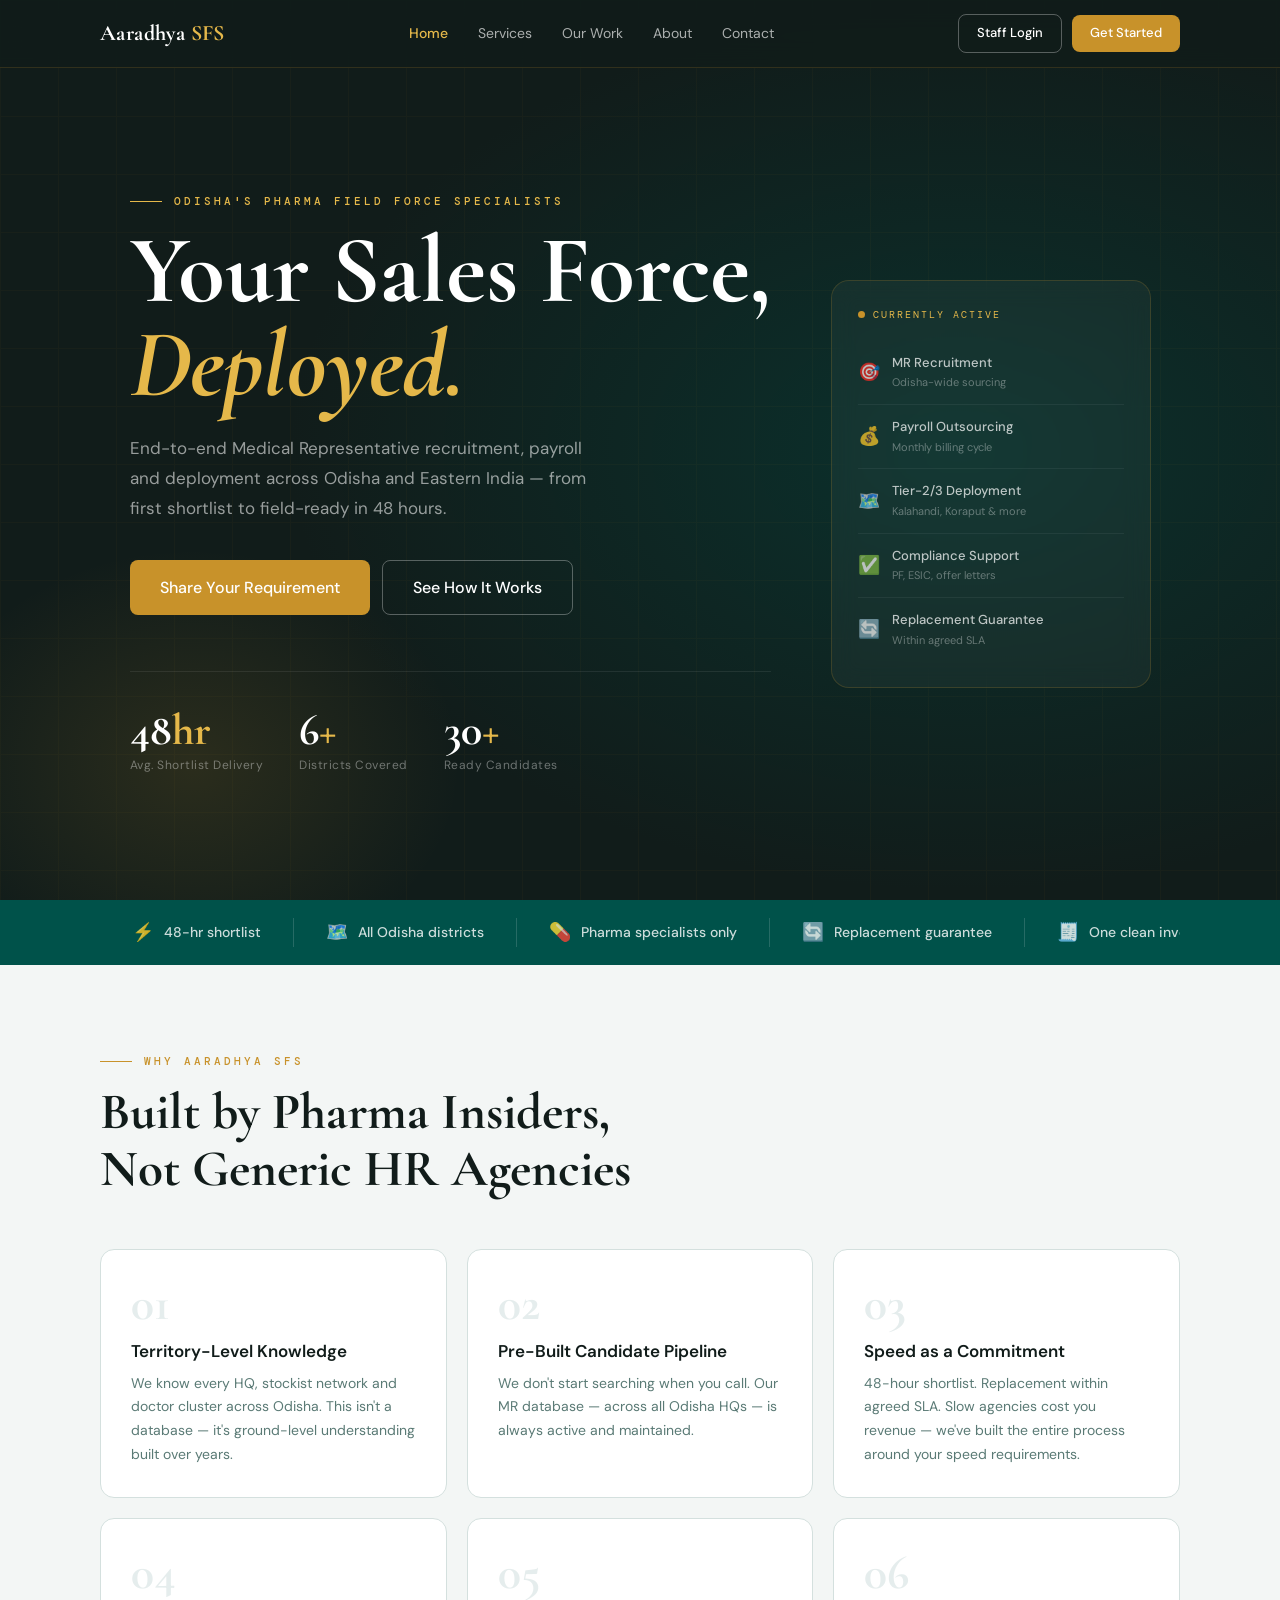
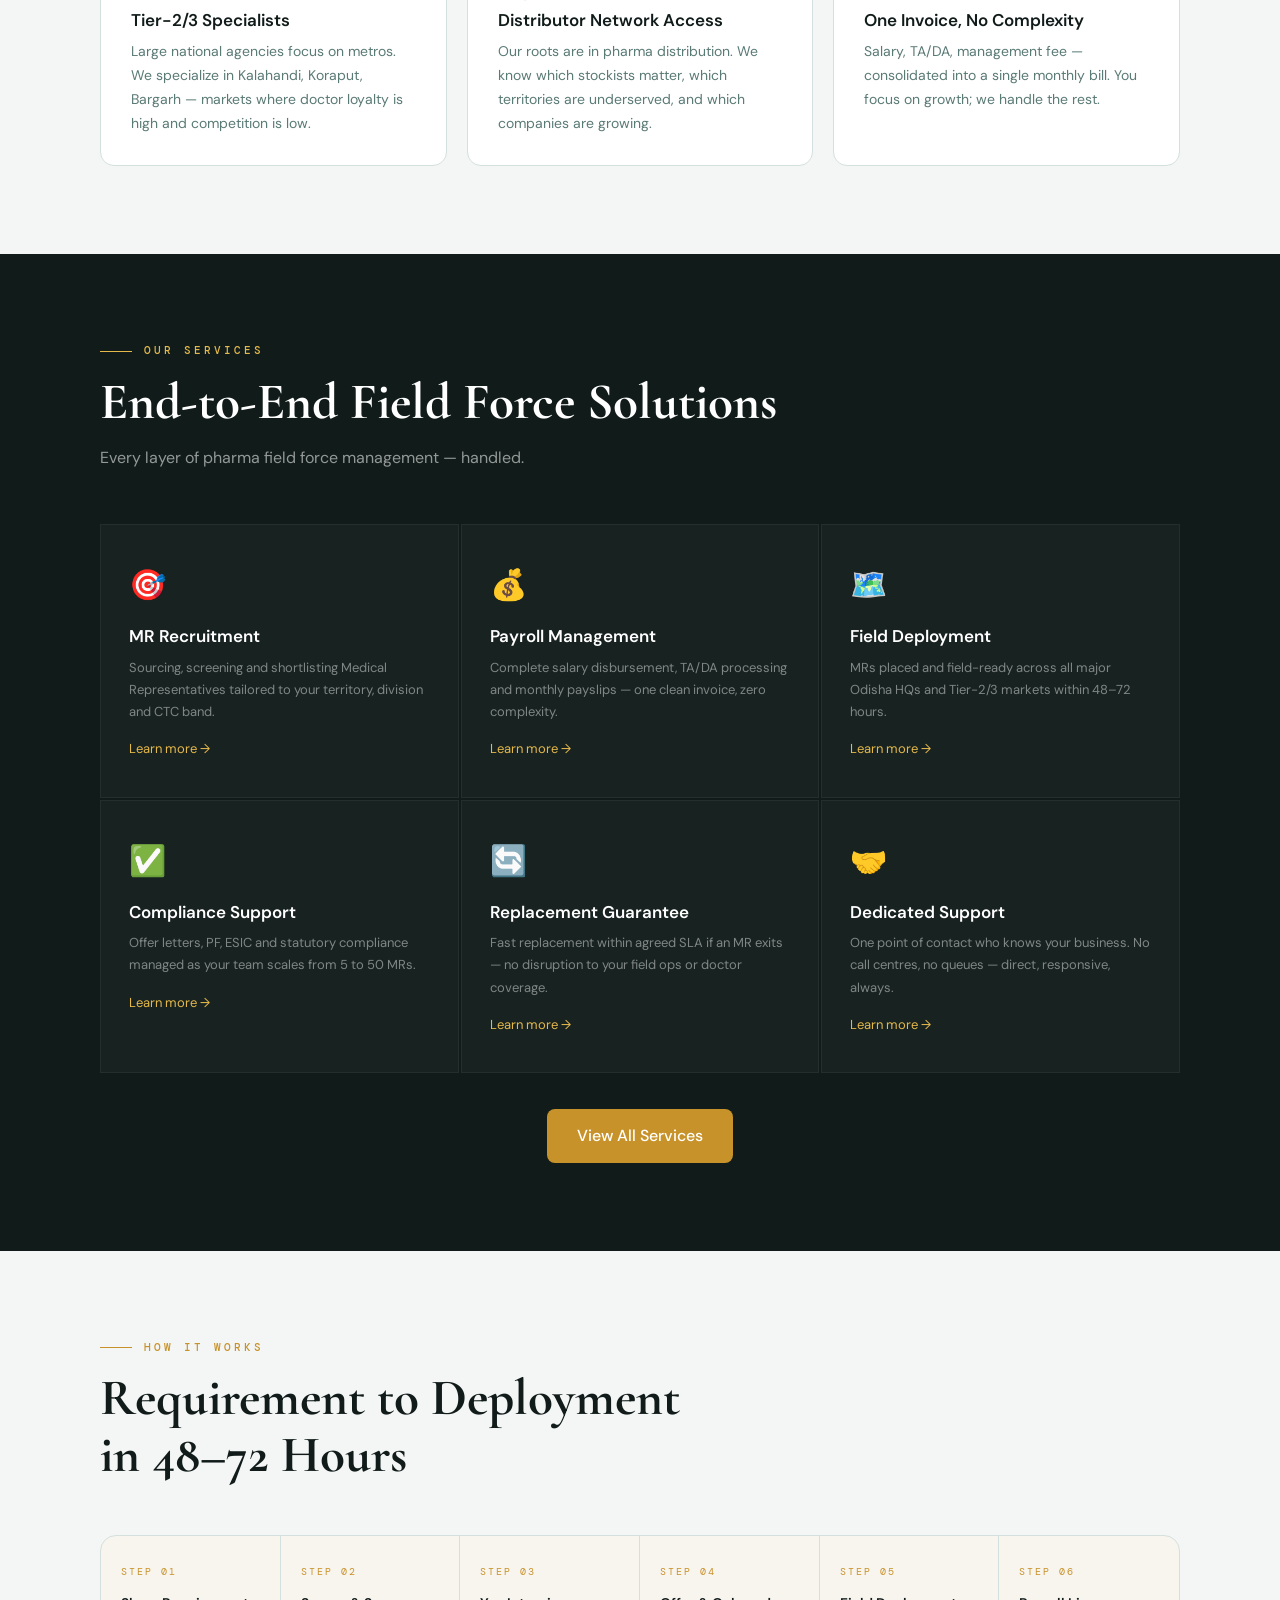
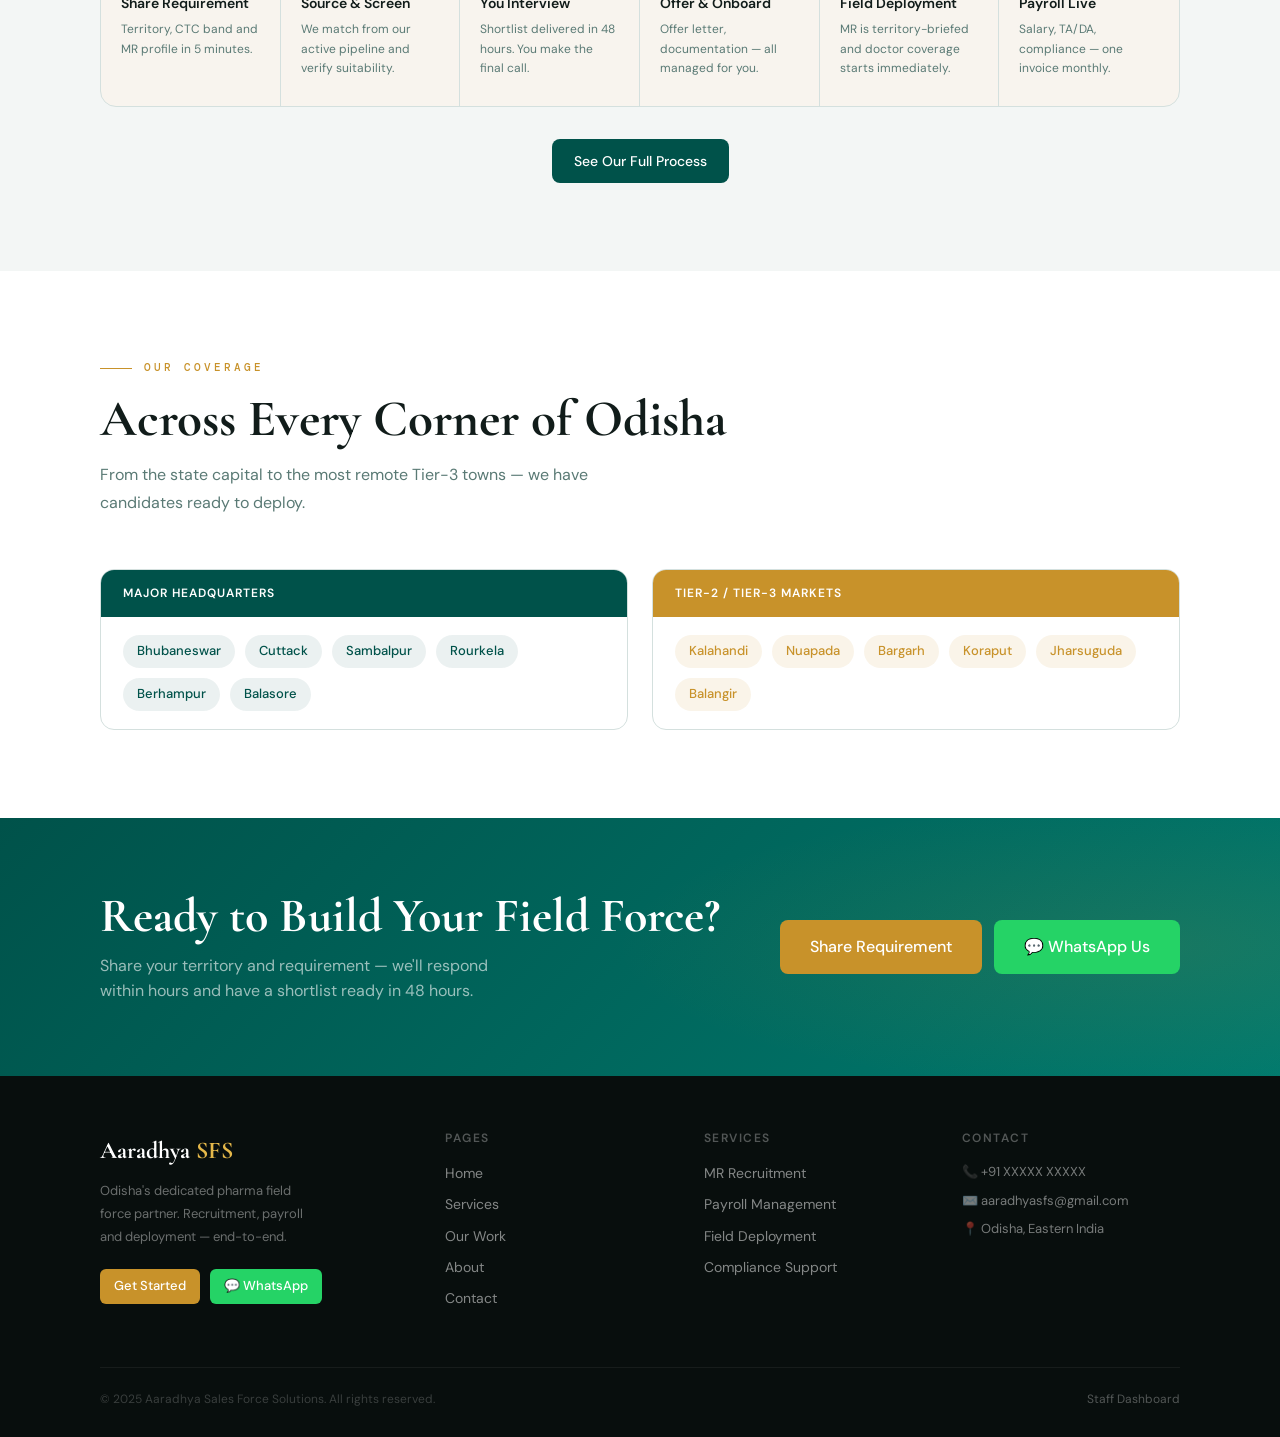
<file: index.html>
<!DOCTYPE html>
<html lang="en">
<head>
<meta charset="UTF-8">
<meta name="viewport" content="width=device-width, initial-scale=1.0">
<title>Aaradhya Sales Force Solutions — Pharma Field Force Partner, Odisha</title>
<meta name="description" content="End-to-end MR recruitment, payroll and deployment across Odisha and Eastern India. From shortlist to field-ready in 48 hours.">
<link rel="stylesheet" href="_shared.css">
<style>
/* ── HOME HERO ── */
.hero {
  min-height: 100vh; background: var(--dark);
  display: flex; align-items: center;
  position: relative; overflow: hidden;
  padding-top: var(--nav-h);
}
.hero-bg {
  position: absolute; inset: 0;
  background:
    radial-gradient(ellipse 75% 70% at 75% 50%, rgba(0,82,74,.38) 0%, transparent 70%),
    radial-gradient(ellipse 35% 40% at 15% 85%, rgba(200,146,42,.14) 0%, transparent 60%);
}
.hero-grid {
  position: absolute; inset: 0; opacity: .035;
  background-image: linear-gradient(var(--gold) 1px, transparent 1px),
                    linear-gradient(90deg, var(--gold) 1px, transparent 1px);
  background-size: 58px 58px;
}
.hero-inner {
  position: relative; z-index: 2;
  display: grid; grid-template-columns: 1fr 320px;
  gap: 60px; align-items: center; padding: 80px 0;
}
.hero-h1 {
  font-family: 'Cormorant Garamond', serif;
  font-size: clamp(52px, 7.5vw, 96px);
  font-weight: 700; color: #fff; line-height: .98;
}
.hero-h1 em { color: var(--gold-lt); font-style: italic; display: block; }
.hero-sub {
  font-size: 17px; color: rgba(255,255,255,.57); line-height: 1.75;
  max-width: 480px; margin: 22px 0 36px;
}
.hero-cta { display: flex; gap: 12px; flex-wrap: wrap; margin-bottom: 56px; }
.hero-stats { display: flex; gap: 36px; flex-wrap: wrap; padding-top: 36px; border-top: 1px solid rgba(255,255,255,.08); }
.stat-val { font-family: 'Cormorant Garamond', serif; font-size: 44px; font-weight: 700; color: #fff; line-height: 1; }
.stat-val span { color: var(--gold-lt); }
.stat-label { font-size: 12px; color: rgba(255,255,255,.38); margin-top: 4px; letter-spacing: .5px; }

/* live panel */
.hero-panel {
  background: rgba(255,255,255,.04); border: 1px solid rgba(200,146,42,.2);
  border-radius: 18px; padding: 26px; backdrop-filter: blur(12px);
}
.panel-head {
  font-family: 'DM Mono', monospace; font-size: 10px;
  color: var(--gold-lt); letter-spacing: 2px; margin-bottom: 18px;
  display: flex; align-items: center; gap: 8px;
}
.panel-dot { width: 7px; height: 7px; border-radius: 50%; background: var(--gold); animation: pulse 2s infinite; }
@keyframes pulse { 0%,100%{opacity:1;} 50%{opacity:.3;} }
.panel-item {
  display: flex; align-items: center; gap: 12px;
  padding: 12px 0; border-bottom: 1px solid rgba(255,255,255,.06);
  font-size: 13px; color: rgba(255,255,255,.72);
}
.panel-item:last-child { border-bottom: none; }
.panel-item-icon { font-size: 18px; flex-shrink: 0; }
.panel-item-label { font-weight: 500; }
.panel-item-sub { font-size: 11px; color: rgba(255,255,255,.35); margin-top: 1px; }

/* ── VALUE STRIP ── */
.value-strip { background: var(--teal); padding: 18px 0; }
.value-strip-inner { display: flex; gap: 0; overflow: hidden; }
.value-item {
  display: flex; align-items: center; gap: 10px;
  padding: 0 32px; border-right: 1px solid rgba(255,255,255,.15);
  flex-shrink: 0; font-size: 14px; color: rgba(255,255,255,.8); font-weight: 500;
}
.value-item:last-child { border-right: none; }
.value-item .vi-icon { font-size: 18px; }

/* ── WHY US ── */
.why-grid { display: grid; grid-template-columns: repeat(3, 1fr); gap: 20px; margin-top: 52px; }
.why-card {
  padding: 30px; border-radius: 14px; border: 1px solid var(--border); background: #fff;
  transition: transform .2s, box-shadow .2s;
}
.why-card:hover { transform: translateY(-4px); box-shadow: 0 16px 40px rgba(0,82,74,.1); }
.why-num {
  font-family: 'Cormorant Garamond', serif; font-size: 48px;
  font-weight: 700; color: rgba(0,82,74,.1); line-height: 1; margin-bottom: 14px;
}
.why-card h3 { font-size: 17px; font-weight: 600; margin-bottom: 10px; }
.why-card p { font-size: 14px; color: var(--muted); line-height: 1.7; }

/* ── SERVICES PREVIEW ── */
.services-section { background: var(--dark); }
.services-grid { display: grid; grid-template-columns: repeat(3, 1fr); gap: 2px; margin-top: 52px; }
.svc-tile {
  background: rgba(255,255,255,.03); padding: 36px 28px;
  border: 1px solid rgba(255,255,255,.05);
  transition: background .2s;
}
.svc-tile:hover { background: rgba(0,122,110,.15); }
.svc-icon { font-size: 30px; margin-bottom: 18px; }
.svc-tile h3 { font-size: 17px; font-weight: 600; color: #fff; margin-bottom: 10px; }
.svc-tile p { font-size: 13px; color: rgba(255,255,255,.45); line-height: 1.7; }
.svc-link { font-size: 13px; color: var(--gold-lt); margin-top: 16px; display: inline-flex; align-items: center; gap: 5px; transition: gap .15s; }
.svc-tile:hover .svc-link { gap: 8px; }

/* ── PROCESS STRIP ── */
.process-row { display: grid; grid-template-columns: repeat(6, 1fr); gap: 0; margin-top: 52px; background: var(--cream); border-radius: 16px; overflow: hidden; border: 1px solid var(--border); }
.proc-step { padding: 28px 20px; border-right: 1px solid var(--border); position: relative; }
.proc-step:last-child { border-right: none; }
.proc-num { font-family: 'DM Mono', monospace; font-size: 10px; color: var(--gold); letter-spacing: 2px; margin-bottom: 12px; }
.proc-title { font-size: 14px; font-weight: 600; margin-bottom: 6px; }
.proc-body { font-size: 12px; color: var(--muted); line-height: 1.6; }

/* ── CTA BAND ── */
.cta-band {
  background: linear-gradient(135deg, var(--teal) 0%, var(--teal-mid) 100%);
  padding: 72px 0; position: relative; overflow: hidden;
}
.cta-band::before {
  content: ''; position: absolute; inset: 0;
  background: radial-gradient(ellipse 60% 80% at 90% 50%, rgba(200,146,42,.12) 0%, transparent 70%);
}
.cta-inner { position: relative; z-index: 1; display: flex; align-items: center; justify-content: space-between; gap: 40px; flex-wrap: wrap; }
.cta-band h2 { font-family: 'Cormorant Garamond', serif; font-size: clamp(30px, 4vw, 48px); font-weight: 700; color: #fff; line-height: 1.1; }
.cta-band p { font-size: 16px; color: rgba(255,255,255,.6); margin-top: 10px; max-width: 400px; }
.cta-actions { display: flex; gap: 12px; flex-wrap: wrap; flex-shrink: 0; }

/* ── COVERAGE TEASER ── */
.cov-grid { display: grid; grid-template-columns: 1fr 1fr; gap: 24px; margin-top: 52px; }
.cov-box { border-radius: 14px; overflow: hidden; border: 1px solid var(--border); }
.cov-box-head { padding: 14px 22px; font-size: 12px; font-weight: 600; letter-spacing: 1px; text-transform: uppercase; }
.cov-pills { display: flex; flex-wrap: wrap; gap: 10px; padding: 18px 22px; }
.cov-pill { padding: 6px 14px; border-radius: 20px; font-size: 13px; font-weight: 500; }

@media(max-width:900px){
  .hero-inner{grid-template-columns:1fr;} .hero-panel{display:none;}
  .why-grid{grid-template-columns:1fr 1fr;}
  .services-grid{grid-template-columns:1fr 1fr;}
  .process-row{grid-template-columns:1fr 1fr;}
  .cov-grid{grid-template-columns:1fr;}
}
@media(max-width:600px){
  .why-grid{grid-template-columns:1fr;}
  .services-grid{grid-template-columns:1fr;}
  .process-row{grid-template-columns:1fr;}
  .value-strip-inner{flex-wrap:wrap;}
}
</style>
</head>
<body>
<script>window.ACTIVE_PAGE='index.html';</script>

<!-- HERO -->
<section class="hero">
  <div class="hero-bg"></div><div class="hero-grid"></div>
  <div class="container">
    <div class="hero-inner">
      <div>
        <div class="eyebrow light">Odisha's Pharma Field Force Specialists</div>
        <h1 class="hero-h1">Your Sales Force,<em>Deployed.</em></h1>
        <p class="hero-sub">End-to-end Medical Representative recruitment, payroll and deployment across Odisha and Eastern India — from first shortlist to field-ready in 48 hours.</p>
        <div class="hero-cta">
          <a href="contact.html" class="btn btn-gold btn-lg">Share Your Requirement</a>
          <a href="our-work.html" class="btn btn-outline-dark btn-lg">See How It Works</a>
        </div>
        <div class="hero-stats">
          <div><div class="stat-val">48<span>hr</span></div><div class="stat-label">Avg. Shortlist Delivery</div></div>
          <div><div class="stat-val">6<span>+</span></div><div class="stat-label">Districts Covered</div></div>
          <div><div class="stat-val">30<span>+</span></div><div class="stat-label">Ready Candidates</div></div>
        </div>
      </div>
      <div class="hero-panel">
        <div class="panel-head"><div class="panel-dot"></div>CURRENTLY ACTIVE</div>
        <div class="panel-item"><div class="panel-item-icon">🎯</div><div><div class="panel-item-label">MR Recruitment</div><div class="panel-item-sub">Odisha-wide sourcing</div></div></div>
        <div class="panel-item"><div class="panel-item-icon">💰</div><div><div class="panel-item-label">Payroll Outsourcing</div><div class="panel-item-sub">Monthly billing cycle</div></div></div>
        <div class="panel-item"><div class="panel-item-icon">🗺️</div><div><div class="panel-item-label">Tier-2/3 Deployment</div><div class="panel-item-sub">Kalahandi, Koraput & more</div></div></div>
        <div class="panel-item"><div class="panel-item-icon">✅</div><div><div class="panel-item-label">Compliance Support</div><div class="panel-item-sub">PF, ESIC, offer letters</div></div></div>
        <div class="panel-item"><div class="panel-item-icon">🔄</div><div><div class="panel-item-label">Replacement Guarantee</div><div class="panel-item-sub">Within agreed SLA</div></div></div>
      </div>
    </div>
  </div>
</section>

<!-- VALUE STRIP -->
<div class="value-strip">
  <div class="container">
    <div class="value-strip-inner">
      <div class="value-item"><span class="vi-icon">⚡</span> 48-hr shortlist</div>
      <div class="value-item"><span class="vi-icon">🗺️</span> All Odisha districts</div>
      <div class="value-item"><span class="vi-icon">💊</span> Pharma specialists only</div>
      <div class="value-item"><span class="vi-icon">🔄</span> Replacement guarantee</div>
      <div class="value-item"><span class="vi-icon">🧾</span> One clean invoice</div>
      <div class="value-item"><span class="vi-icon">🤝</span> Single point of contact</div>
    </div>
  </div>
</div>

<!-- WHY US -->
<section class="section" style="background:var(--page-bg)">
  <div class="container">
    <div class="eyebrow">Why Aaradhya SFS</div>
    <h2 class="section-title">Built by Pharma Insiders,<br>Not Generic HR Agencies</h2>
    <div class="why-grid">
      <div class="why-card"><div class="why-num">01</div><h3>Territory-Level Knowledge</h3><p>We know every HQ, stockist network and doctor cluster across Odisha. This isn't a database — it's ground-level understanding built over years.</p></div>
      <div class="why-card"><div class="why-num">02</div><h3>Pre-Built Candidate Pipeline</h3><p>We don't start searching when you call. Our MR database — across all Odisha HQs — is always active and maintained.</p></div>
      <div class="why-card"><div class="why-num">03</div><h3>Speed as a Commitment</h3><p>48-hour shortlist. Replacement within agreed SLA. Slow agencies cost you revenue — we've built the entire process around your speed requirements.</p></div>
      <div class="why-card"><div class="why-num">04</div><h3>Tier-2/3 Specialists</h3><p>Large national agencies focus on metros. We specialize in Kalahandi, Koraput, Bargarh — markets where doctor loyalty is high and competition is low.</p></div>
      <div class="why-card"><div class="why-num">05</div><h3>Distributor Network Access</h3><p>Our roots are in pharma distribution. We know which stockists matter, which territories are underserved, and which companies are growing.</p></div>
      <div class="why-card"><div class="why-num">06</div><h3>One Invoice, No Complexity</h3><p>Salary, TA/DA, management fee — consolidated into a single monthly bill. You focus on growth; we handle the rest.</p></div>
    </div>
  </div>
</section>

<!-- SERVICES PREVIEW -->
<section class="section services-section">
  <div class="container">
    <div class="eyebrow light">Our Services</div>
    <h2 class="section-title light">End-to-End Field Force Solutions</h2>
    <p class="section-sub light">Every layer of pharma field force management — handled.</p>
    <div class="services-grid">
      <div class="svc-tile"><div class="svc-icon">🎯</div><h3>MR Recruitment</h3><p>Sourcing, screening and shortlisting Medical Representatives tailored to your territory, division and CTC band.</p><a href="services.html#recruitment" class="svc-link">Learn more →</a></div>
      <div class="svc-tile"><div class="svc-icon">💰</div><h3>Payroll Management</h3><p>Complete salary disbursement, TA/DA processing and monthly payslips — one clean invoice, zero complexity.</p><a href="services.html#payroll" class="svc-link">Learn more →</a></div>
      <div class="svc-tile"><div class="svc-icon">🗺️</div><h3>Field Deployment</h3><p>MRs placed and field-ready across all major Odisha HQs and Tier-2/3 markets within 48–72 hours.</p><a href="services.html#deployment" class="svc-link">Learn more →</a></div>
      <div class="svc-tile"><div class="svc-icon">✅</div><h3>Compliance Support</h3><p>Offer letters, PF, ESIC and statutory compliance managed as your team scales from 5 to 50 MRs.</p><a href="services.html#compliance" class="svc-link">Learn more →</a></div>
      <div class="svc-tile"><div class="svc-icon">🔄</div><h3>Replacement Guarantee</h3><p>Fast replacement within agreed SLA if an MR exits — no disruption to your field ops or doctor coverage.</p><a href="services.html#replacement" class="svc-link">Learn more →</a></div>
      <div class="svc-tile"><div class="svc-icon">🤝</div><h3>Dedicated Support</h3><p>One point of contact who knows your business. No call centres, no queues — direct, responsive, always.</p><a href="services.html#support" class="svc-link">Learn more →</a></div>
    </div>
    <div style="margin-top:36px;text-align:center"><a href="services.html" class="btn btn-gold btn-lg">View All Services</a></div>
  </div>
</section>

<!-- PROCESS -->
<section class="section" style="background:var(--page-bg)">
  <div class="container">
    <div class="eyebrow">How It Works</div>
    <h2 class="section-title">Requirement to Deployment<br>in 48–72 Hours</h2>
    <div class="process-row">
      <div class="proc-step"><div class="proc-num">STEP 01</div><div class="proc-title">Share Requirement</div><div class="proc-body">Territory, CTC band and MR profile in 5 minutes.</div></div>
      <div class="proc-step"><div class="proc-num">STEP 02</div><div class="proc-title">Source & Screen</div><div class="proc-body">We match from our active pipeline and verify suitability.</div></div>
      <div class="proc-step"><div class="proc-num">STEP 03</div><div class="proc-title">You Interview</div><div class="proc-body">Shortlist delivered in 48 hours. You make the final call.</div></div>
      <div class="proc-step"><div class="proc-num">STEP 04</div><div class="proc-title">Offer & Onboard</div><div class="proc-body">Offer letter, documentation — all managed for you.</div></div>
      <div class="proc-step"><div class="proc-num">STEP 05</div><div class="proc-title">Field Deployment</div><div class="proc-body">MR is territory-briefed and doctor coverage starts immediately.</div></div>
      <div class="proc-step"><div class="proc-num">STEP 06</div><div class="proc-title">Payroll Live</div><div class="proc-body">Salary, TA/DA, compliance — one invoice monthly.</div></div>
    </div>
    <div style="margin-top:32px;text-align:center"><a href="our-work.html" class="btn btn-primary">See Our Full Process</a></div>
  </div>
</section>

<!-- COVERAGE TEASER -->
<section class="section">
  <div class="container">
    <div class="eyebrow">Our Coverage</div>
    <h2 class="section-title">Across Every Corner of Odisha</h2>
    <p class="section-sub">From the state capital to the most remote Tier-3 towns — we have candidates ready to deploy.</p>
    <div class="cov-grid">
      <div class="cov-box">
        <div class="cov-box-head" style="background:var(--teal);color:#fff">Major Headquarters</div>
        <div class="cov-pills">
          <span class="cov-pill" style="background:rgba(0,82,74,.08);color:var(--teal)">Bhubaneswar</span>
          <span class="cov-pill" style="background:rgba(0,82,74,.08);color:var(--teal)">Cuttack</span>
          <span class="cov-pill" style="background:rgba(0,82,74,.08);color:var(--teal)">Sambalpur</span>
          <span class="cov-pill" style="background:rgba(0,82,74,.08);color:var(--teal)">Rourkela</span>
          <span class="cov-pill" style="background:rgba(0,82,74,.08);color:var(--teal)">Berhampur</span>
          <span class="cov-pill" style="background:rgba(0,82,74,.08);color:var(--teal)">Balasore</span>
        </div>
      </div>
      <div class="cov-box">
        <div class="cov-box-head" style="background:var(--gold);color:#fff">Tier-2 / Tier-3 Markets</div>
        <div class="cov-pills">
          <span class="cov-pill" style="background:rgba(200,146,42,.1);color:var(--gold)">Kalahandi</span>
          <span class="cov-pill" style="background:rgba(200,146,42,.1);color:var(--gold)">Nuapada</span>
          <span class="cov-pill" style="background:rgba(200,146,42,.1);color:var(--gold)">Bargarh</span>
          <span class="cov-pill" style="background:rgba(200,146,42,.1);color:var(--gold)">Koraput</span>
          <span class="cov-pill" style="background:rgba(200,146,42,.1);color:var(--gold)">Jharsuguda</span>
          <span class="cov-pill" style="background:rgba(200,146,42,.1);color:var(--gold)">Balangir</span>
        </div>
      </div>
    </div>
  </div>
</section>

<!-- CTA BAND -->
<div class="cta-band">
  <div class="container">
    <div class="cta-inner">
      <div>
        <h2>Ready to Build Your Field Force?</h2>
        <p>Share your territory and requirement — we'll respond within hours and have a shortlist ready in 48 hours.</p>
      </div>
      <div class="cta-actions">
        <a href="contact.html" class="btn btn-gold btn-lg">Share Requirement</a>
        <a href="https://wa.me/91XXXXXXXXXX" target="_blank" class="btn btn-wa btn-lg">💬 WhatsApp Us</a>
      </div>
    </div>
  </div>
</div>

<script src="_layout.js"></script>
</body>
</html>
</file>
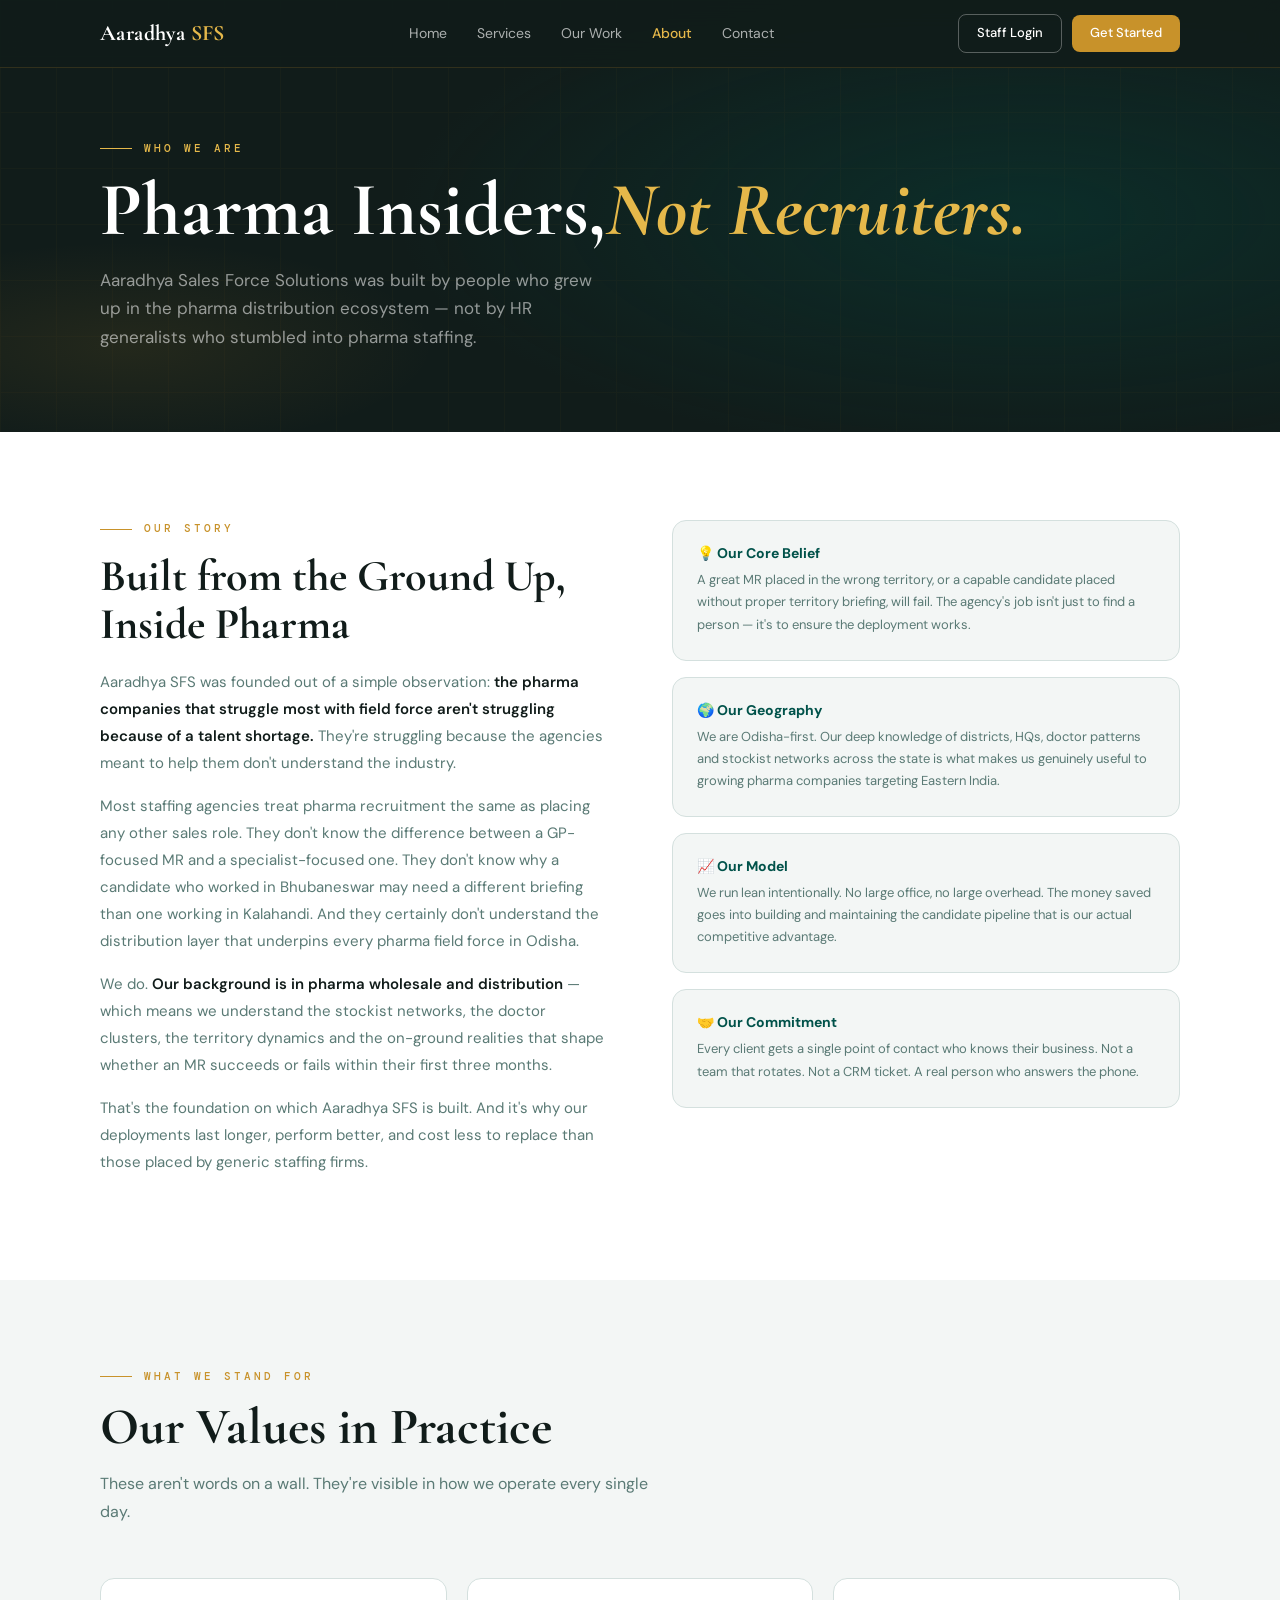
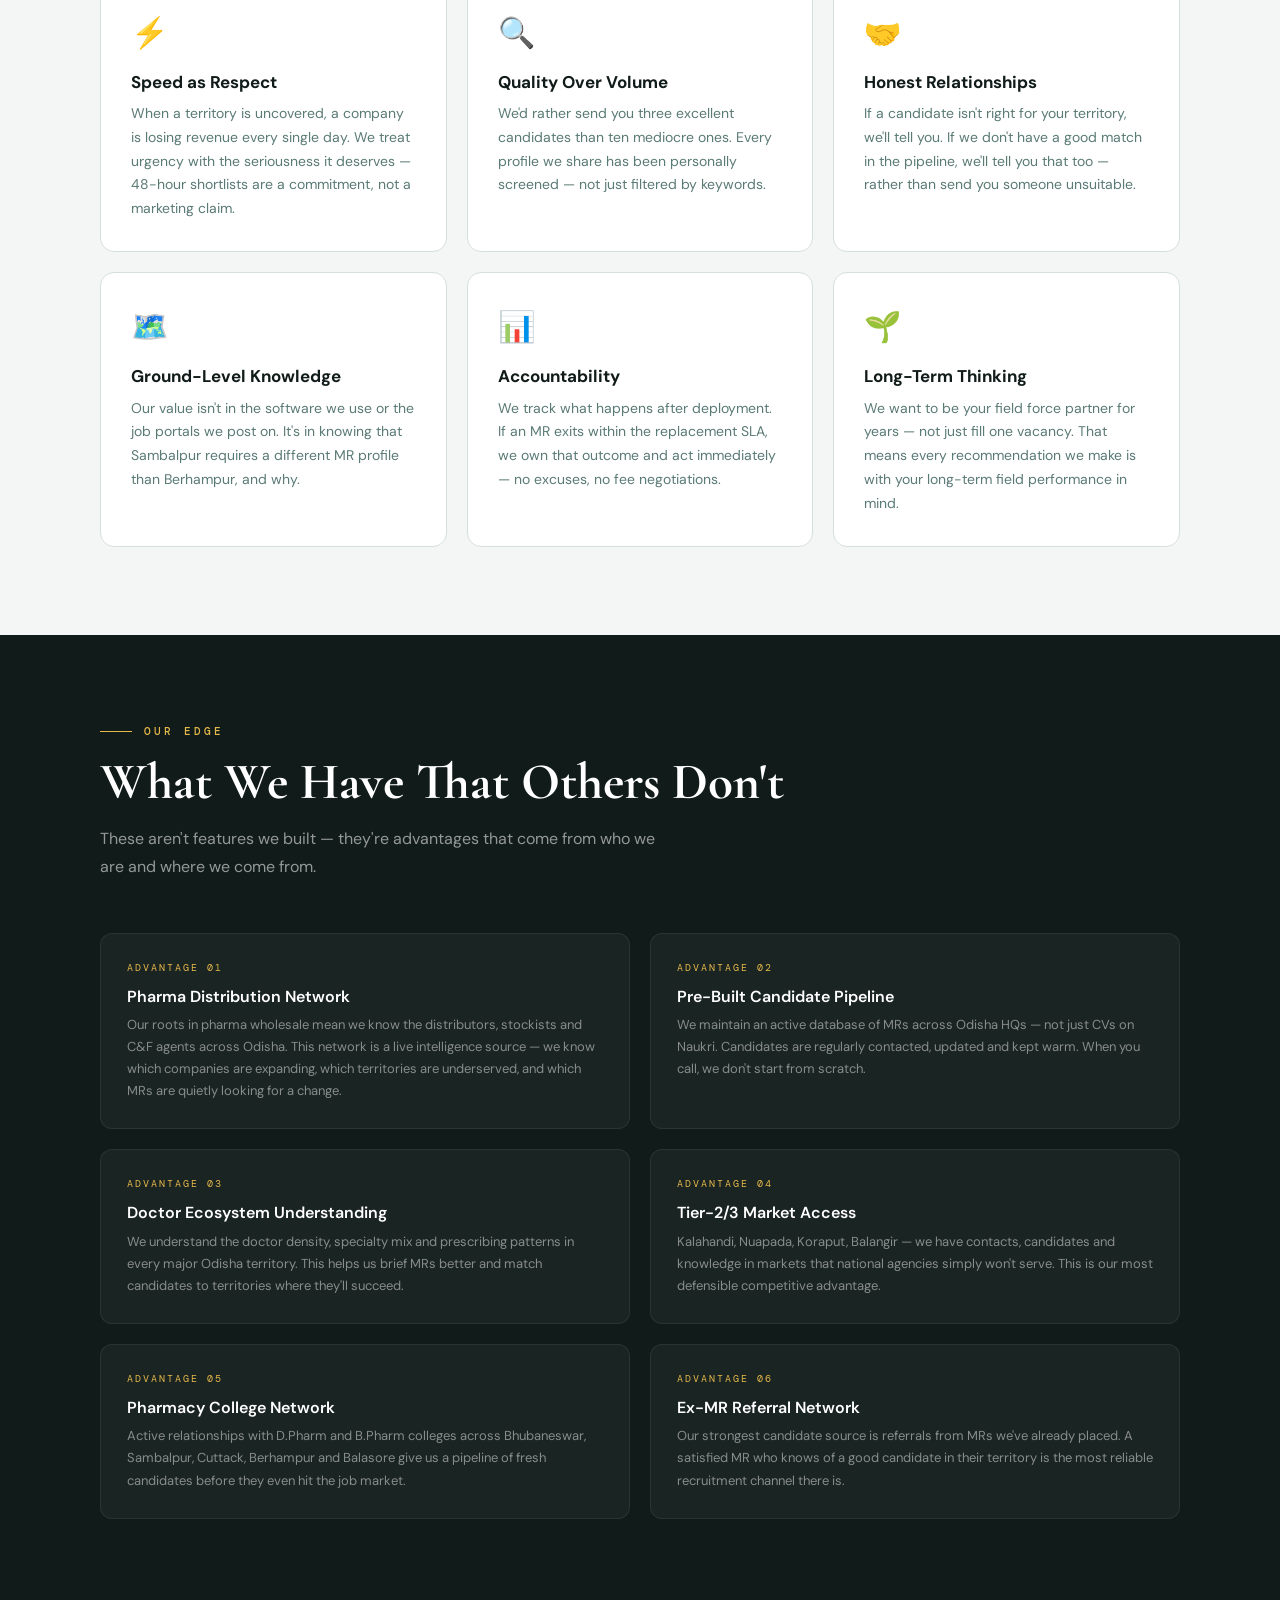
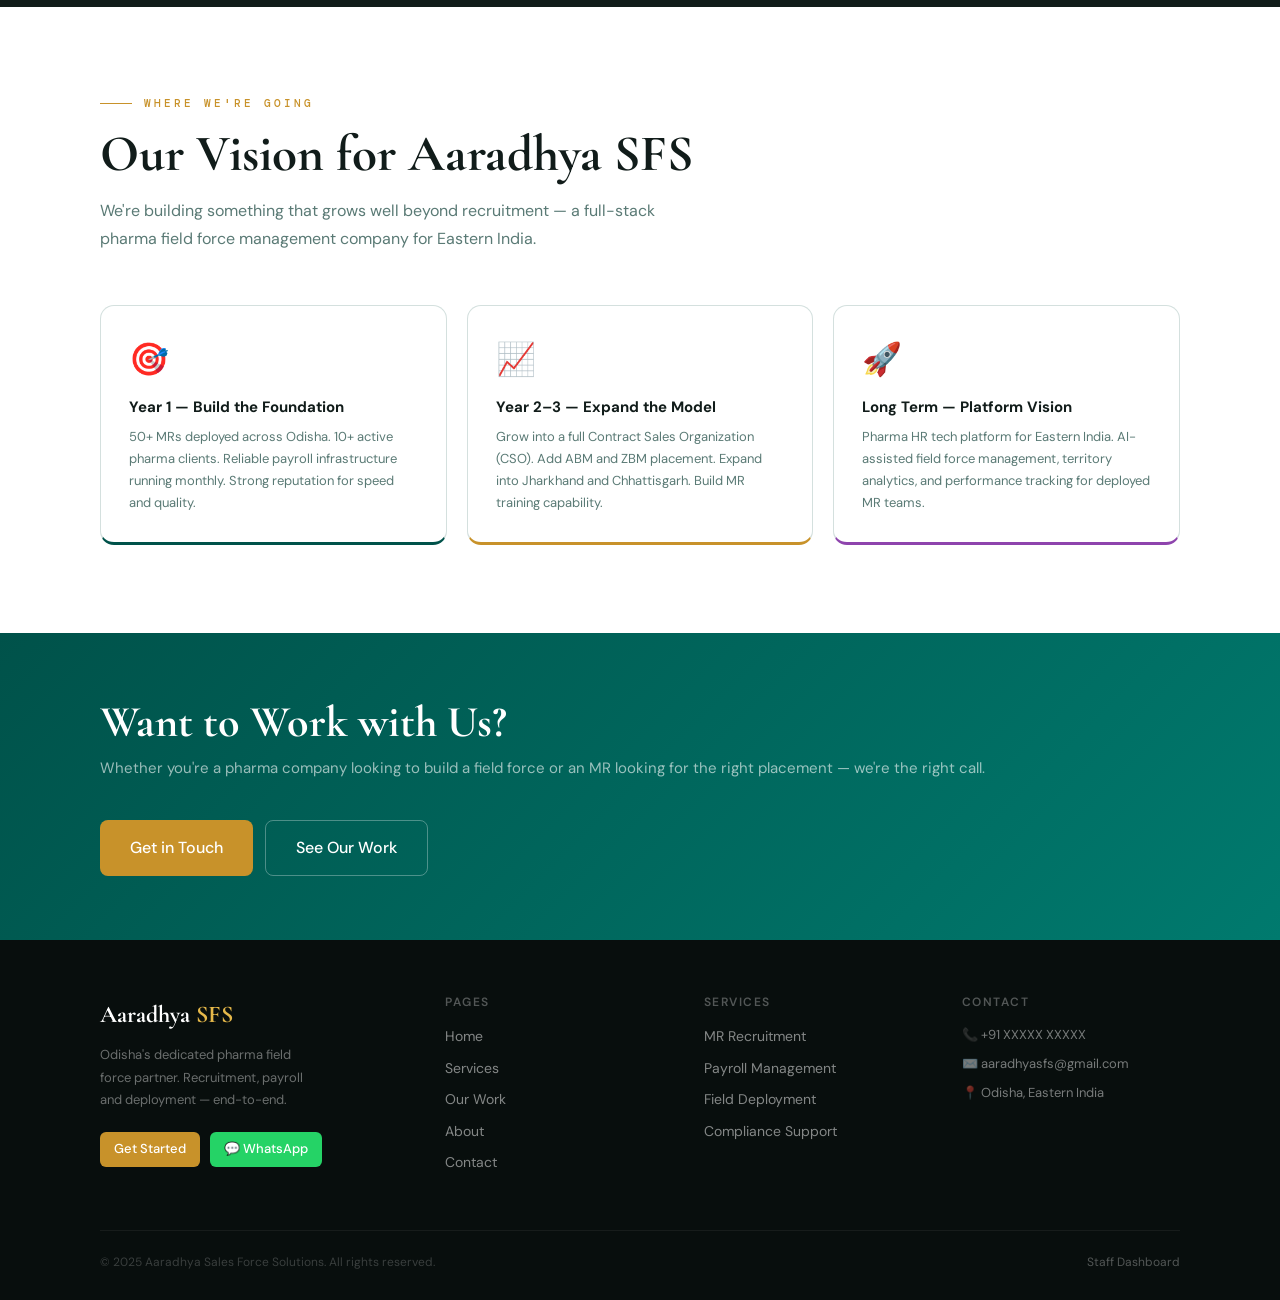
<file: about.html>
<!DOCTYPE html>
<html lang="en">
<head>
<meta charset="UTF-8"><meta name="viewport" content="width=device-width,initial-scale=1.0">
<title>About Us — Aaradhya Sales Force Solutions</title>
<link rel="stylesheet" href="_shared.css">
<style>
.about-story { display: grid; grid-template-columns: 1fr 1fr; gap: 64px; align-items: start; }
.story-text h2 { font-family: 'Cormorant Garamond',serif; font-size: clamp(28px,3.5vw,44px); font-weight: 700; margin-bottom: 20px; line-height: 1.1; }
.story-text p { font-size: 15px; color: var(--muted); line-height: 1.8; margin-bottom: 16px; }
.story-text p strong { color: var(--dark); font-weight: 600; }
.story-aside { display: flex; flex-direction: column; gap: 16px; }
.aside-card { background: var(--page-bg); border-radius: 14px; border: 1px solid var(--border); padding: 24px; }
.aside-card h4 { font-size: 14px; font-weight: 700; color: var(--teal); margin-bottom: 8px; }
.aside-card p { font-size: 13px; color: var(--muted); line-height: 1.7; }

/* VALUES */
.values-grid { display: grid; grid-template-columns: repeat(3,1fr); gap: 20px; margin-top: 52px; }
.value-card { padding: 30px; background: #fff; border-radius: 14px; border: 1px solid var(--border); transition: transform .2s, box-shadow .2s; }
.value-card:hover { transform: translateY(-4px); box-shadow: 0 16px 40px rgba(0,82,74,.1); }
.value-icon { font-size: 30px; margin-bottom: 16px; }
.value-card h3 { font-size: 17px; font-weight: 700; margin-bottom: 10px; }
.value-card p { font-size: 14px; color: var(--muted); line-height: 1.7; }

/* ADVANTAGES */
.adv-section { background: var(--dark); }
.adv-grid { display: grid; grid-template-columns: 1fr 1fr; gap: 20px; margin-top: 52px; }
.adv-item { background: rgba(255,255,255,.04); border: 1px solid rgba(255,255,255,.07); border-radius: 12px; padding: 26px; transition: background .2s; }
.adv-item:hover { background: rgba(0,122,110,.15); }
.adv-item h3 { font-size: 16px; font-weight: 600; color: #fff; margin-bottom: 8px; }
.adv-item p { font-size: 13px; color: rgba(255,255,255,.48); line-height: 1.7; }
.adv-num { font-family: 'DM Mono',monospace; font-size: 10px; color: var(--gold-lt); letter-spacing: 2px; margin-bottom: 12px; }

/* VISION */
.vision-row { display: grid; grid-template-columns: 1fr 1fr 1fr; gap: 20px; margin-top: 52px; }
.vision-card { border-radius: 14px; border: 1px solid var(--border); padding: 28px; background: #fff; }
.vision-card .vc-icon { font-size: 32px; margin-bottom: 14px; }
.vision-card h3 { font-size: 15px; font-weight: 700; margin-bottom: 10px; }
.vision-card p { font-size: 13px; color: var(--muted); line-height: 1.7; }
.vision-head { border-bottom: 3px solid var(--teal); }
.vision-mid { border-bottom: 3px solid var(--gold); }
.vision-far { border-bottom: 3px solid #8E44AD; }

.cta-band{background:linear-gradient(135deg,var(--teal),var(--teal-mid));padding:64px 0;}
.cta-inner{display:flex;align-items:center;justify-content:space-between;gap:40px;flex-wrap:wrap;}
.cta-band h2{font-family:'Cormorant Garamond',serif;font-size:clamp(28px,4vw,44px);font-weight:700;color:#fff;}
.cta-band p{font-size:15px;color:rgba(255,255,255,.6);margin-top:8px;}
.cta-actions{display:flex;gap:12px;flex-wrap:wrap;flex-shrink:0;}

@media(max-width:900px){
  .about-story{grid-template-columns:1fr;gap:36px;}
  .values-grid{grid-template-columns:1fr 1fr;}
  .adv-grid{grid-template-columns:1fr;}
  .vision-row{grid-template-columns:1fr;}
}
@media(max-width:600px){.values-grid{grid-template-columns:1fr;}}
</style>
</head>
<body>
<script>window.ACTIVE_PAGE='about.html';</script>

<div class="page-hero">
  <div class="page-hero-bg"></div><div class="page-hero-grid"></div>
  <div class="container page-hero-content">
    <div class="eyebrow light">Who We Are</div>
    <h1>Pharma Insiders,<em>Not Recruiters.</em></h1>
    <p>Aaradhya Sales Force Solutions was built by people who grew up in the pharma distribution ecosystem — not by HR generalists who stumbled into pharma staffing.</p>
  </div>
</div>

<!-- STORY -->
<section class="section">
<div class="container">
  <div class="about-story">
    <div class="story-text">
      <div class="eyebrow">Our Story</div>
      <h2>Built from the Ground Up, Inside Pharma</h2>
      <p>Aaradhya SFS was founded out of a simple observation: <strong>the pharma companies that struggle most with field force aren't struggling because of a talent shortage.</strong> They're struggling because the agencies meant to help them don't understand the industry.</p>
      <p>Most staffing agencies treat pharma recruitment the same as placing any other sales role. They don't know the difference between a GP-focused MR and a specialist-focused one. They don't know why a candidate who worked in Bhubaneswar may need a different briefing than one working in Kalahandi. And they certainly don't understand the distribution layer that underpins every pharma field force in Odisha.</p>
      <p>We do. <strong>Our background is in pharma wholesale and distribution</strong> — which means we understand the stockist networks, the doctor clusters, the territory dynamics and the on-ground realities that shape whether an MR succeeds or fails within their first three months.</p>
      <p>That's the foundation on which Aaradhya SFS is built. And it's why our deployments last longer, perform better, and cost less to replace than those placed by generic staffing firms.</p>
    </div>
    <div class="story-aside">
      <div class="aside-card">
        <h4>💡 Our Core Belief</h4>
        <p>A great MR placed in the wrong territory, or a capable candidate placed without proper territory briefing, will fail. The agency's job isn't just to find a person — it's to ensure the deployment works.</p>
      </div>
      <div class="aside-card">
        <h4>🌍 Our Geography</h4>
        <p>We are Odisha-first. Our deep knowledge of districts, HQs, doctor patterns and stockist networks across the state is what makes us genuinely useful to growing pharma companies targeting Eastern India.</p>
      </div>
      <div class="aside-card">
        <h4>📈 Our Model</h4>
        <p>We run lean intentionally. No large office, no large overhead. The money saved goes into building and maintaining the candidate pipeline that is our actual competitive advantage.</p>
      </div>
      <div class="aside-card">
        <h4>🤝 Our Commitment</h4>
        <p>Every client gets a single point of contact who knows their business. Not a team that rotates. Not a CRM ticket. A real person who answers the phone.</p>
      </div>
    </div>
  </div>
</div>
</section>

<!-- VALUES -->
<section class="section" style="background:var(--page-bg)">
<div class="container">
  <div class="eyebrow">What We Stand For</div>
  <h2 class="section-title">Our Values in Practice</h2>
  <p class="section-sub">These aren't words on a wall. They're visible in how we operate every single day.</p>
  <div class="values-grid">
    <div class="value-card"><div class="value-icon">⚡</div><h3>Speed as Respect</h3><p>When a territory is uncovered, a company is losing revenue every single day. We treat urgency with the seriousness it deserves — 48-hour shortlists are a commitment, not a marketing claim.</p></div>
    <div class="value-card"><div class="value-icon">🔍</div><h3>Quality Over Volume</h3><p>We'd rather send you three excellent candidates than ten mediocre ones. Every profile we share has been personally screened — not just filtered by keywords.</p></div>
    <div class="value-card"><div class="value-icon">🤝</div><h3>Honest Relationships</h3><p>If a candidate isn't right for your territory, we'll tell you. If we don't have a good match in the pipeline, we'll tell you that too — rather than send you someone unsuitable.</p></div>
    <div class="value-card"><div class="value-icon">🗺️</div><h3>Ground-Level Knowledge</h3><p>Our value isn't in the software we use or the job portals we post on. It's in knowing that Sambalpur requires a different MR profile than Berhampur, and why.</p></div>
    <div class="value-card"><div class="value-icon">📊</div><h3>Accountability</h3><p>We track what happens after deployment. If an MR exits within the replacement SLA, we own that outcome and act immediately — no excuses, no fee negotiations.</p></div>
    <div class="value-card"><div class="value-icon">🌱</div><h3>Long-Term Thinking</h3><p>We want to be your field force partner for years — not just fill one vacancy. That means every recommendation we make is with your long-term field performance in mind.</p></div>
  </div>
</div>
</section>

<!-- ADVANTAGES -->
<section class="section adv-section">
<div class="container">
  <div class="eyebrow light">Our Edge</div>
  <h2 class="section-title light">What We Have That Others Don't</h2>
  <p class="section-sub light">These aren't features we built — they're advantages that come from who we are and where we come from.</p>
  <div class="adv-grid">
    <div class="adv-item"><div class="adv-num">ADVANTAGE 01</div><h3>Pharma Distribution Network</h3><p>Our roots in pharma wholesale mean we know the distributors, stockists and C&F agents across Odisha. This network is a live intelligence source — we know which companies are expanding, which territories are underserved, and which MRs are quietly looking for a change.</p></div>
    <div class="adv-item"><div class="adv-num">ADVANTAGE 02</div><h3>Pre-Built Candidate Pipeline</h3><p>We maintain an active database of MRs across Odisha HQs — not just CVs on Naukri. Candidates are regularly contacted, updated and kept warm. When you call, we don't start from scratch.</p></div>
    <div class="adv-item"><div class="adv-num">ADVANTAGE 03</div><h3>Doctor Ecosystem Understanding</h3><p>We understand the doctor density, specialty mix and prescribing patterns in every major Odisha territory. This helps us brief MRs better and match candidates to territories where they'll succeed.</p></div>
    <div class="adv-item"><div class="adv-num">ADVANTAGE 04</div><h3>Tier-2/3 Market Access</h3><p>Kalahandi, Nuapada, Koraput, Balangir — we have contacts, candidates and knowledge in markets that national agencies simply won't serve. This is our most defensible competitive advantage.</p></div>
    <div class="adv-item"><div class="adv-num">ADVANTAGE 05</div><h3>Pharmacy College Network</h3><p>Active relationships with D.Pharm and B.Pharm colleges across Bhubaneswar, Sambalpur, Cuttack, Berhampur and Balasore give us a pipeline of fresh candidates before they even hit the job market.</p></div>
    <div class="adv-item"><div class="adv-num">ADVANTAGE 06</div><h3>Ex-MR Referral Network</h3><p>Our strongest candidate source is referrals from MRs we've already placed. A satisfied MR who knows of a good candidate in their territory is the most reliable recruitment channel there is.</p></div>
  </div>
</div>
</section>

<!-- VISION -->
<section class="section">
<div class="container">
  <div class="eyebrow">Where We're Going</div>
  <h2 class="section-title">Our Vision for Aaradhya SFS</h2>
  <p class="section-sub">We're building something that grows well beyond recruitment — a full-stack pharma field force management company for Eastern India.</p>
  <div class="vision-row">
    <div class="vision-card vision-head">
      <div class="vc-icon">🎯</div>
      <h3>Year 1 — Build the Foundation</h3>
      <p>50+ MRs deployed across Odisha. 10+ active pharma clients. Reliable payroll infrastructure running monthly. Strong reputation for speed and quality.</p>
    </div>
    <div class="vision-card vision-mid">
      <div class="vc-icon">📈</div>
      <h3>Year 2–3 — Expand the Model</h3>
      <p>Grow into a full Contract Sales Organization (CSO). Add ABM and ZBM placement. Expand into Jharkhand and Chhattisgarh. Build MR training capability.</p>
    </div>
    <div class="vision-card vision-far">
      <div class="vc-icon">🚀</div>
      <h3>Long Term — Platform Vision</h3>
      <p>Pharma HR tech platform for Eastern India. AI-assisted field force management, territory analytics, and performance tracking for deployed MR teams.</p>
    </div>
  </div>
</div>
</section>

<!-- CTA -->
<div class="cta-band">
  <div class="container">
    <div class="cta-inner">
      <div><h2>Want to Work with Us?</h2><p>Whether you're a pharma company looking to build a field force or an MR looking for the right placement — we're the right call.</p></div>
      <div class="cta-actions">
        <a href="contact.html" class="btn btn-gold btn-lg">Get in Touch</a>
        <a href="our-work.html" class="btn btn-outline-dark btn-lg">See Our Work</a>
      </div>
    </div>
  </div>
</div>

<script src="_layout.js"></script>
</body></html>
</file>
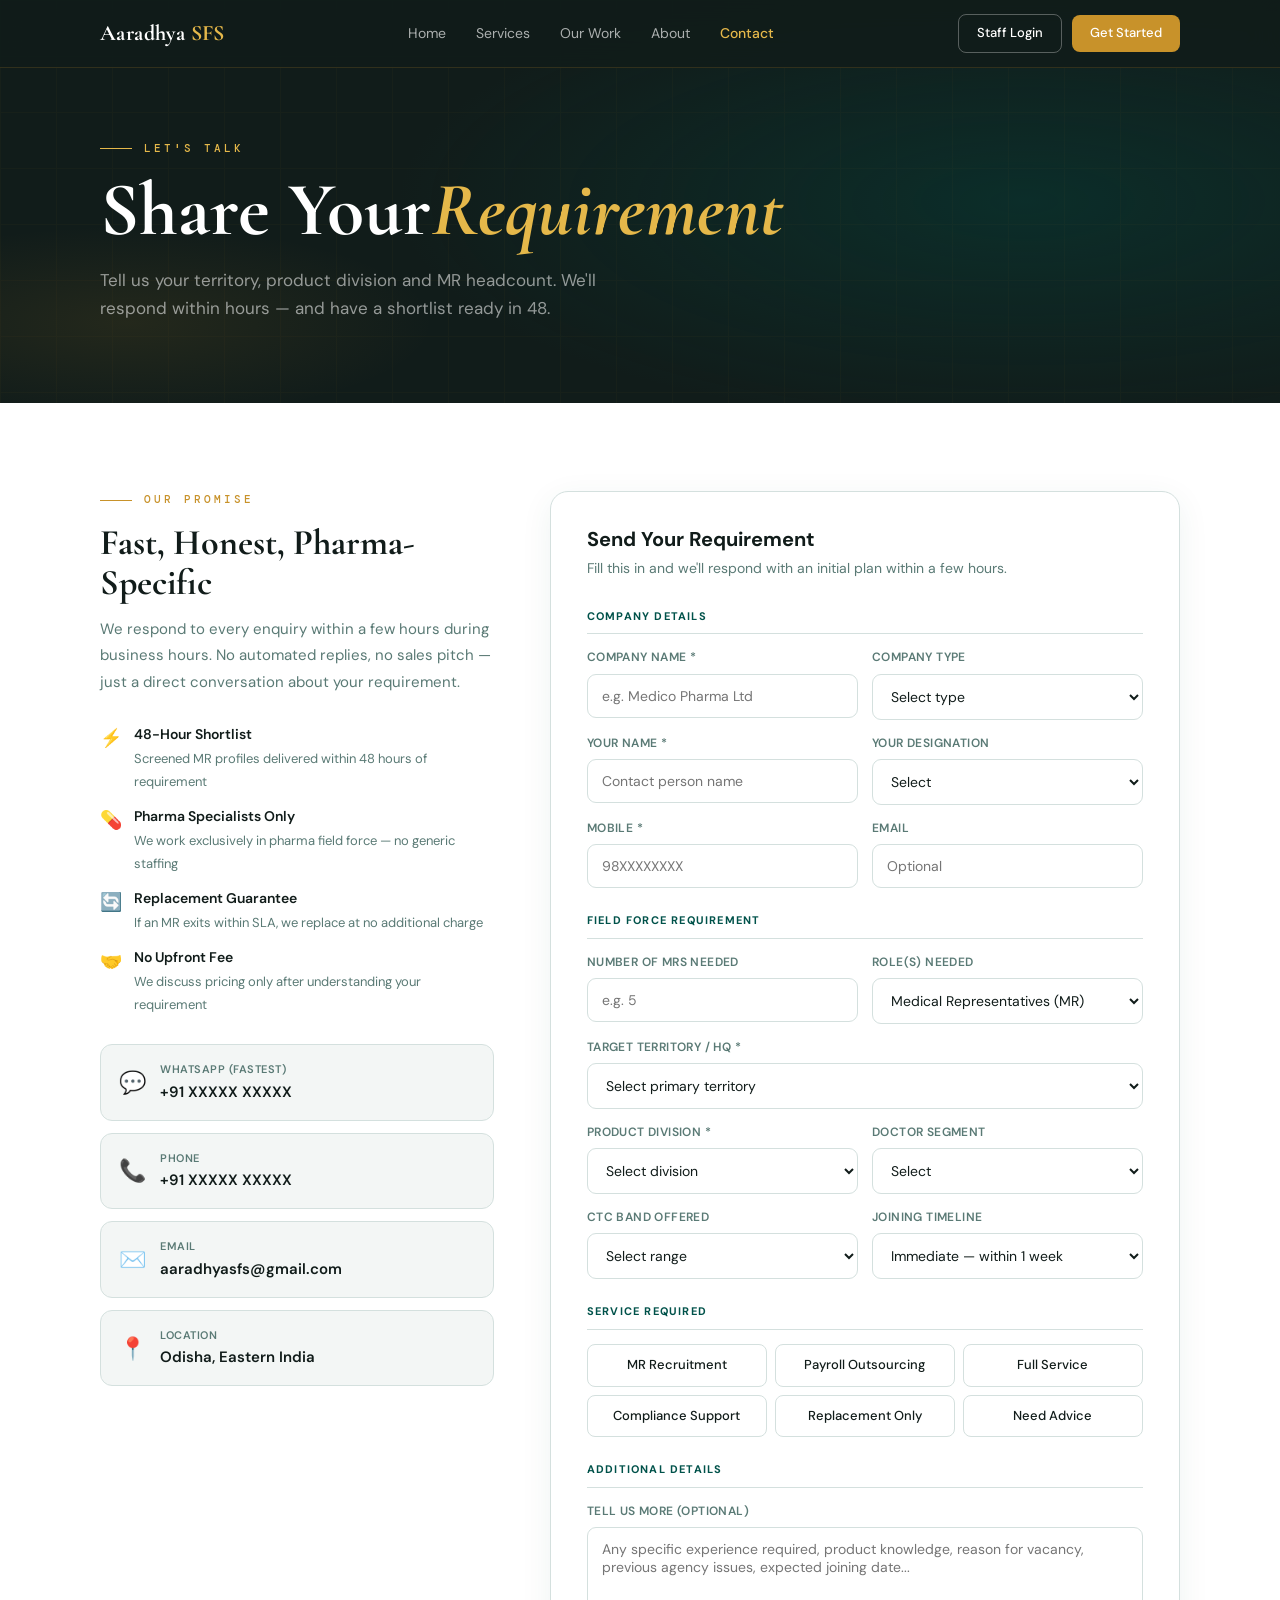
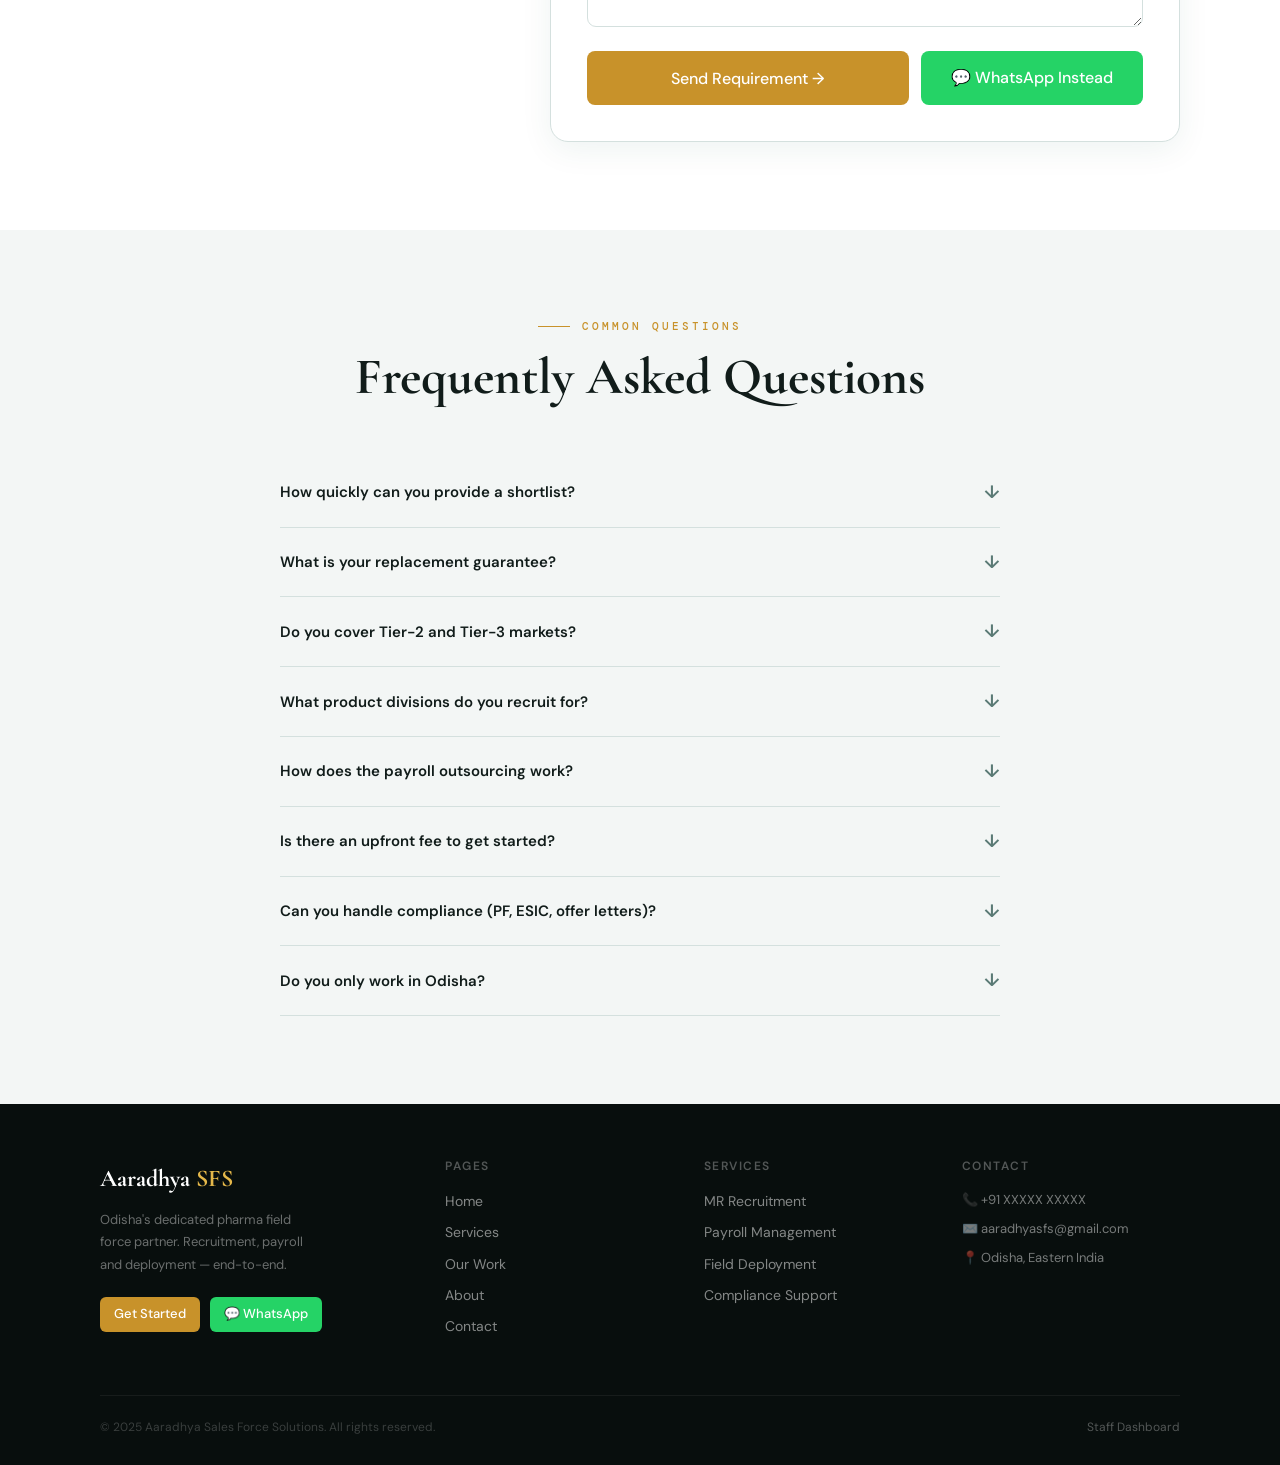
<file: contact.html>
<!DOCTYPE html>
<html lang="en">
<head>
<meta charset="UTF-8"><meta name="viewport" content="width=device-width,initial-scale=1.0">
<title>Contact Us — Aaradhya Sales Force Solutions</title>
<link rel="stylesheet" href="_shared.css">
<style>
.contact-layout { display: grid; grid-template-columns: 1fr 1.6fr; gap: 56px; align-items: start; }
.contact-info { position: sticky; top: calc(var(--nav-h) + 32px); }
.contact-info h2 { font-family: 'Cormorant Garamond',serif; font-size: 36px; font-weight: 700; line-height: 1.1; margin-bottom: 14px; }
.contact-info p { font-size: 15px; color: var(--muted); line-height: 1.75; margin-bottom: 28px; }
.contact-promise { display: flex; align-items: flex-start; gap: 12px; margin-bottom: 12px; font-size: 14px; }
.cp-icon { font-size: 18px; flex-shrink: 0; margin-top: 1px; }
.cp-text strong { display: block; font-weight: 600; margin-bottom: 2px; }
.cp-text span { font-size: 13px; color: var(--muted); }
.contact-channels { display: flex; flex-direction: column; gap: 12px; margin-top: 28px; }
.channel-card { background: var(--page-bg); border-radius: 12px; border: 1px solid var(--border); padding: 16px 18px; display: flex; align-items: center; gap: 14px; transition: border-color .15s, box-shadow .15s; }
.channel-card:hover { border-color: var(--teal); box-shadow: 0 4px 16px rgba(0,82,74,.1); }
.ch-icon { font-size: 22px; flex-shrink: 0; }
.ch-label { font-size: 11px; font-weight: 600; color: var(--muted); text-transform: uppercase; letter-spacing: .5px; }
.ch-val { font-size: 15px; font-weight: 600; color: var(--dark); margin-top: 1px; }

/* FORM */
.form-card { background: #fff; border-radius: 18px; border: 1px solid var(--border); padding: 36px; box-shadow: 0 8px 32px rgba(0,82,74,.07); }
.form-card h3 { font-size: 20px; font-weight: 700; margin-bottom: 6px; }
.form-card .form-sub { font-size: 14px; color: var(--muted); margin-bottom: 28px; }
.form-section-title { font-size: 11px; font-weight: 700; color: var(--teal); letter-spacing: 1.2px; text-transform: uppercase; margin-bottom: 14px; padding-bottom: 8px; border-bottom: 1px solid var(--border); }
.form-block { margin-bottom: 24px; }
.char-select { display: grid; grid-template-columns: repeat(auto-fill, minmax(140px,1fr)); gap: 8px; }
.char-opt { border: 1.5px solid var(--border); border-radius: 8px; padding: 10px 12px; font-size: 13px; cursor: pointer; transition: all .15s; text-align: center; font-weight: 500; background: #fff; }
.char-opt:hover { border-color: var(--teal); color: var(--teal); background: rgba(0,82,74,.04); }
.char-opt.selected { border-color: var(--teal); background: rgba(0,82,74,.08); color: var(--teal); }
.submit-row { display: flex; gap: 12px; margin-top: 8px; flex-wrap: wrap; }
.success-msg { display: none; background: #E6F4F0; border: 1px solid var(--success); border-radius: 10px; padding: 16px 20px; color: var(--success); font-size: 14px; font-weight: 500; align-items: center; gap: 10px; margin-top: 12px; }
.success-msg.show { display: flex; }

/* FAQ */
.faq-list { display: flex; flex-direction: column; gap: 0; max-width: 720px; margin: 52px auto 0; }
.faq-item { border-bottom: 1px solid var(--border); }
.faq-q { display: flex; align-items: center; justify-content: space-between; padding: 20px 0; cursor: pointer; font-size: 15px; font-weight: 600; gap: 16px; }
.faq-q:hover { color: var(--teal); }
.faq-arrow { font-size: 18px; color: var(--muted); transition: transform .2s; flex-shrink: 0; }
.faq-item.open .faq-arrow { transform: rotate(180deg); }
.faq-a { display: none; font-size: 14px; color: var(--muted); line-height: 1.75; padding-bottom: 20px; }
.faq-item.open .faq-a { display: block; }

@media(max-width:900px){
  .contact-layout{grid-template-columns:1fr;}
  .contact-info{position:static;}
}
</style>
</head>
<body>
<script>window.ACTIVE_PAGE='contact.html';</script>

<div class="page-hero">
  <div class="page-hero-bg"></div><div class="page-hero-grid"></div>
  <div class="container page-hero-content">
    <div class="eyebrow light">Let's Talk</div>
    <h1>Share Your<em>Requirement</em></h1>
    <p>Tell us your territory, product division and MR headcount. We'll respond within hours — and have a shortlist ready in 48.</p>
  </div>
</div>

<section class="section">
<div class="container">
  <div class="contact-layout">

    <!-- LEFT: INFO -->
    <div class="contact-info">
      <div class="eyebrow">Our Promise</div>
      <h2>Fast, Honest, Pharma-Specific</h2>
      <p>We respond to every enquiry within a few hours during business hours. No automated replies, no sales pitch — just a direct conversation about your requirement.</p>
      <div class="contact-promise">
        <div class="cp-icon">⚡</div>
        <div class="cp-text"><strong>48-Hour Shortlist</strong><span>Screened MR profiles delivered within 48 hours of requirement</span></div>
      </div>
      <div class="contact-promise">
        <div class="cp-icon">💊</div>
        <div class="cp-text"><strong>Pharma Specialists Only</strong><span>We work exclusively in pharma field force — no generic staffing</span></div>
      </div>
      <div class="contact-promise">
        <div class="cp-icon">🔄</div>
        <div class="cp-text"><strong>Replacement Guarantee</strong><span>If an MR exits within SLA, we replace at no additional charge</span></div>
      </div>
      <div class="contact-promise">
        <div class="cp-icon">🤝</div>
        <div class="cp-text"><strong>No Upfront Fee</strong><span>We discuss pricing only after understanding your requirement</span></div>
      </div>
      <div class="contact-channels">
        <a href="https://wa.me/91XXXXXXXXXX" target="_blank" class="channel-card" style="text-decoration:none">
          <div class="ch-icon">💬</div><div><div class="ch-label">WhatsApp (Fastest)</div><div class="ch-val">+91 XXXXX XXXXX</div></div>
        </a>
        <div class="channel-card">
          <div class="ch-icon">📞</div><div><div class="ch-label">Phone</div><div class="ch-val">+91 XXXXX XXXXX</div></div>
        </div>
        <div class="channel-card">
          <div class="ch-icon">✉️</div><div><div class="ch-label">Email</div><div class="ch-val">aaradhyasfs@gmail.com</div></div>
        </div>
        <div class="channel-card">
          <div class="ch-icon">📍</div><div><div class="ch-label">Location</div><div class="ch-val">Odisha, Eastern India</div></div>
        </div>
      </div>
    </div>

    <!-- RIGHT: FORM -->
    <div class="form-card">
      <h3>Send Your Requirement</h3>
      <p class="form-sub">Fill this in and we'll respond with an initial plan within a few hours.</p>

      <form id="contactForm" onsubmit="submitForm(event)">
        <!-- Company -->
        <div class="form-block">
          <div class="form-section-title">Company Details</div>
          <div class="form-grid" style="gap:14px">
            <div class="fg"><label>Company Name *</label><input id="f-company" required placeholder="e.g. Medico Pharma Ltd"></div>
            <div class="fg"><label>Company Type</label>
              <select id="f-cotype">
                <option value="">Select type</option>
                <option>Generic Pharma</option><option>Ethical / Branded</option>
                <option>Ayurvedic / Herbal</option><option>OTC / Consumer Health</option>
                <option>PCD / Franchise</option><option>Nutraceutical</option>
                <option>Oncology Specialist</option><option>Multinational (MNC)</option>
              </select>
            </div>
            <div class="fg"><label>Your Name *</label><input id="f-name" required placeholder="Contact person name"></div>
            <div class="fg"><label>Your Designation</label>
              <select id="f-desig">
                <option value="">Select</option>
                <option>HR Manager</option><option>National Sales Manager (NSM)</option>
                <option>Regional Sales Manager (RSM)</option><option>Area Sales Manager (ASM)</option>
                <option>Director / Owner</option><option>MD / CEO</option><option>Other</option>
              </select>
            </div>
            <div class="fg"><label>Mobile *</label><input id="f-mobile" type="tel" required placeholder="98XXXXXXXX"></div>
            <div class="fg"><label>Email</label><input id="f-email" type="email" placeholder="Optional"></div>
          </div>
        </div>

        <!-- Requirement -->
        <div class="form-block">
          <div class="form-section-title">Field Force Requirement</div>
          <div class="form-grid" style="gap:14px">
            <div class="fg"><label>Number of MRs Needed</label><input id="f-count" type="number" min="1" placeholder="e.g. 5"></div>
            <div class="fg"><label>Role(s) Needed</label>
              <select id="f-role">
                <option>Medical Representatives (MR)</option>
                <option>Senior MRs</option>
                <option>Area Business Managers (ABM)</option>
                <option>Mixed Roles (MR + ABM)</option>
                <option>PSR / DSR</option>
                <option>Not sure yet</option>
              </select>
            </div>
            <div class="fg span2"><label>Target Territory / HQ *</label>
              <select id="f-territory" required>
                <option value="">Select primary territory</option>
                <optgroup label="Major HQs">
                  <option>Bhubaneswar</option><option>Cuttack</option><option>Sambalpur</option>
                  <option>Rourkela</option><option>Berhampur</option><option>Balasore</option>
                </optgroup>
                <optgroup label="Tier-2 / Tier-3">
                  <option>Kalahandi</option><option>Nuapada</option><option>Bargarh</option>
                  <option>Koraput</option><option>Jharsuguda</option><option>Balangir</option>
                </optgroup>
                <option>Multiple territories</option><option>Pan-Odisha</option>
              </select>
            </div>
            <div class="fg"><label>Product Division *</label>
              <select id="f-division" required>
                <option value="">Select division</option>
                <option>Allopathy / Ethical</option><option>Generic Pharma</option>
                <option>Ayurvedic / Herbal</option><option>OTC / Consumer Health</option>
                <option>Oncology</option><option>Cardiology</option><option>Diabetology</option>
                <option>Dermatology</option><option>Gynaecology</option><option>Paediatrics</option>
                <option>Orthopaedics</option><option>Neurology</option><option>Gastroenterology</option>
                <option>PCD / Franchise</option><option>Multiple / Other</option>
              </select>
            </div>
            <div class="fg"><label>Doctor Segment</label>
              <select id="f-docseg">
                <option value="">Select</option>
                <option>General Physicians (GPs)</option><option>Specialists Only</option>
                <option>Mixed (GPs + Specialists)</option><option>Hospital / Institution</option>
                <option>Chemist-focused</option>
              </select>
            </div>
            <div class="fg"><label>CTC Band Offered</label>
              <select id="f-ctc">
                <option value="">Select range</option>
                <option>₹12,000 – ₹15,000 / month</option><option>₹15,000 – ₹18,000 / month</option>
                <option>₹18,000 – ₹22,000 / month</option><option>₹22,000 – ₹28,000 / month</option>
                <option>₹28,000 – ₹35,000 / month</option><option>₹35,000+ / month</option>
              </select>
            </div>
            <div class="fg"><label>Joining Timeline</label>
              <select id="f-timeline">
                <option>Immediate — within 1 week</option><option>Within 15 days</option>
                <option>Within 1 month</option><option>Flexible</option>
              </select>
            </div>
          </div>
        </div>

        <!-- Service -->
        <div class="form-block">
          <div class="form-section-title">Service Required</div>
          <div class="char-select" id="service-opts">
            <div class="char-opt" onclick="toggleService(this)">MR Recruitment</div>
            <div class="char-opt" onclick="toggleService(this)">Payroll Outsourcing</div>
            <div class="char-opt" onclick="toggleService(this)">Full Service</div>
            <div class="char-opt" onclick="toggleService(this)">Compliance Support</div>
            <div class="char-opt" onclick="toggleService(this)">Replacement Only</div>
            <div class="char-opt" onclick="toggleService(this)">Need Advice</div>
          </div>
        </div>

        <!-- Notes -->
        <div class="form-block">
          <div class="form-section-title">Additional Details</div>
          <div class="fg span2">
            <label>Tell us more (optional)</label>
            <textarea id="f-notes" placeholder="Any specific experience required, product knowledge, reason for vacancy, previous agency issues, expected joining date..."></textarea>
          </div>
        </div>

        <div class="submit-row">
          <button type="submit" class="btn btn-gold btn-lg" style="flex:1;justify-content:center">Send Requirement →</button>
          <a href="https://wa.me/91XXXXXXXXXX" target="_blank" class="btn btn-wa btn-lg">💬 WhatsApp Instead</a>
        </div>
        <div class="success-msg" id="success-msg">
          ✅ Your requirement has been sent! We'll get back to you within a few hours.
        </div>
      </form>
    </div>

  </div>
</div>
</section>

<!-- FAQ -->
<section class="section" style="background:var(--page-bg)">
<div class="container text-center">
  <div class="eyebrow" style="justify-content:center">Common Questions</div>
  <h2 class="section-title">Frequently Asked Questions</h2>
  <div class="faq-list">
    <div class="faq-item">
      <div class="faq-q" onclick="toggleFAQ(this)">How quickly can you provide a shortlist? <span class="faq-arrow">↓</span></div>
      <div class="faq-a">Our standard SLA is 48 hours from when we receive your full requirement — territory, CTC band, division and joining timeline. For urgent requirements with immediate joining, we can often deliver a shortlist within 24 hours depending on the HQ and division.</div>
    </div>
    <div class="faq-item">
      <div class="faq-q" onclick="toggleFAQ(this)">What is your replacement guarantee? <span class="faq-arrow">↓</span></div>
      <div class="faq-a">If an MR we place exits within the replacement SLA period (typically 60–90 days, agreed upfront), we source a replacement at no additional recruitment fee. The replacement shortlist is delivered within 5–7 working days of the exit being confirmed.</div>
    </div>
    <div class="faq-item">
      <div class="faq-q" onclick="toggleFAQ(this)">Do you cover Tier-2 and Tier-3 markets? <span class="faq-arrow">↓</span></div>
      <div class="faq-a">Yes — and this is one of our strongest capabilities. We have active candidate pipelines in Kalahandi, Nuapada, Bargarh, Koraput, Jharsuguda and Balangir. Most national staffing agencies won't deploy here profitably. We specialize in exactly these markets.</div>
    </div>
    <div class="faq-item">
      <div class="faq-q" onclick="toggleFAQ(this)">What product divisions do you recruit for? <span class="faq-arrow">↓</span></div>
      <div class="faq-a">We recruit for all major divisions: Allopathy/Ethical, Generic, Ayurvedic/Herbal, OTC, Cardiology, Diabetology, Dermatology, Gynaecology, Paediatrics, Orthopaedics, Neurology, Oncology, Gastroenterology and PCD/Franchise. Our candidate database is tagged by division for accurate matching.</div>
    </div>
    <div class="faq-item">
      <div class="faq-q" onclick="toggleFAQ(this)">How does the payroll outsourcing work? <span class="faq-arrow">↓</span></div>
      <div class="faq-a">You pay us one consolidated invoice monthly — covering MR salary, TA/DA and our management fee. We disburse salary directly to MR bank accounts, generate payslips, and handle all related paperwork. GST applies only on our management fee, not the full billing amount.</div>
    </div>
    <div class="faq-item">
      <div class="faq-q" onclick="toggleFAQ(this)">Is there an upfront fee to get started? <span class="faq-arrow">↓</span></div>
      <div class="faq-a">No upfront fee. We discuss our pricing structure only after understanding your requirement. For recruitment, our fee is typically charged upon successful joining of the candidate. For payroll outsourcing, billing begins from the first month of deployment.</div>
    </div>
    <div class="faq-item">
      <div class="faq-q" onclick="toggleFAQ(this)">Can you handle compliance (PF, ESIC, offer letters)? <span class="faq-arrow">↓</span></div>
      <div class="faq-a">Yes. We provide offer letters and appointment documents from day one. PF and ESIC compliance is added as your MR headcount scales — typically from 20+ employees. We work with CA support for statutory filings.</div>
    </div>
    <div class="faq-item">
      <div class="faq-q" onclick="toggleFAQ(this)">Do you only work in Odisha? <span class="faq-arrow">↓</span></div>
      <div class="faq-a">Our primary focus and deepest knowledge is Odisha. However, we can support deployments in neighbouring states — Jharkhand, Chhattisgarh and West Bengal — for clients with multi-state requirements. Contact us and we'll be honest about our coverage in your target area.</div>
    </div>
  </div>
</div>
</section>

<script>
function toggleService(el){el.classList.toggle('selected');}
function toggleFAQ(el){
  const item=el.parentElement;
  item.classList.toggle('open');
}
function submitForm(e){
  e.preventDefault();
  const services=[...document.querySelectorAll('.char-opt.selected')].map(o=>o.textContent).join(', ');
  const data={
    company:document.getElementById('f-company').value,
    cotype:document.getElementById('f-cotype').value,
    name:document.getElementById('f-name').value,
    desig:document.getElementById('f-desig').value,
    mobile:document.getElementById('f-mobile').value,
    email:document.getElementById('f-email').value,
    count:document.getElementById('f-count').value,
    role:document.getElementById('f-role').value,
    territory:document.getElementById('f-territory').value,
    division:document.getElementById('f-division').value,
    docseg:document.getElementById('f-docseg').value,
    ctc:document.getElementById('f-ctc').value,
    timeline:document.getElementById('f-timeline').value,
    services:services||'Not specified',
    notes:document.getElementById('f-notes').value,
  };
  const msg=`*New Requirement — Aaradhya SFS*

*Company:* ${data.company} (${data.cotype||'—'})
*Contact:* ${data.name} | ${data.desig||'—'}
*Mobile:* ${data.mobile}
*Email:* ${data.email||'—'}

*Requirement:*
• MRs Needed: ${data.count||'—'}
• Role: ${data.role}
• Territory: ${data.territory}
• Division: ${data.division}
• Doctor Segment: ${data.docseg||'—'}
• CTC Band: ${data.ctc||'—'}
• Joining: ${data.timeline}

*Services Needed:* ${data.services}
*Notes:* ${data.notes||'—'}`;

  window.open(`https://wa.me/91XXXXXXXXXX?text=${encodeURIComponent(msg)}`,'_blank');
  document.getElementById('success-msg').classList.add('show');
  document.getElementById('contactForm').reset();
  document.querySelectorAll('.char-opt').forEach(o=>o.classList.remove('selected'));
}
</script>
<script src="_layout.js"></script>
</body></html>
</file>
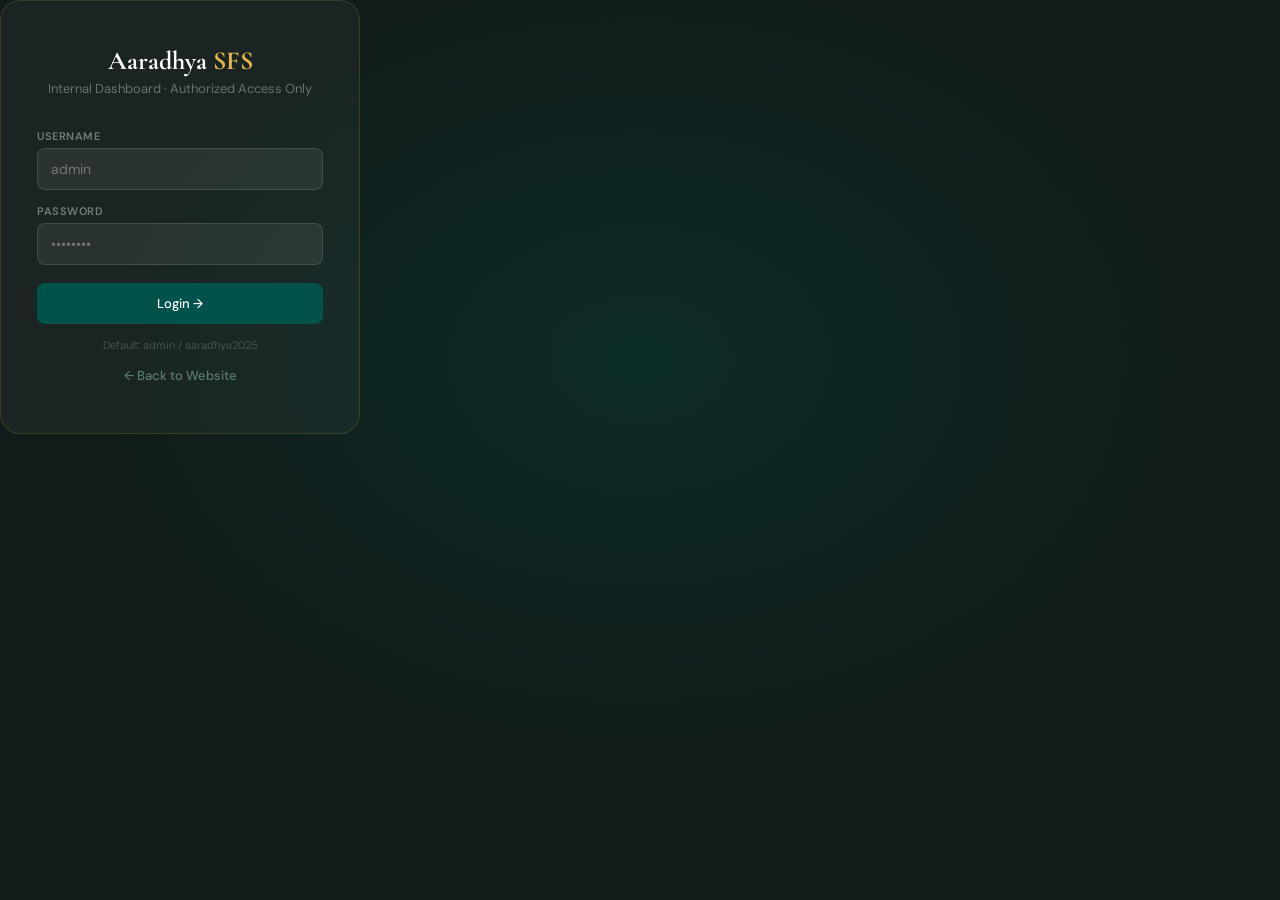
<file: dashboard.html>
<!DOCTYPE html>
<html lang="en">
<head>
<meta charset="UTF-8"><meta name="viewport" content="width=device-width,initial-scale=1.0">
<title>Dashboard — Aaradhya SFS</title>
<link href="https://fonts.googleapis.com/css2?family=Cormorant+Garamond:ital,wght@0,700;1,400&family=DM+Sans:wght@300;400;500;600&family=DM+Mono:wght@400;500&display=swap" rel="stylesheet">
<style>
:root{
  --teal:#00524A;--teal-mid:#007A6E;--teal-lt:#0A9B8C;
  --gold:#C8922A;--gold-lt:#E5B84A;
  --dark:#111C1A;--muted:#5A7A75;--white:#fff;--border:#D4E0DE;
  --page-bg:#F0F4F3;--sidebar:#0D1F1C;
  --danger:#C0392B;--success:#1E8B5E;--warn:#D68910;
}
*{box-sizing:border-box;margin:0;padding:0;}
body{font-family:'DM Sans',sans-serif;background:var(--page-bg);color:var(--dark);-webkit-font-smoothing:antialiased;}
.hidden{display:none!important;}
a{text-decoration:none;color:inherit;}

/* BUTTONS */
.btn{display:inline-flex;align-items:center;gap:6px;padding:9px 18px;border-radius:8px;border:none;font-family:'DM Sans',sans-serif;font-size:13px;font-weight:500;cursor:pointer;transition:all .15s;white-space:nowrap;}
.btn-primary{background:var(--teal);color:#fff;}.btn-primary:hover{background:var(--teal-mid);}
.btn-gold{background:var(--gold);color:#fff;}.btn-gold:hover{background:var(--gold-lt);}
.btn-outline{background:transparent;border:1.5px solid var(--border);color:var(--dark);}.btn-outline:hover{border-color:var(--teal);color:var(--teal);}
.btn-ghost{background:none;border:none;color:var(--muted);padding:5px 8px;border-radius:6px;}.btn-ghost:hover{background:rgba(0,82,74,.08);color:var(--teal);}
.btn-danger{background:var(--danger);color:#fff;}.btn-danger:hover{opacity:.85;}
.btn-sm{padding:5px 12px;font-size:12px;border-radius:6px;}
.btn-xs{padding:4px 8px;font-size:11px;border-radius:5px;}
.btn-wa{background:#25D366;color:#fff;}.btn-wa:hover{background:#1db954;}

/* TAGS */
.tag{display:inline-flex;align-items:center;gap:4px;padding:3px 9px;border-radius:20px;font-size:11px;font-weight:600;}
.tag::before{content:'';width:5px;height:5px;border-radius:50%;background:currentColor;opacity:.7;}
.tag-active{background:#E6F4F0;color:var(--success);}
.tag-pending{background:#FEF3CD;color:var(--warn);}
.tag-deployed{background:#E8F4FF;color:#1A6FAF;}
.tag-shortlisted{background:#E8F4FF;color:#1A6FAF;}
.tag-inactive{background:#F0F0F0;color:#888;}
.tag-prospect{background:#F3E8FF;color:#7B3FA0;}
.tag-rejected{background:#FFE8E8;color:var(--danger);}

/* VIEWS */
#login-view,#dash-view{display:none;}
#login-view.show,#dash-view.show{display:block;}

/* ═══ LOGIN ═══ */
#login-view{min-height:100vh;background:var(--dark);display:flex;align-items:center;justify-content:center;position:relative;}
.login-bg{position:absolute;inset:0;background:radial-gradient(ellipse 60% 60% at 50% 40%,rgba(0,82,74,.3) 0%,transparent 70%);}
.login-card{position:relative;background:rgba(255,255,255,.04);border:1px solid rgba(200,146,42,.2);border-radius:20px;padding:44px 36px;width:100%;max-width:360px;}
.login-logo{font-family:'Cormorant Garamond',serif;font-size:26px;font-weight:700;color:#fff;text-align:center;margin-bottom:4px;}
.login-logo span{color:var(--gold-lt);}
.login-sub{text-align:center;font-size:13px;color:rgba(255,255,255,.35);margin-bottom:32px;}
.lf{display:flex;flex-direction:column;gap:5px;margin-bottom:14px;}
.lf label{font-size:11px;font-weight:600;color:rgba(255,255,255,.4);letter-spacing:.5px;text-transform:uppercase;}
.lf input{padding:11px 13px;background:rgba(255,255,255,.07);border:1px solid rgba(255,255,255,.12);border-radius:8px;color:#fff;font-family:'DM Sans',sans-serif;font-size:14px;}
.lf input:focus{outline:none;border-color:var(--teal-lt);}
.login-err{color:#FF6B6B;font-size:13px;text-align:center;margin-bottom:8px;}
.login-hint{text-align:center;font-size:11px;color:rgba(255,255,255,.2);margin-top:14px;}

/* ═══ DASHBOARD LAYOUT ═══ */
.dash-wrap{display:flex;min-height:100vh;}

/* SIDEBAR */
.sidebar{width:230px;background:var(--sidebar);flex-shrink:0;position:fixed;top:0;bottom:0;left:0;display:flex;flex-direction:column;overflow-y:auto;z-index:100;}
.sb-logo{padding:20px 18px;border-bottom:1px solid rgba(255,255,255,.06);}
.sb-logo-text{font-family:'Cormorant Garamond',serif;font-size:19px;font-weight:700;color:#fff;}
.sb-logo-text span{color:var(--gold-lt);}
.sb-logo small{display:block;font-family:'DM Mono',monospace;font-size:9px;color:rgba(255,255,255,.22);letter-spacing:1.5px;margin-top:2px;}
.sb-section{padding:14px 10px 4px;}
.sb-label{font-size:9px;font-weight:700;color:rgba(255,255,255,.18);letter-spacing:2px;text-transform:uppercase;padding:0 10px;margin-bottom:4px;}
.nav-item{display:flex;align-items:center;gap:10px;padding:9px 12px;border-radius:8px;cursor:pointer;font-size:13px;color:rgba(255,255,255,.52);transition:all .14s;margin-bottom:1px;user-select:none;}
.nav-item:hover{background:rgba(255,255,255,.06);color:rgba(255,255,255,.88);}
.nav-item.active{background:var(--teal);color:#fff;}
.nav-item .ni{font-size:15px;width:20px;text-align:center;flex-shrink:0;}
.nb{margin-left:auto;background:var(--gold);color:#fff;border-radius:10px;font-size:10px;font-weight:700;padding:1px 6px;min-width:18px;text-align:center;}
.nb.red{background:var(--danger);}
.nav-item.active .nb{background:rgba(255,255,255,.3);}
.sb-bottom{margin-top:auto;padding:12px 10px;border-top:1px solid rgba(255,255,255,.06);}
.sb-user{display:flex;align-items:center;gap:10px;padding:10px 12px;margin-bottom:4px;}
.sb-avatar{width:28px;height:28px;border-radius:50%;background:var(--teal);display:flex;align-items:center;justify-content:center;font-size:12px;font-weight:700;color:#fff;flex-shrink:0;}

/* MAIN */
.dash-main{margin-left:230px;flex:1;display:flex;flex-direction:column;min-height:100vh;}
.topbar{background:#fff;border-bottom:1px solid var(--border);height:56px;display:flex;align-items:center;justify-content:space-between;padding:0 24px;position:sticky;top:0;z-index:50;}
.topbar h1{font-size:16px;font-weight:600;}
.topbar-right{display:flex;gap:8px;align-items:center;}
.dash-body{padding:22px 24px;flex:1;}

/* PANELS */
.panel{display:none;}.panel.active{display:block;}

/* KPIs */
.kpi-row{display:grid;grid-template-columns:repeat(5,1fr);gap:13px;margin-bottom:20px;}
.kpi{background:#fff;border-radius:12px;border:1px solid var(--border);padding:16px 18px;cursor:pointer;transition:box-shadow .15s;position:relative;overflow:hidden;}
.kpi:hover{box-shadow:0 4px 16px rgba(0,82,74,.1);}
.kpi-accent{position:absolute;top:0;left:0;right:0;height:3px;}
.kpi-label{font-size:11px;color:var(--muted);font-weight:500;margin-bottom:5px;}
.kpi-val{font-family:'Cormorant Garamond',serif;font-size:34px;font-weight:700;color:var(--dark);line-height:1;}
.kpi-sub{font-size:11px;color:var(--muted);margin-top:3px;}

/* TABLE CARD */
.tcard{background:#fff;border-radius:12px;border:1px solid var(--border);overflow:hidden;margin-bottom:18px;}
.tcard-head{padding:13px 16px;border-bottom:1px solid var(--border);display:flex;align-items:center;justify-content:space-between;gap:10px;flex-wrap:wrap;}
.tcard-head h3{font-size:14px;font-weight:600;}
.tcard-body{overflow-x:auto;}
table{width:100%;border-collapse:collapse;}
th{text-align:left;padding:8px 13px;font-size:11px;font-weight:600;color:var(--muted);text-transform:uppercase;letter-spacing:.4px;background:#FAFBFA;border-bottom:1px solid var(--border);white-space:nowrap;}
td{padding:10px 13px;font-size:13px;border-bottom:1px solid var(--border);vertical-align:middle;}
tr:last-child td{border-bottom:none;}
tr:hover td{background:rgba(0,82,74,.02);}
.td-main{font-weight:600;}
.td-sub{font-size:11px;color:var(--muted);margin-top:1px;}

/* FILTER BAR */
.filter-bar{display:flex;gap:8px;margin-bottom:12px;flex-wrap:wrap;align-items:center;}
.filter-bar input,.filter-bar select{padding:7px 11px;border:1px solid var(--border);border-radius:7px;font-family:'DM Sans',sans-serif;font-size:13px;color:var(--dark);background:#fff;}
.filter-bar input{flex:1;min-width:180px;}
.filter-bar input:focus,.filter-bar select:focus{outline:none;border-color:var(--teal);}

/* OVERVIEW GRID */
.ov-grid{display:grid;grid-template-columns:1fr 1fr;gap:16px;margin-top:0;}

/* ACTIVITY */
.act-item{display:flex;gap:12px;align-items:flex-start;padding:10px 16px;border-bottom:1px solid var(--border);}
.act-item:last-child{border-bottom:none;}
.act-dot{width:8px;height:8px;border-radius:50%;margin-top:5px;flex-shrink:0;}
.act-text{font-size:13px;line-height:1.5;}
.act-time{font-size:11px;color:var(--muted);margin-top:1px;}

/* QUICK ACTIONS */
.qa-row{display:flex;gap:10px;margin-bottom:18px;flex-wrap:wrap;}
.qa{display:flex;align-items:center;gap:8px;padding:10px 16px;background:#fff;border:1px solid var(--border);border-radius:9px;cursor:pointer;transition:all .14s;font-size:13px;font-weight:500;}
.qa:hover{border-color:var(--teal);color:var(--teal);box-shadow:0 3px 10px rgba(0,82,74,.1);}
.qa-icon{font-size:17px;}

/* PAYROLL SUMMARY */
.pay-sum{display:grid;grid-template-columns:repeat(6,1fr);gap:11px;margin-bottom:16px;}
.ps-card{background:#fff;border-radius:10px;border:1px solid var(--border);padding:13px 14px;text-align:center;}
.ps-val{font-family:'Cormorant Garamond',serif;font-size:24px;font-weight:700;color:var(--teal);line-height:1;}
.ps-lbl{font-size:11px;color:var(--muted);margin-top:3px;}
.ps-card.hi{background:var(--teal);border-color:var(--teal);}
.ps-card.hi .ps-val{color:#fff;font-size:20px;}
.ps-card.hi .ps-lbl{color:rgba(255,255,255,.6);}

/* LEADS */
.lead-card{background:#fff;border-radius:10px;border:1px solid var(--border);padding:14px 16px;display:flex;justify-content:space-between;align-items:flex-start;gap:12px;margin-bottom:10px;transition:box-shadow .14s;}
.lead-card:hover{box-shadow:0 4px 14px rgba(0,82,74,.08);}
.lead-card h4{font-size:14px;font-weight:600;margin-bottom:3px;}
.lead-meta{font-size:12px;color:var(--muted);display:flex;gap:12px;flex-wrap:wrap;margin-top:3px;}
.lead-new{background:var(--gold);color:#fff;font-size:10px;font-weight:700;padding:2px 7px;border-radius:10px;margin-left:6px;}

/* EMPTY */
.empty{text-align:center;padding:44px 20px;color:var(--muted);}
.empty .ei{font-size:36px;opacity:.4;margin-bottom:10px;}
.empty h3{font-size:14px;font-weight:600;color:var(--dark);margin-bottom:5px;}
.empty p{font-size:13px;max-width:260px;margin:0 auto 16px;}

/* MODAL */
.mo{position:fixed;inset:0;background:rgba(0,0,0,.42);z-index:300;display:flex;align-items:center;justify-content:center;padding:16px;backdrop-filter:blur(4px);}
.modal{background:#fff;border-radius:16px;padding:24px 26px;width:100%;max-width:560px;max-height:90vh;overflow-y:auto;position:relative;}
.modal-hd{display:flex;align-items:center;justify-content:space-between;margin-bottom:18px;}
.modal-hd h2{font-size:16px;font-weight:600;}
.modal-x{background:none;border:none;font-size:20px;cursor:pointer;color:var(--muted);padding:4px 7px;border-radius:6px;line-height:1;}
.modal-x:hover{background:var(--page-bg);}
.mf{display:flex;flex-direction:column;gap:12px;}
.mf .row2{display:grid;grid-template-columns:1fr 1fr;gap:11px;}
.mf .fg{display:flex;flex-direction:column;gap:4px;}
.mf .fg label{font-size:11px;font-weight:600;color:var(--muted);text-transform:uppercase;letter-spacing:.3px;}
.mf input,.mf select,.mf textarea{width:100%;padding:9px 11px;border:1.5px solid var(--border);border-radius:8px;font-family:'DM Sans',sans-serif;font-size:13px;color:var(--dark);}
.mf input:focus,.mf select:focus,.mf textarea:focus{outline:none;border-color:var(--teal);box-shadow:0 0 0 3px rgba(0,82,74,.08);}
.mf textarea{resize:vertical;min-height:56px;}
.mf-sep{font-size:10px;font-weight:700;color:var(--teal);letter-spacing:1px;text-transform:uppercase;padding-top:2px;border-top:1px solid var(--border);margin-top:2px;}
.modal-foot{display:flex;gap:8px;justify-content:flex-end;margin-top:6px;padding-top:12px;border-top:1px solid var(--border);}

/* BILLING PREVIEW */
.bp{background:var(--page-bg);border-radius:8px;padding:11px 13px;font-size:13px;margin-top:4px;}
.bp-title{font-size:10px;font-weight:700;color:var(--teal);letter-spacing:1px;margin-bottom:7px;}
.bp-row{display:flex;justify-content:space-between;margin-bottom:4px;}
.bp-row .bv{font-weight:600;}
.bp-total{display:flex;justify-content:space-between;padding-top:7px;margin-top:4px;border-top:1px solid var(--border);font-weight:700;}
.bp-total .bv{color:var(--teal);}

@media(max-width:900px){
  .sidebar{transform:translateX(-100%);} .dash-main{margin-left:0;}
  .kpi-row{grid-template-columns:repeat(2,1fr);} .pay-sum{grid-template-columns:repeat(3,1fr);}
  .ov-grid{grid-template-columns:1fr;}
}
</style>
</head>
<body>

<!-- ═══ LOGIN ═══ -->
<div id="login-view" class="show">
  <div class="login-bg"></div>
  <div class="login-card">
    <div class="login-logo">Aaradhya <span>SFS</span></div>
    <div class="login-sub">Internal Dashboard · Authorized Access Only</div>
    <form onsubmit="doLogin(event)">
      <div class="lf"><label>Username</label><input id="lu" placeholder="admin" autocomplete="off"></div>
      <div class="lf"><label>Password</label><input id="lp" type="password" placeholder="••••••••"></div>
      <div id="lerr" class="login-err hidden">Incorrect credentials.</div>
      <button type="submit" class="btn btn-primary" style="width:100%;justify-content:center;padding:12px;margin-top:4px">Login →</button>
    </form>
    <div class="login-hint">Default: admin / aaradhya2025</div>
    <a href="index.html" class="btn btn-ghost" style="width:100%;justify-content:center;margin-top:10px;font-size:13px">← Back to Website</a>
  </div>
</div>

<!-- ═══ DASHBOARD ═══ -->
<div id="dash-view" class="dash-wrap">

  <!-- SIDEBAR -->
  <aside class="sidebar">
    <div class="sb-logo">
      <div class="sb-logo-text">Aaradhya <span>SFS</span></div>
      <small>OPERATIONS DASHBOARD</small>
    </div>
    <div class="sb-section">
      <div class="sb-label">Menu</div>
      <div class="nav-item active" id="nav-ov"   onclick="go('ov',this)"><span class="ni">📊</span> Overview</div>
      <div class="nav-item"        id="nav-cands" onclick="go('cands',this)"><span class="ni">👤</span> Candidates <span class="nb" id="nb-c">0</span></div>
      <div class="nav-item"        id="nav-cl"    onclick="go('cl',this)"><span class="ni">🏢</span> Clients <span class="nb" id="nb-cl">0</span></div>
      <div class="nav-item"        id="nav-dep"   onclick="go('dep',this)"><span class="ni">🚀</span> Deployed MRs <span class="nb" id="nb-d">0</span></div>
      <div class="nav-item"        id="nav-pay"   onclick="go('pay',this)"><span class="ni">💰</span> Payroll</div>
      <div class="nav-item"        id="nav-leads" onclick="go('leads',this)"><span class="ni">📥</span> Enquiries <span class="nb red" id="nb-l">0</span></div>
    </div>
    <div class="sb-bottom">
      <div class="sb-user">
        <div class="sb-avatar">A</div>
        <div><div style="font-size:13px;color:#fff;font-weight:500">Admin</div><div style="font-size:11px;color:rgba(255,255,255,.28)">Aaradhya SFS</div></div>
      </div>
      <div class="nav-item" onclick="window.open('index.html','_blank')"><span class="ni">🌐</span> View Website</div>
      <div class="nav-item" onclick="doLogout()"><span class="ni">🚪</span> Logout</div>
    </div>
  </aside>

  <!-- MAIN -->
  <main class="dash-main">
    <div class="topbar">
      <h1 id="dash-title">Overview</h1>
      <div class="topbar-right" id="topbar-actions"></div>
    </div>
    <div class="dash-body">

      <!-- OVERVIEW -->
      <div class="panel active" id="panel-ov">
        <div class="kpi-row" id="kpi-row"></div>
        <div style="margin-bottom:16px">
          <div style="font-size:11px;font-weight:600;color:var(--muted);margin-bottom:8px;letter-spacing:.5px;text-transform:uppercase">Quick Actions</div>
          <div class="qa-row">
            <div class="qa" onclick="openCandModal()"><span class="qa-icon">👤</span> Add Candidate</div>
            <div class="qa" onclick="openClientModal()"><span class="qa-icon">🏢</span> Add Client</div>
            <div class="qa" onclick="openDepModal()"><span class="qa-icon">🚀</span> Add Deployment</div>
            <div class="qa" onclick="go('leads',document.getElementById('nav-leads'))"><span class="qa-icon">📥</span> View Enquiries</div>
            <div class="qa" onclick="go('pay',document.getElementById('nav-pay'))"><span class="qa-icon">💰</span> Payroll</div>
          </div>
        </div>
        <div class="ov-grid">
          <div class="tcard">
            <div class="tcard-head"><h3>Recent Candidates</h3><button class="btn btn-ghost btn-sm" onclick="go('cands',document.getElementById('nav-cands'))">View all →</button></div>
            <div id="ov-cands"></div>
          </div>
          <div class="tcard">
            <div class="tcard-head"><h3>Recent Activity</h3></div>
            <div id="ov-acts"></div>
          </div>
        </div>
        <div class="tcard" style="margin-top:16px">
          <div class="tcard-head"><h3>Recent Clients</h3><button class="btn btn-ghost btn-sm" onclick="go('cl',document.getElementById('nav-cl'))">View all →</button></div>
          <div id="ov-clients"></div>
        </div>
      </div>

      <!-- CANDIDATES -->
      <div class="panel" id="panel-cands">
        <div class="filter-bar">
          <input id="cq" placeholder="🔍  Search name, HQ, division, company..." oninput="renderCands()">
          <select id="cfs" onchange="renderCands()">
            <option value="">All Status</option>
            <option value="active">Active</option><option value="shortlisted">Shortlisted</option>
            <option value="deployed">Deployed</option><option value="pending">Pending Review</option>
            <option value="inactive">Inactive</option><option value="rejected">Rejected</option>
          </select>
          <select id="cfh" onchange="renderCands()"><option value="">All HQs</option></select>
          <select id="cfd" onchange="renderCands()"><option value="">All Divisions</option></select>
        </div>
        <div class="tcard">
          <div class="tcard-head">
            <h3>Candidate Pipeline <span id="cand-ct" style="font-size:12px;color:var(--muted);font-weight:400"></span></h3>
            <button class="btn btn-primary btn-sm" onclick="openCandModal()">+ Add Candidate</button>
          </div>
          <div class="tcard-body">
            <table><thead><tr>
              <th>Candidate</th><th>Mobile</th><th>HQ</th><th>Role</th>
              <th>Division</th><th>Experience</th><th>Current Co.</th><th>Exp. CTC</th><th>Status</th><th>Actions</th>
            </tr></thead><tbody id="cand-tb"></tbody></table>
          </div>
        </div>
      </div>

      <!-- CLIENTS -->
      <div class="panel" id="panel-cl">
        <div class="filter-bar">
          <input id="lq" placeholder="🔍  Search company, contact, territory..." oninput="renderClients()">
          <select id="lfs" onchange="renderClients()">
            <option value="">All Status</option>
            <option value="active">Active</option><option value="prospect">Prospect</option><option value="inactive">Inactive</option>
          </select>
          <select id="lfd" onchange="renderClients()"><option value="">All Divisions</option></select>
        </div>
        <div class="tcard">
          <div class="tcard-head">
            <h3>Client Companies <span id="cl-ct" style="font-size:12px;color:var(--muted);font-weight:400"></span></h3>
            <button class="btn btn-primary btn-sm" onclick="openClientModal()">+ Add Client</button>
          </div>
          <div class="tcard-body">
            <table><thead><tr>
              <th>Company</th><th>Contact</th><th>Mobile</th><th>Territory</th>
              <th>Division</th><th>Roles Needed</th><th>MRs Reqd</th><th>Deployed</th><th>Service</th><th>Status</th><th>Actions</th>
            </tr></thead><tbody id="cl-tb"></tbody></table>
          </div>
        </div>
      </div>

      <!-- DEPLOYED -->
      <div class="panel" id="panel-dep">
        <div class="filter-bar">
          <input id="dq" placeholder="🔍  Search MR name, HQ, client..." oninput="renderDep()">
          <select id="dfc" onchange="renderDep()"><option value="">All Clients</option></select>
          <select id="dfs" onchange="renderDep()">
            <option value="">All Status</option>
            <option value="active">Active</option><option value="inactive">Inactive</option>
          </select>
        </div>
        <div class="tcard">
          <div class="tcard-head">
            <h3>Deployed MRs <span id="dep-ct" style="font-size:12px;color:var(--muted);font-weight:400"></span></h3>
            <button class="btn btn-primary btn-sm" onclick="openDepModal()">+ Add Deployment</button>
          </div>
          <div class="tcard-body">
            <table><thead><tr>
              <th>MR Name</th><th>Client</th><th>HQ</th><th>Role</th>
              <th>Salary</th><th>TA/DA</th><th>Mgmt Fee</th><th>Joining Date</th><th>Status</th><th>Actions</th>
            </tr></thead><tbody id="dep-tb"></tbody></table>
          </div>
        </div>
      </div>

      <!-- PAYROLL -->
      <div class="panel" id="panel-pay">
        <div class="pay-sum" id="pay-sum"></div>
        <div class="tcard">
          <div class="tcard-head">
            <h3>Monthly Payroll</h3>
            <div style="display:flex;gap:8px;align-items:center">
              <select id="pay-month" onchange="renderPayroll()" style="padding:6px 10px;border:1px solid var(--border);border-radius:7px;font-size:13px;font-family:'DM Sans',sans-serif;"></select>
              <select id="pay-fc" onchange="renderPayroll()" style="padding:6px 10px;border:1px solid var(--border);border-radius:7px;font-size:13px;font-family:'DM Sans',sans-serif;"><option value="">All Clients</option></select>
            </div>
          </div>
          <div class="tcard-body">
            <table><thead><tr>
              <th>MR Name</th><th>Client</th><th>HQ</th><th>Role</th>
              <th>Salary</th><th>TA/DA</th><th>Mgmt Fee</th><th>Total Billing</th><th>GST (18%)</th><th>Grand Total</th>
            </tr></thead><tbody id="pay-tb"></tbody></table>
          </div>
        </div>
      </div>

      <!-- LEADS/ENQUIRIES -->
      <div class="panel" id="panel-leads">
        <div style="display:flex;justify-content:space-between;align-items:center;margin-bottom:14px">
          <div style="font-size:13px;color:var(--muted)">Enquiries submitted from the website appear here automatically.</div>
          <button class="btn btn-outline btn-sm" onclick="clearLeads()">Clear All</button>
        </div>
        <div id="leads-wrap"></div>
      </div>

    </div><!-- /dash-body -->
  </main>
</div>

<!-- ═══ MODALS ═══ -->

<!-- CANDIDATE -->
<div class="mo hidden" id="cand-modal" onclick="mOut(event,'cand-modal')">
<div class="modal">
  <div class="modal-hd"><h2 id="cm-h">Add Candidate</h2><button class="modal-x" onclick="closeMo('cand-modal')">×</button></div>
  <form class="mf" onsubmit="saveCand(event)">
    <div class="mf-sep">Personal Info</div>
    <div class="row2">
      <div class="fg"><label>Full Name *</label><input id="cf-name" required placeholder="Full name"></div>
      <div class="fg"><label>Mobile *</label><input id="cf-mob" required placeholder="98XXXXXXXX"></div>
    </div>
    <div class="row2">
      <div class="fg"><label>Email</label><input id="cf-email" type="email" placeholder="Optional"></div>
      <div class="fg"><label>Qualification</label>
        <select id="cf-qual"><option value="">Select</option><option>D.Pharm</option><option>B.Pharm</option><option>M.Pharm</option><option>B.Sc (Life Sciences)</option><option>M.Sc</option><option>MBBS</option><option>BDS</option><option>MBA (Pharma)</option><option>Graduate (Other)</option></select>
      </div>
    </div>
    <div class="mf-sep">Field Details</div>
    <div class="row2">
      <div class="fg"><label>HQ / Location *</label>
        <select id="cf-hq" required><option value="">Select HQ</option><optgroup label="Major HQs"><option>Bhubaneswar</option><option>Cuttack</option><option>Sambalpur</option><option>Rourkela</option><option>Berhampur</option><option>Balasore</option></optgroup><optgroup label="Tier-2/3"><option>Kalahandi</option><option>Nuapada</option><option>Bargarh</option><option>Koraput</option><option>Jharsuguda</option><option>Balangir</option></optgroup><option>Other</option></select>
      </div>
      <div class="fg"><label>Experience (yrs)</label><input id="cf-exp" type="number" min="0" placeholder="0"></div>
    </div>
    <div class="row2">
      <div class="fg"><label>Current / Last Company</label><input id="cf-co" placeholder="If applicable"></div>
      <div class="fg"><label>Current Role</label>
        <select id="cf-role"><option value="">Select</option><option>Medical Representative (MR)</option><option>Senior MR</option><option>Area Business Manager (ABM)</option><option>Zonal Business Manager (ZBM)</option><option>Product Specialist (PSR)</option><option>Detailing Sales Rep (DSR)</option><option>Fresher / Entry Level</option></select>
      </div>
    </div>
    <div class="row2">
      <div class="fg"><label>Product Division</label>
        <select id="cf-div"><option value="">Select</option><option>Allopathy / Ethical</option><option>Generic</option><option>Ayurvedic / Herbal</option><option>OTC / Consumer Health</option><option>Oncology</option><option>Cardiology</option><option>Diabetology</option><option>Dermatology</option><option>Gynaecology</option><option>Paediatrics</option><option>Orthopaedics</option><option>Neurology</option><option>Gastroenterology</option><option>PCD / Franchise</option></select>
      </div>
      <div class="fg"><label>Doctor Segment</label>
        <select id="cf-seg"><option value="">Select</option><option>General Physicians (GPs)</option><option>Specialists Only</option><option>Mixed (GPs + Specialists)</option><option>Hospital / Institution</option><option>Chemist-focused</option></select>
      </div>
    </div>
    <div class="row2">
      <div class="fg"><label>Expected CTC (₹/mo)</label><input id="cf-ctc" type="number" placeholder="20000"></div>
      <div class="fg"><label>Availability</label>
        <select id="cf-avail"><option>Immediate</option><option>Within 15 days</option><option>Within 30 days</option><option>1–2 months notice</option></select>
      </div>
    </div>
    <div class="mf-sep">Status & Source</div>
    <div class="row2">
      <div class="fg"><label>Status</label>
        <select id="cf-status"><option value="active">Active — Available</option><option value="shortlisted">Shortlisted</option><option value="deployed">Deployed</option><option value="pending">Pending Review</option><option value="inactive">Inactive</option><option value="rejected">Rejected</option></select>
      </div>
      <div class="fg"><label>Source</label>
        <select id="cf-src"><option>Direct / Walk-in</option><option>Pharmacy College</option><option>Job Portal (Naukri)</option><option>Job Portal (Apna/WorkIndia)</option><option>Facebook Group</option><option>Referral</option><option>Ex-MR Network</option><option>LinkedIn</option></select>
      </div>
    </div>
    <div class="fg"><label>Notes</label><textarea id="cf-notes" rows="2" placeholder="Doctor contacts, territory knowledge, reason for leaving..."></textarea></div>
    <input type="hidden" id="cf-id">
    <div class="modal-foot">
      <button type="button" class="btn btn-outline" onclick="closeMo('cand-modal')">Cancel</button>
      <button type="submit" class="btn btn-primary">Save Candidate</button>
    </div>
  </form>
</div></div>

<!-- CLIENT -->
<div class="mo hidden" id="cl-modal" onclick="mOut(event,'cl-modal')">
<div class="modal">
  <div class="modal-hd"><h2 id="clm-h">Add Client</h2><button class="modal-x" onclick="closeMo('cl-modal')">×</button></div>
  <form class="mf" onsubmit="saveClient(event)">
    <div class="mf-sep">Company Details</div>
    <div class="row2">
      <div class="fg"><label>Company Name *</label><input id="clf-co" required placeholder="e.g. Medico Pharma Ltd"></div>
      <div class="fg"><label>Company Type</label>
        <select id="clf-type"><option>Generic Pharma</option><option>Ethical / Branded</option><option>Ayurvedic / Herbal</option><option>OTC / Consumer Health</option><option>PCD / Franchise</option><option>Nutraceutical</option><option>Oncology Specialist</option><option>Multinational (MNC)</option><option>Hospital Supply</option></select>
      </div>
    </div>
    <div class="row2">
      <div class="fg"><label>Product Division</label>
        <select id="clf-div"><option value="">Select</option><option>Allopathy / Ethical</option><option>Generic</option><option>Ayurvedic / Herbal</option><option>OTC / Consumer Health</option><option>Oncology</option><option>Cardiology</option><option>Diabetology</option><option>Dermatology</option><option>Gynaecology</option><option>Paediatrics</option><option>Orthopaedics</option><option>Neurology</option><option>Gastroenterology</option><option>PCD / Franchise</option><option>Multiple</option></select>
      </div>
      <div class="fg"><label>Company HQ City</label><input id="clf-city" placeholder="e.g. Bhubaneswar"></div>
    </div>
    <div class="mf-sep">Contact Person</div>
    <div class="row2">
      <div class="fg"><label>Contact Name</label><input id="clf-name" placeholder="HR / NSM / Sales Head"></div>
      <div class="fg"><label>Designation</label>
        <select id="clf-desig"><option value="">Select</option><option>HR Manager</option><option>National Sales Manager (NSM)</option><option>Regional Sales Manager (RSM)</option><option>Area Sales Manager (ASM)</option><option>Director / Owner</option><option>MD / CEO</option><option>Other</option></select>
      </div>
    </div>
    <div class="row2">
      <div class="fg"><label>Mobile *</label><input id="clf-mob" required placeholder="98XXXXXXXX"></div>
      <div class="fg"><label>Email</label><input id="clf-email" type="email" placeholder="Optional"></div>
    </div>
    <div class="mf-sep">Requirement</div>
    <div class="row2">
      <div class="fg"><label>MRs Required</label><input id="clf-reqd" type="number" min="0" placeholder="0"></div>
      <div class="fg"><label>Roles Needed</label>
        <select id="clf-roles"><option>Medical Representatives (MR)</option><option>Senior MRs</option><option>Area Business Managers (ABM)</option><option>Mixed Roles</option><option>PSR / DSR</option></select>
      </div>
    </div>
    <div class="fg"><label>Target Territories</label><input id="clf-terr" placeholder="e.g. Bhubaneswar, Cuttack, Kalahandi"></div>
    <div class="row2">
      <div class="fg"><label>CTC Range Offered</label>
        <select id="clf-ctc"><option value="">Select</option><option>₹12,000–₹15,000</option><option>₹15,000–₹18,000</option><option>₹18,000–₹22,000</option><option>₹22,000–₹28,000</option><option>₹28,000–₹35,000</option><option>₹35,000+</option></select>
      </div>
      <div class="fg"><label>Joining Timeline</label>
        <select id="clf-tl"><option>Immediate</option><option>Within 15 days</option><option>Within 1 month</option><option>Flexible</option></select>
      </div>
    </div>
    <div class="mf-sep">Engagement</div>
    <div class="row2">
      <div class="fg"><label>Service Type</label>
        <select id="clf-svc"><option>Full Service</option><option>Recruitment Only</option><option>Payroll Only</option><option>Compliance Only</option></select>
      </div>
      <div class="fg"><label>Status</label>
        <select id="clf-status"><option value="prospect">Prospect</option><option value="active">Active Client</option><option value="inactive">Inactive</option></select>
      </div>
    </div>
    <div class="fg"><label>Notes</label><textarea id="clf-notes" rows="2" placeholder="How we connected, specific needs, decision maker notes..."></textarea></div>
    <input type="hidden" id="clf-id">
    <div class="modal-foot">
      <button type="button" class="btn btn-outline" onclick="closeMo('cl-modal')">Cancel</button>
      <button type="submit" class="btn btn-primary">Save Client</button>
    </div>
  </form>
</div></div>

<!-- DEPLOYMENT -->
<div class="mo hidden" id="dep-modal" onclick="mOut(event,'dep-modal')">
<div class="modal">
  <div class="modal-hd"><h2 id="dm-h">Add Deployment</h2><button class="modal-x" onclick="closeMo('dep-modal')">×</button></div>
  <form class="mf" onsubmit="saveDep(event)">
    <div class="mf-sep">MR Details</div>
    <div class="row2">
      <div class="fg"><label>MR Name *</label><input id="df-name" required placeholder="Full name"></div>
      <div class="fg"><label>Mobile</label><input id="df-mob" placeholder="98XXXXXXXX"></div>
    </div>
    <div class="row2">
      <div class="fg"><label>Role</label>
        <select id="df-role"><option>Medical Representative (MR)</option><option>Senior MR</option><option>Area Business Manager (ABM)</option><option>Zonal Business Manager (ZBM)</option><option>Product Specialist (PSR)</option><option>Detailing Sales Rep (DSR)</option></select>
      </div>
      <div class="fg"><label>HQ / Territory *</label>
        <select id="df-hq" required><option value="">Select HQ</option><optgroup label="Major HQs"><option>Bhubaneswar</option><option>Cuttack</option><option>Sambalpur</option><option>Rourkela</option><option>Berhampur</option><option>Balasore</option></optgroup><optgroup label="Tier-2/3"><option>Kalahandi</option><option>Nuapada</option><option>Bargarh</option><option>Koraput</option><option>Jharsuguda</option><option>Balangir</option></optgroup><option>Other</option></select>
      </div>
    </div>
    <div class="mf-sep">Client & Payroll</div>
    <div class="row2">
      <div class="fg"><label>Client *</label><select id="df-cl" required><option value="">Select client</option></select></div>
      <div class="fg"><label>Joining Date</label><input id="df-date" type="date"></div>
    </div>
    <div class="row2">
      <div class="fg"><label>Monthly Salary (₹)</label><input id="df-sal" type="number" placeholder="20000" oninput="calcBP()"></div>
      <div class="fg"><label>TA/DA (₹/mo)</label><input id="df-tada" type="number" placeholder="4000" oninput="calcBP()"></div>
    </div>
    <div class="row2">
      <div class="fg"><label>Management Fee (₹/mo)</label><input id="df-fee" type="number" placeholder="3000" oninput="calcBP()"></div>
      <div class="fg"><label>Status</label><select id="df-status"><option value="active">Active</option><option value="inactive">Inactive</option></select></div>
    </div>
    <div class="bp hidden" id="bp">
      <div class="bp-title">BILLING PREVIEW</div>
      <div class="bp-row"><span>Total billing (excl. GST)</span><span class="bv" id="bp-sub"></span></div>
      <div class="bp-row"><span>GST on mgmt fee (18%)</span><span class="bv" id="bp-gst"></span></div>
      <div class="bp-total"><span>Grand Total</span><span class="bv" id="bp-tot"></span></div>
    </div>
    <input type="hidden" id="df-id">
    <div class="modal-foot">
      <button type="button" class="btn btn-outline" onclick="closeMo('dep-modal')">Cancel</button>
      <button type="submit" class="btn btn-primary">Save Deployment</button>
    </div>
  </form>
</div></div>

<script>
// ══ DATA ══
const K={c:'asfs_c',cl:'asfs_cl',d:'asfs_d',l:'asfs_l',a:'asfs_a'};
const ld=k=>{try{return JSON.parse(localStorage.getItem(k)||'[]');}catch{return[];}};
const sv=(k,v)=>localStorage.setItem(k,JSON.stringify(v));
let cands=ld(K.c),cls=ld(K.cl),deps=ld(K.d),leads=ld(K.l),acts=ld(K.a);
const uid=()=>Date.now().toString(36)+Math.random().toString(36).slice(2,5);
const now2=()=>new Date().toLocaleString('en-IN',{day:'2-digit',month:'short',hour:'2-digit',minute:'2-digit'});
const INR=n=>'₹'+(+n||0).toLocaleString('en-IN');
const log=t=>{acts.unshift({t,time:now2()});if(acts.length>60)acts=acts.slice(0,60);sv(K.a,acts);};

// ══ AUTH ══
function doLogin(e){
  e.preventDefault();
  const u=document.getElementById('lu').value.trim();
  const p=document.getElementById('lp').value;
  if(u==='admin'&&p==='aaradhya2025'){
    document.getElementById('lerr').classList.add('hidden');
    document.getElementById('login-view').classList.remove('show');
    document.getElementById('dash-view').classList.add('show');
    initDash();
  } else {
    document.getElementById('lerr').classList.remove('hidden');
  }
}
function doLogout(){
  document.getElementById('dash-view').classList.remove('show');
  document.getElementById('login-view').classList.add('show');
}

// ══ NAV ══
function go(name,el){
  document.querySelectorAll('.panel').forEach(p=>p.classList.remove('active'));
  document.querySelectorAll('.nav-item').forEach(i=>i.classList.remove('active'));
  document.getElementById('panel-'+name).classList.add('active');
  if(el)el.classList.add('active');
  const titles={ov:'Overview',cands:'Candidate Pipeline',cl:'Client Companies',dep:'Deployed MRs',pay:'Payroll',leads:'Enquiries'};
  document.getElementById('dash-title').textContent=titles[name]||name;
  const ta=document.getElementById('topbar-actions');ta.innerHTML='';
  if(name==='cands')ta.innerHTML=`<button class="btn btn-primary btn-sm" onclick="openCandModal()">+ Add Candidate</button>`;
  if(name==='cl')ta.innerHTML=`<button class="btn btn-primary btn-sm" onclick="openClientModal()">+ Add Client</button>`;
  if(name==='dep')ta.innerHTML=`<button class="btn btn-primary btn-sm" onclick="openDepModal()">+ Add Deployment</button>`;
}

function updateBadges(){
  document.getElementById('nb-c').textContent=cands.length;
  document.getElementById('nb-cl').textContent=cls.length;
  document.getElementById('nb-d').textContent=deps.filter(d=>d.status==='active').length;
  const nl=leads.filter(l=>l.status==='new').length;
  const nb=document.getElementById('nb-l');nb.textContent=nl;nb.style.display=nl?'':'none';
}

// ══ INIT ══
function initDash(){renderOv();renderCands();renderClients();renderDep();renderPayroll();renderLeads();updateBadges();}

// ── OVERVIEW ──
function renderOv(){
  cands=ld(K.c);cls=ld(K.cl);deps=ld(K.d);leads=ld(K.l);acts=ld(K.a);
  const aC=cands.filter(c=>c.status==='active').length;
  const aD=deps.filter(d=>d.status==='active').length;
  const aCl=cls.filter(c=>c.status==='active').length;
  const fee=deps.filter(d=>d.status==='active').reduce((s,d)=>s+(+d.fee||0),0);
  const nL=leads.filter(l=>l.status==='new').length;
  document.getElementById('kpi-row').innerHTML=`
    <div class="kpi" onclick="go('cands',document.getElementById('nav-cands'))"><div class="kpi-accent" style="background:var(--teal)"></div><div class="kpi-label">Active Candidates</div><div class="kpi-val">${aC}</div><div class="kpi-sub">${cands.length} total</div></div>
    <div class="kpi" onclick="go('dep',document.getElementById('nav-dep'))"><div class="kpi-accent" style="background:var(--gold)"></div><div class="kpi-label">Deployed MRs</div><div class="kpi-val">${aD}</div><div class="kpi-sub">${deps.length} total</div></div>
    <div class="kpi" onclick="go('cl',document.getElementById('nav-cl'))"><div class="kpi-accent" style="background:#1A6FAF"></div><div class="kpi-label">Active Clients</div><div class="kpi-val">${aCl}</div><div class="kpi-sub">${cls.length} total</div></div>
    <div class="kpi" onclick="go('pay',document.getElementById('nav-pay'))"><div class="kpi-accent" style="background:var(--success)"></div><div class="kpi-label">Monthly Fee</div><div class="kpi-val" style="font-size:${fee>99999?'22px':'30px'}">${INR(fee)}</div><div class="kpi-sub">from ${aD} MRs</div></div>
    <div class="kpi" onclick="go('leads',document.getElementById('nav-leads'))"><div class="kpi-accent" style="background:var(--danger)"></div><div class="kpi-label">New Enquiries</div><div class="kpi-val">${nL}</div><div class="kpi-sub">${leads.length} total</div></div>
  `;
  const rc=cands.slice(0,6);
  document.getElementById('ov-cands').innerHTML=rc.length
    ?`<table><thead><tr><th>Name</th><th>HQ</th><th>Division</th><th>Exp. CTC</th><th>Status</th></tr></thead><tbody>${rc.map(c=>`<tr><td><div class="td-main">${c.name}</div><div class="td-sub">${c.role||''}</div></td><td>${c.hq||'—'}</td><td>${c.div||'—'}</td><td>${c.ctc?INR(c.ctc):'—'}</td><td><span class="tag tag-${c.status}">${c.status}</span></td></tr>`).join('')}</tbody></table>`
    :emptyEl('👤','No candidates yet','Add your first candidate to start building the pipeline.','openCandModal()','+ Add Candidate');
  document.getElementById('ov-acts').innerHTML=acts.length
    ?acts.slice(0,10).map(a=>`<div class="act-item"><div class="act-dot" style="background:var(--teal)"></div><div><div class="act-text">${a.t}</div><div class="act-time">${a.time}</div></div></div>`).join('')
    :'<div style="padding:16px;font-size:13px;color:var(--muted)">No activity yet.</div>';
  const rcl=cls.slice(0,5);
  document.getElementById('ov-clients').innerHTML=rcl.length
    ?`<table><thead><tr><th>Company</th><th>Contact</th><th>Territory</th><th>MRs Reqd</th><th>Deployed</th><th>Status</th></tr></thead><tbody>${rcl.map(c=>{const dc=deps.filter(d=>d.clientId===c.id&&d.status==='active').length;return`<tr><td><div class="td-main">${c.company}</div><div class="td-sub">${c.type||''}</div></td><td>${c.contact||'—'}</td><td>${c.territory||'—'}</td><td>${c.reqd||0}</td><td><strong style="color:${dc>0?'var(--success)':'var(--muted)'}">${dc}</strong></td><td><span class="tag tag-${c.status==='active'?'active':c.status==='prospect'?'prospect':'inactive'}">${c.status}</span></td></tr>`;}).join('')}</tbody></table>`
    :emptyEl('🏢','No clients yet','Add your first client company.',`openClientModal()`,'+ Add Client');
  updateBadges();
}

function emptyEl(icon,h,p,fn,label){
  return `<div class="empty"><div class="ei">${icon}</div><h3>${h}</h3><p>${p}</p>${fn?`<button class="btn btn-primary btn-sm" onclick="${fn}">${label}</button>`:''}</div>`;
}

// ── CANDIDATES ──
function fillCandFilters(){
  const hqs=[...new Set(cands.map(c=>c.hq).filter(Boolean))].sort();
  const divs=[...new Set(cands.map(c=>c.div).filter(Boolean))].sort();
  const cfh=document.getElementById('cfh');const cur1=cfh.value;
  cfh.innerHTML='<option value="">All HQs</option>'+hqs.map(h=>`<option${h===cur1?' selected':''}>${h}</option>`).join('');
  const cfd=document.getElementById('cfd');const cur2=cfd.value;
  cfd.innerHTML='<option value="">All Divisions</option>'+divs.map(d=>`<option${d===cur2?' selected':''}>${d}</option>`).join('');
}
function renderCands(){
  fillCandFilters();
  const q=(document.getElementById('cq')?.value||'').toLowerCase();
  const fs=document.getElementById('cfs')?.value||'';
  const fh=document.getElementById('cfh')?.value||'';
  const fd=document.getElementById('cfd')?.value||'';
  let data=cands;
  if(q)data=data.filter(c=>JSON.stringify(c).toLowerCase().includes(q));
  if(fs)data=data.filter(c=>c.status===fs);
  if(fh)data=data.filter(c=>c.hq===fh);
  if(fd)data=data.filter(c=>c.div===fd);
  document.getElementById('cand-ct').textContent=`(${data.length})`;
  document.getElementById('cand-tb').innerHTML=data.length
    ?data.map(c=>`<tr>
      <td><div class="td-main">${c.name}</div><div class="td-sub">${c.qual||''} ${c.exp?'· '+c.exp+'yr':''}</div></td>
      <td>${c.mob||'—'}</td><td>${c.hq||'—'}</td>
      <td style="font-size:12px">${(c.role||'—').replace('Medical Representative ','MR ')}</td>
      <td>${c.div||'—'}</td>
      <td>${c.exp||0}yr</td>
      <td>${c.company||'—'}</td>
      <td>${c.ctc?INR(c.ctc):'—'}</td>
      <td><span class="tag tag-${c.status}">${c.status}</span></td>
      <td style="white-space:nowrap">
        <button class="btn btn-ghost btn-xs" onclick="openCandModal('${c.id}')">✏️</button>
        <button class="btn btn-ghost btn-xs" onclick="delCand('${c.id}')">🗑️</button>
      </td></tr>`).join('')
    :`<tr><td colspan="10">${emptyEl('👤','No candidates found','Try adjusting your filters.','openCandModal()','+ Add Candidate')}</td></tr>`;
}
function openCandModal(id){
  const f=id?cands.find(c=>c.id===id):{};
  document.getElementById('cm-h').textContent=id?'Edit Candidate':'Add Candidate';
  document.getElementById('cf-id').value=f.id||'';
  document.getElementById('cf-name').value=f.name||'';
  document.getElementById('cf-mob').value=f.mob||'';
  document.getElementById('cf-email').value=f.email||'';
  document.getElementById('cf-qual').value=f.qual||'';
  document.getElementById('cf-hq').value=f.hq||'';
  document.getElementById('cf-exp').value=f.exp||'';
  document.getElementById('cf-co').value=f.company||'';
  document.getElementById('cf-role').value=f.role||'';
  document.getElementById('cf-div').value=f.div||'';
  document.getElementById('cf-seg').value=f.seg||'';
  document.getElementById('cf-ctc').value=f.ctc||'';
  document.getElementById('cf-avail').value=f.avail||'Immediate';
  document.getElementById('cf-status').value=f.status||'active';
  document.getElementById('cf-src').value=f.src||'Direct / Walk-in';
  document.getElementById('cf-notes').value=f.notes||'';
  document.getElementById('cand-modal').classList.remove('hidden');
}
function delCand(id){
  if(!confirm('Delete this candidate?'))return;
  const c=cands.find(x=>x.id===id);
  cands=cands.filter(x=>x.id!==id);sv(K.c,cands);log(`Removed candidate: ${c?.name}`);
  renderCands();renderOv();updateBadges();
}
function saveCand(e){
  e.preventDefault();
  const id=document.getElementById('cf-id').value;
  const o={
    id:id||uid(),name:document.getElementById('cf-name').value.trim(),
    mob:document.getElementById('cf-mob').value.trim(),email:document.getElementById('cf-email').value.trim(),
    qual:document.getElementById('cf-qual').value,hq:document.getElementById('cf-hq').value,
    exp:document.getElementById('cf-exp').value,company:document.getElementById('cf-co').value.trim(),
    role:document.getElementById('cf-role').value,div:document.getElementById('cf-div').value,
    seg:document.getElementById('cf-seg').value,ctc:document.getElementById('cf-ctc').value,
    avail:document.getElementById('cf-avail').value,status:document.getElementById('cf-status').value,
    src:document.getElementById('cf-src').value,notes:document.getElementById('cf-notes').value.trim(),
  };
  if(id){cands=cands.map(c=>c.id===id?o:c);log(`Updated candidate: ${o.name}`);}
  else{cands.unshift(o);log(`Added candidate: ${o.name} (${o.hq||'—'})`);}
  sv(K.c,cands);closeMo('cand-modal');renderCands();renderOv();updateBadges();
}

// ── CLIENTS ──
function fillClientFilters(){
  const divs=[...new Set(cls.map(c=>c.div).filter(Boolean))].sort();
  const lfd=document.getElementById('lfd');const cur=lfd.value;
  lfd.innerHTML='<option value="">All Divisions</option>'+divs.map(d=>`<option${d===cur?' selected':''}>${d}</option>`).join('');
}
function renderClients(){
  fillClientFilters();
  const q=(document.getElementById('lq')?.value||'').toLowerCase();
  const fs=document.getElementById('lfs')?.value||'';
  const fd=document.getElementById('lfd')?.value||'';
  let data=cls;
  if(q)data=data.filter(c=>JSON.stringify(c).toLowerCase().includes(q));
  if(fs)data=data.filter(c=>c.status===fs);
  if(fd)data=data.filter(c=>c.div===fd);
  document.getElementById('cl-ct').textContent=`(${data.length})`;
  document.getElementById('cl-tb').innerHTML=data.length
    ?data.map(c=>{
      const dc=deps.filter(d=>d.clientId===c.id&&d.status==='active').length;
      const stTag=c.status==='active'?'active':c.status==='prospect'?'prospect':'inactive';
      return `<tr>
        <td><div class="td-main">${c.company}</div><div class="td-sub">${c.type||''}</div></td>
        <td>${c.contact||'—'}<div class="td-sub">${c.desig||''}</div></td>
        <td>${c.mob||'—'}</td>
        <td>${c.territory||'—'}</td>
        <td>${c.div||'—'}</td>
        <td style="font-size:12px">${c.roles||'—'}</td>
        <td style="text-align:center">${c.reqd||0}</td>
        <td style="text-align:center"><strong style="color:${dc>0?'var(--success)':'var(--muted)'}">${dc}</strong></td>
        <td style="font-size:12px">${c.service||'—'}</td>
        <td><span class="tag tag-${stTag}">${c.status}</span></td>
        <td style="white-space:nowrap">
          <button class="btn btn-ghost btn-xs" onclick="openClientModal('${c.id}')">✏️</button>
          <button class="btn btn-ghost btn-xs" onclick="delClient('${c.id}')">🗑️</button>
        </td></tr>`;
    }).join('')
    :`<tr><td colspan="11">${emptyEl('🏢','No clients yet','Add your first pharma client to begin tracking.','openClientModal()','+ Add Client')}</td></tr>`;
}
function openClientModal(id){
  const f=id?cls.find(c=>c.id===id):{};
  document.getElementById('clm-h').textContent=id?'Edit Client':'Add Client';
  document.getElementById('clf-id').value=f.id||'';
  document.getElementById('clf-co').value=f.company||'';
  document.getElementById('clf-type').value=f.type||'Generic Pharma';
  document.getElementById('clf-div').value=f.div||'';
  document.getElementById('clf-city').value=f.city||'';
  document.getElementById('clf-name').value=f.contact||'';
  document.getElementById('clf-desig').value=f.desig||'';
  document.getElementById('clf-mob').value=f.mob||'';
  document.getElementById('clf-email').value=f.email||'';
  document.getElementById('clf-reqd').value=f.reqd||'';
  document.getElementById('clf-roles').value=f.roles||'Medical Representatives (MR)';
  document.getElementById('clf-terr').value=f.territory||'';
  document.getElementById('clf-ctc').value=f.ctcrange||'';
  document.getElementById('clf-tl').value=f.timeline||'Immediate';
  document.getElementById('clf-svc').value=f.service||'Full Service';
  document.getElementById('clf-status').value=f.status||'prospect';
  document.getElementById('clf-notes').value=f.notes||'';
  document.getElementById('cl-modal').classList.remove('hidden');
}
function delClient(id){
  if(!confirm('Delete this client?'))return;
  const c=cls.find(x=>x.id===id);
  cls=cls.filter(x=>x.id!==id);sv(K.cl,cls);log(`Removed client: ${c?.company}`);
  renderClients();renderOv();updateBadges();
}
function saveClient(e){
  e.preventDefault();
  const id=document.getElementById('clf-id').value;
  const o={
    id:id||uid(),company:document.getElementById('clf-co').value.trim(),
    type:document.getElementById('clf-type').value,div:document.getElementById('clf-div').value,
    city:document.getElementById('clf-city').value.trim(),contact:document.getElementById('clf-name').value.trim(),
    desig:document.getElementById('clf-desig').value,mob:document.getElementById('clf-mob').value.trim(),
    email:document.getElementById('clf-email').value.trim(),reqd:document.getElementById('clf-reqd').value,
    roles:document.getElementById('clf-roles').value,territory:document.getElementById('clf-terr').value.trim(),
    ctcrange:document.getElementById('clf-ctc').value,timeline:document.getElementById('clf-tl').value,
    service:document.getElementById('clf-svc').value,status:document.getElementById('clf-status').value,
    notes:document.getElementById('clf-notes').value.trim(),
  };
  if(id){cls=cls.map(c=>c.id===id?o:c);log(`Updated client: ${o.company}`);}
  else{cls.unshift(o);log(`Added client: ${o.company}`);}
  sv(K.cl,cls);closeMo('cl-modal');renderClients();renderOv();updateBadges();
}

// ── DEPLOYED ──
function fillClientDrops(){
  const opts=cls.map(c=>`<option value="${c.id}">${c.company}</option>`).join('');
  ['df-cl','dfc','pay-fc'].forEach(id=>{
    const el=document.getElementById(id);if(!el)return;
    const cur=el.value;
    el.innerHTML=(id==='df-cl'?'<option value="">Select client</option>':'<option value="">All Clients</option>')+opts;
    if(cur)el.value=cur;
  });
}
function renderDep(){
  fillClientDrops();
  const q=(document.getElementById('dq')?.value||'').toLowerCase();
  const fc=document.getElementById('dfc')?.value||'';
  const fs=document.getElementById('dfs')?.value||'';
  let data=deps;
  if(q)data=data.filter(d=>JSON.stringify(d).toLowerCase().includes(q));
  if(fc)data=data.filter(d=>d.clientId===fc);
  if(fs)data=data.filter(d=>d.status===fs);
  document.getElementById('dep-ct').textContent=`(${data.length})`;
  document.getElementById('dep-tb').innerHTML=data.length
    ?data.map(d=>{
      const cl=cls.find(c=>c.id===d.clientId);
      return`<tr>
        <td><div class="td-main">${d.name}</div><div class="td-sub">${d.mob||''}</div></td>
        <td>${cl?.company||'—'}</td><td>${d.hq||'—'}</td>
        <td style="font-size:12px">${(d.role||'MR').replace('Medical Representative ','MR ')}</td>
        <td>${INR(d.salary)}</td><td>${INR(d.tada)}</td><td>${INR(d.fee)}</td>
        <td>${d.date||'—'}</td>
        <td><span class="tag tag-${d.status==='active'?'active':'inactive'}">${d.status}</span></td>
        <td style="white-space:nowrap">
          <button class="btn btn-ghost btn-xs" onclick="openDepModal('${d.id}')">✏️</button>
          <button class="btn btn-ghost btn-xs" onclick="delDep('${d.id}')">🗑️</button>
        </td></tr>`;
    }).join('')
    :`<tr><td colspan="10">${emptyEl('🚀','No deployments yet','Add an MR deployment to start tracking payroll.','openDepModal()','+ Add Deployment')}</td></tr>`;
}
function openDepModal(id){
  fillClientDrops();
  const f=id?deps.find(d=>d.id===id):{};
  document.getElementById('dm-h').textContent=id?'Edit Deployment':'Add Deployment';
  document.getElementById('df-id').value=f.id||'';
  document.getElementById('df-name').value=f.name||'';
  document.getElementById('df-mob').value=f.mob||'';
  document.getElementById('df-role').value=f.role||'Medical Representative (MR)';
  document.getElementById('df-hq').value=f.hq||'';
  document.getElementById('df-cl').value=f.clientId||'';
  document.getElementById('df-date').value=f.date||'';
  document.getElementById('df-sal').value=f.salary||'';
  document.getElementById('df-tada').value=f.tada||'';
  document.getElementById('df-fee').value=f.fee||'';
  document.getElementById('df-status').value=f.status||'active';
  calcBP();
  document.getElementById('dep-modal').classList.remove('hidden');
}
function calcBP(){
  const s=+document.getElementById('df-sal').value||0;
  const t=+document.getElementById('df-tada').value||0;
  const f=+document.getElementById('df-fee').value||0;
  const bp=document.getElementById('bp');
  if(!s&&!t&&!f){bp.classList.add('hidden');return;}
  const gst=Math.round(f*.18);
  document.getElementById('bp-sub').textContent=INR(s+t+f);
  document.getElementById('bp-gst').textContent=INR(gst);
  document.getElementById('bp-tot').textContent=INR(s+t+f+gst);
  bp.classList.remove('hidden');
}
function delDep(id){
  if(!confirm('Remove this deployment?'))return;
  const d=deps.find(x=>x.id===id);
  deps=deps.filter(x=>x.id!==id);sv(K.d,deps);log(`Removed deployment: ${d?.name}`);
  renderDep();renderPayroll();renderOv();updateBadges();
}
function saveDep(e){
  e.preventDefault();
  const id=document.getElementById('df-id').value;
  const o={
    id:id||uid(),name:document.getElementById('df-name').value.trim(),
    mob:document.getElementById('df-mob').value.trim(),role:document.getElementById('df-role').value,
    hq:document.getElementById('df-hq').value,clientId:document.getElementById('df-cl').value,
    date:document.getElementById('df-date').value,salary:+document.getElementById('df-sal').value||0,
    tada:+document.getElementById('df-tada').value||0,fee:+document.getElementById('df-fee').value||0,
    status:document.getElementById('df-status').value,
  };
  if(id){deps=deps.map(d=>d.id===id?o:d);log(`Updated deployment: ${o.name}`);}
  else{deps.unshift(o);const cl=cls.find(c=>c.id===o.clientId);log(`New deployment: ${o.name} → ${cl?.company||'unknown'}`);}
  sv(K.d,deps);closeMo('dep-modal');renderDep();renderPayroll();renderOv();updateBadges();
}

// ── PAYROLL ──
function renderPayroll(){
  fillClientDrops();
  const months=[];const nd=new Date();
  for(let i=0;i<12;i++){const d=new Date(nd.getFullYear(),nd.getMonth()-i,1);months.push({val:d.toISOString().slice(0,7),label:d.toLocaleString('en-IN',{month:'long',year:'numeric'})});}
  const sel=document.getElementById('pay-month');const cur=sel.value||months[0].val;
  sel.innerHTML=months.map(m=>`<option value="${m.val}"${m.val===cur?' selected':''}>${m.label}</option>`).join('');
  const fc=document.getElementById('pay-fc')?.value||'';
  let data=deps.filter(d=>d.status==='active');
  if(fc)data=data.filter(d=>d.clientId===fc);
  const tS=data.reduce((s,d)=>s+d.salary,0);
  const tT=data.reduce((s,d)=>s+d.tada,0);
  const tF=data.reduce((s,d)=>s+d.fee,0);
  const tG=Math.round(tF*.18);
  const tTot=tS+tT+tF+tG;
  document.getElementById('pay-sum').innerHTML=`
    <div class="ps-card"><div class="ps-val">${data.length}</div><div class="ps-lbl">Active MRs</div></div>
    <div class="ps-card"><div class="ps-val" style="font-size:18px">${INR(tS)}</div><div class="ps-lbl">Salary</div></div>
    <div class="ps-card"><div class="ps-val" style="font-size:18px">${INR(tT)}</div><div class="ps-lbl">TA/DA</div></div>
    <div class="ps-card"><div class="ps-val" style="font-size:18px">${INR(tF)}</div><div class="ps-lbl">Mgmt Fee</div></div>
    <div class="ps-card"><div class="ps-val" style="font-size:18px">${INR(tG)}</div><div class="ps-lbl">GST (18%)</div></div>
    <div class="ps-card hi"><div class="ps-val">${INR(tTot)}</div><div class="ps-lbl">Grand Total</div></div>
  `;
  document.getElementById('pay-tb').innerHTML=data.length
    ?data.map(d=>{const cl=cls.find(c=>c.id===d.clientId);const gst=Math.round(d.fee*.18);const tot=d.salary+d.tada+d.fee+gst;
      return`<tr><td class="td-main">${d.name}</td><td>${cl?.company||'—'}</td><td>${d.hq}</td>
        <td style="font-size:12px">${(d.role||'MR').replace('Medical Representative ','MR ')}</td>
        <td>${INR(d.salary)}</td><td>${INR(d.tada)}</td><td>${INR(d.fee)}</td>
        <td>${INR(d.salary+d.tada+d.fee)}</td><td>${INR(gst)}</td>
        <td><strong style="color:var(--teal)">${INR(tot)}</strong></td></tr>`;}).join('')
      +`<tr style="background:#F4F7F6;font-weight:600"><td colspan="4">TOTAL</td><td>${INR(tS)}</td><td>${INR(tT)}</td><td>${INR(tF)}</td><td>${INR(tS+tT+tF)}</td><td>${INR(tG)}</td><td style="color:var(--teal)">${INR(tTot)}</td></tr>`
    :`<tr><td colspan="10">${emptyEl('💰','No active deployments','Add deployed MRs to generate payroll reports.',null,'')}</td></tr>`;
}

// ── LEADS ──
function renderLeads(){
  document.getElementById('leads-wrap').innerHTML=leads.length
    ?leads.map(l=>`
      <div class="lead-card">
        <div style="flex:1">
          <div style="display:flex;align-items:center;gap:8px;margin-bottom:3px">
            <h4>${l.company}</h4>${l.status==='new'?'<span class="lead-new">NEW</span>':''}
          </div>
          <div class="lead-meta">
            <span>👤 ${l.name}</span><span>📞 ${l.mobile}</span>
            ${l.territory?`<span>📍 ${l.territory}</span>`:''}
            ${l.count?`<span>👥 ${l.count} MRs</span>`:''}
            ${l.division?`<span>💊 ${l.division}</span>`:''}
            ${l.service?`<span>🔧 ${l.service}</span>`:''}
            <span style="color:var(--muted)">🕐 ${l.date}</span>
          </div>
          ${l.notes?`<div style="margin-top:6px;font-size:12px;color:var(--muted)">${l.notes}</div>`:''}
        </div>
        <div style="display:flex;flex-direction:column;gap:6px;flex-shrink:0">
          <a href="https://wa.me/${(l.mobile||'').replace(/\D/g,'')}" target="_blank" class="btn btn-wa btn-sm">💬 WhatsApp</a>
          ${l.status==='new'?`<button class="btn btn-outline btn-sm" onclick="markRead('${l.id}')">Mark Read</button>`:''}
          <button class="btn btn-ghost btn-sm" style="color:var(--danger)" onclick="delLead('${l.id}')">Delete</button>
        </div>
      </div>`).join('')
    :emptyEl('📥','No enquiries yet','Enquiries submitted from the website appear here automatically.',null,'');
  updateBadges();
}
function markRead(id){leads=leads.map(l=>l.id===id?{...l,status:'read'}:l);sv(K.l,leads);renderLeads();renderOv();}
function delLead(id){if(!confirm('Delete?'))return;leads=leads.filter(l=>l.id!==id);sv(K.l,leads);renderLeads();renderOv();}
function clearLeads(){if(!leads.length||!confirm('Delete all enquiries?'))return;leads=[];sv(K.l,leads);renderLeads();renderOv();}

// ── MODALS ──
function closeMo(id){document.getElementById(id).classList.add('hidden');}
function mOut(e,id){if(e.target.id===id)closeMo(id);}
</script>
</body>
</html>
</file>
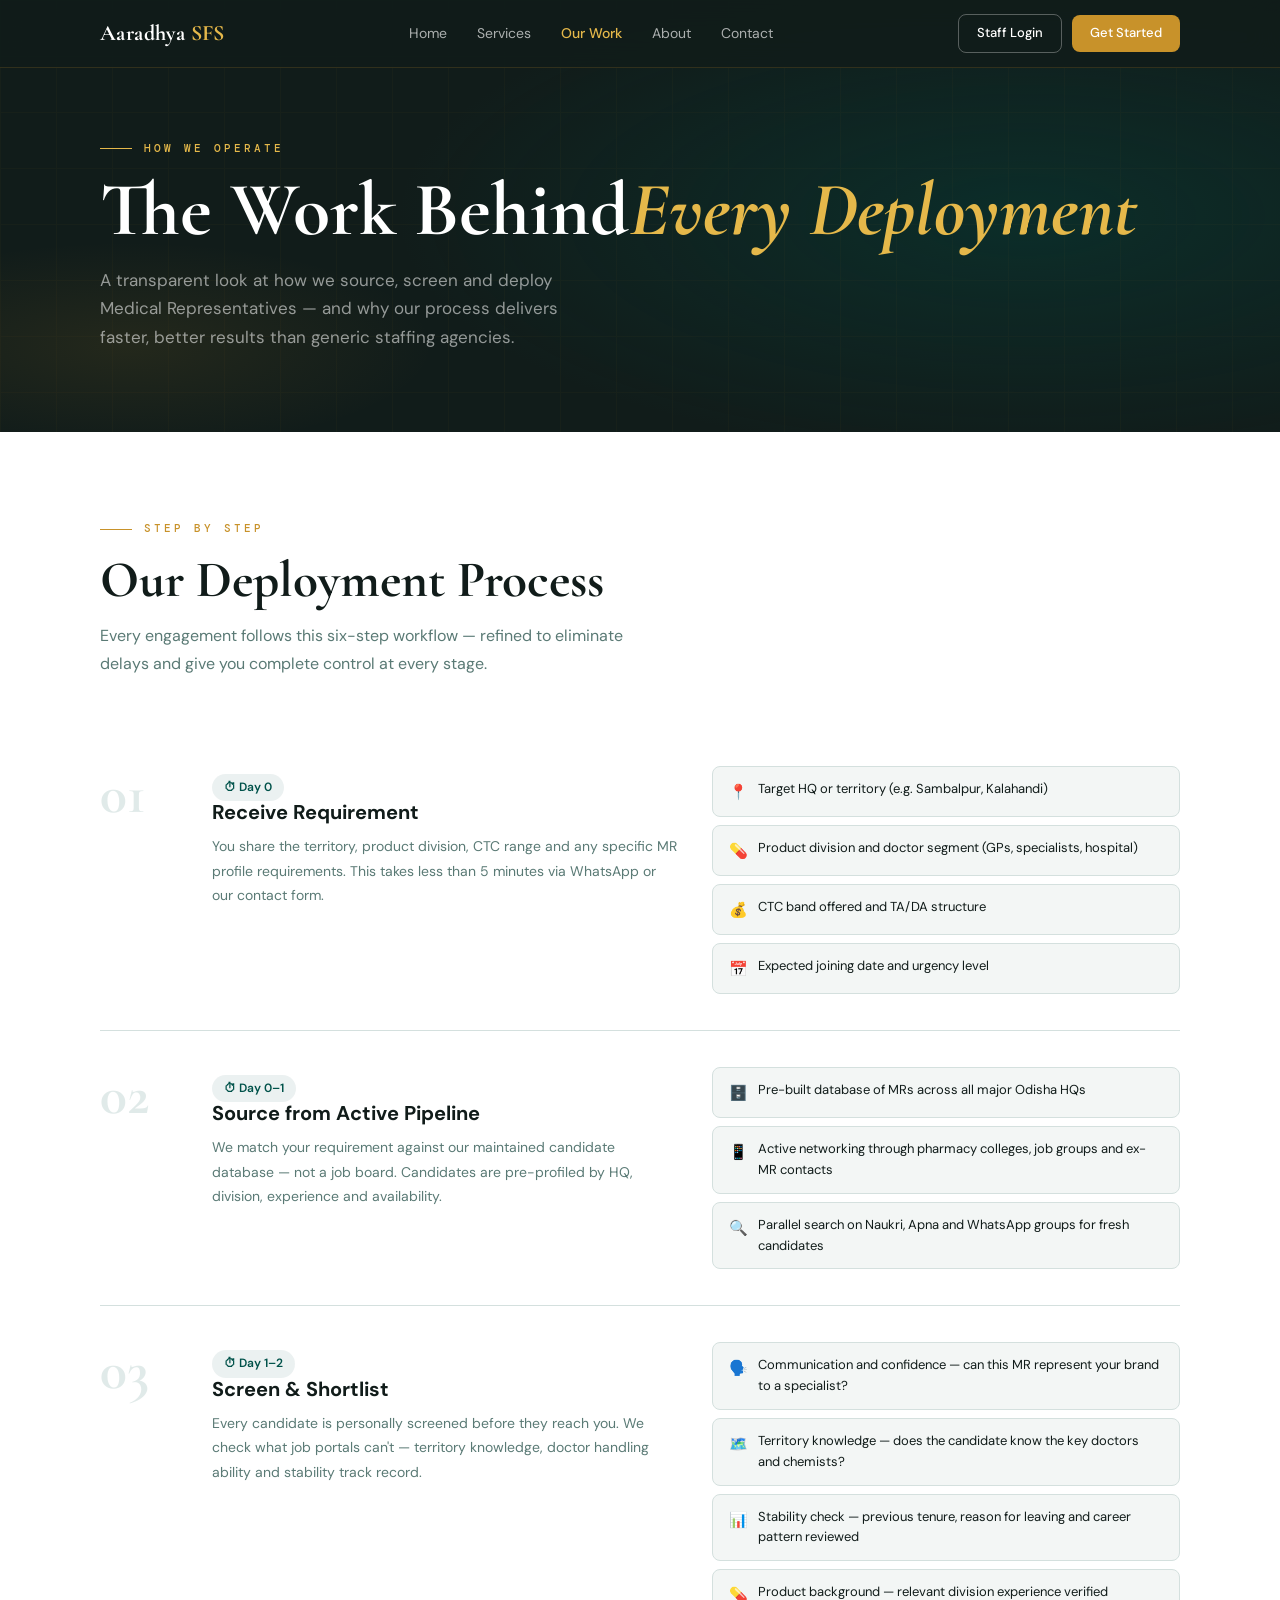
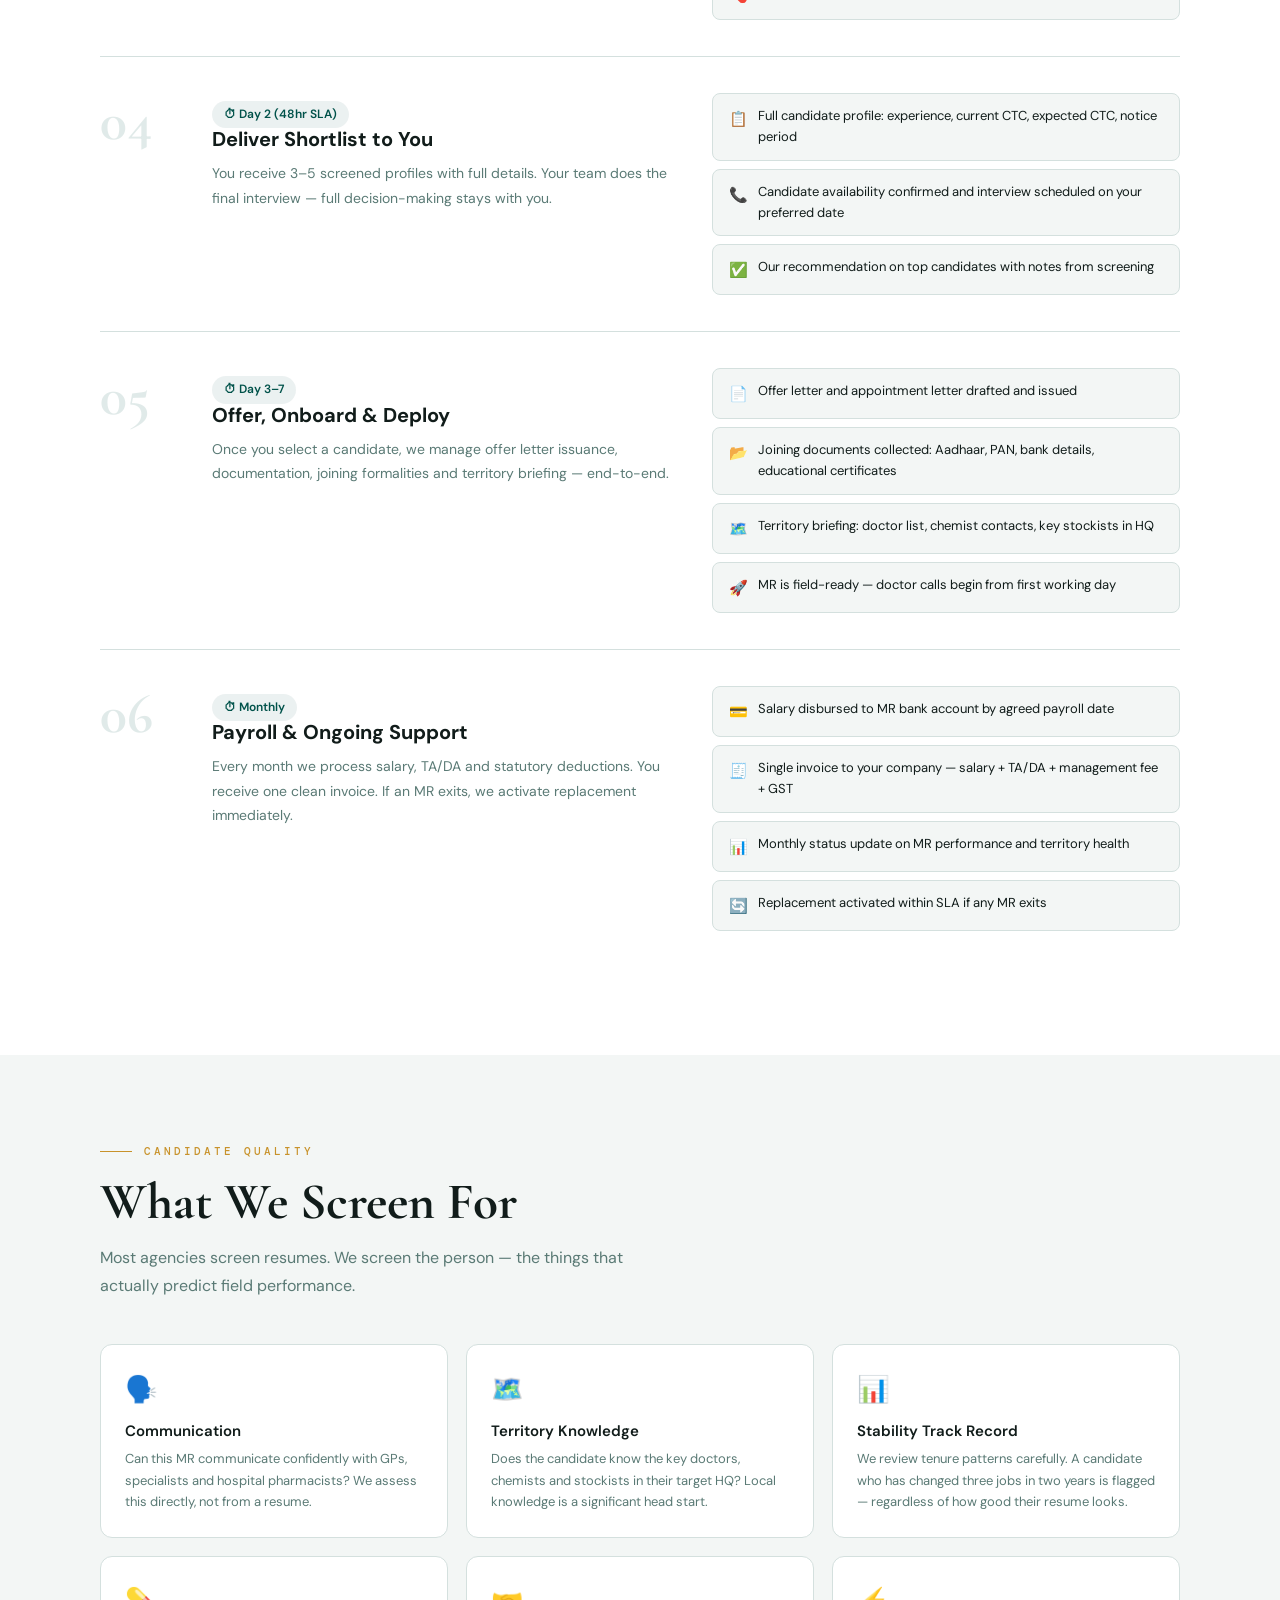
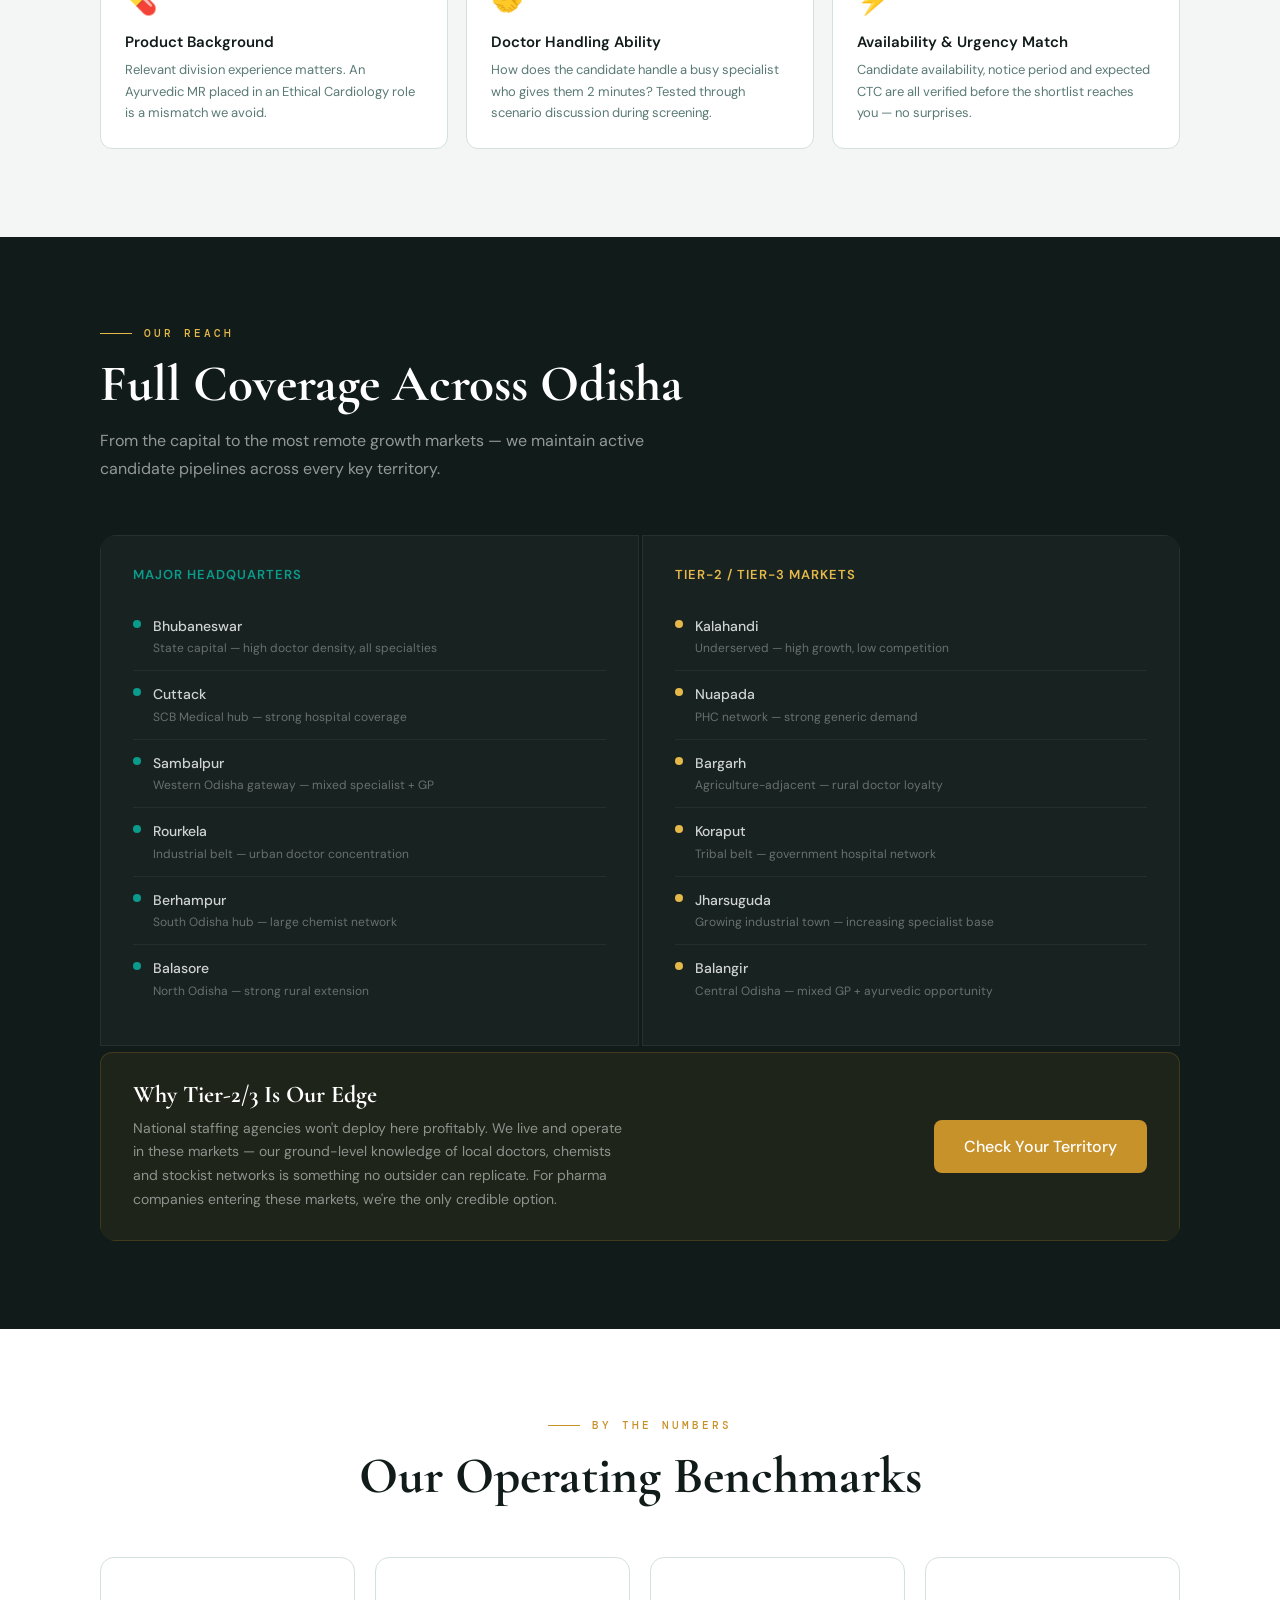
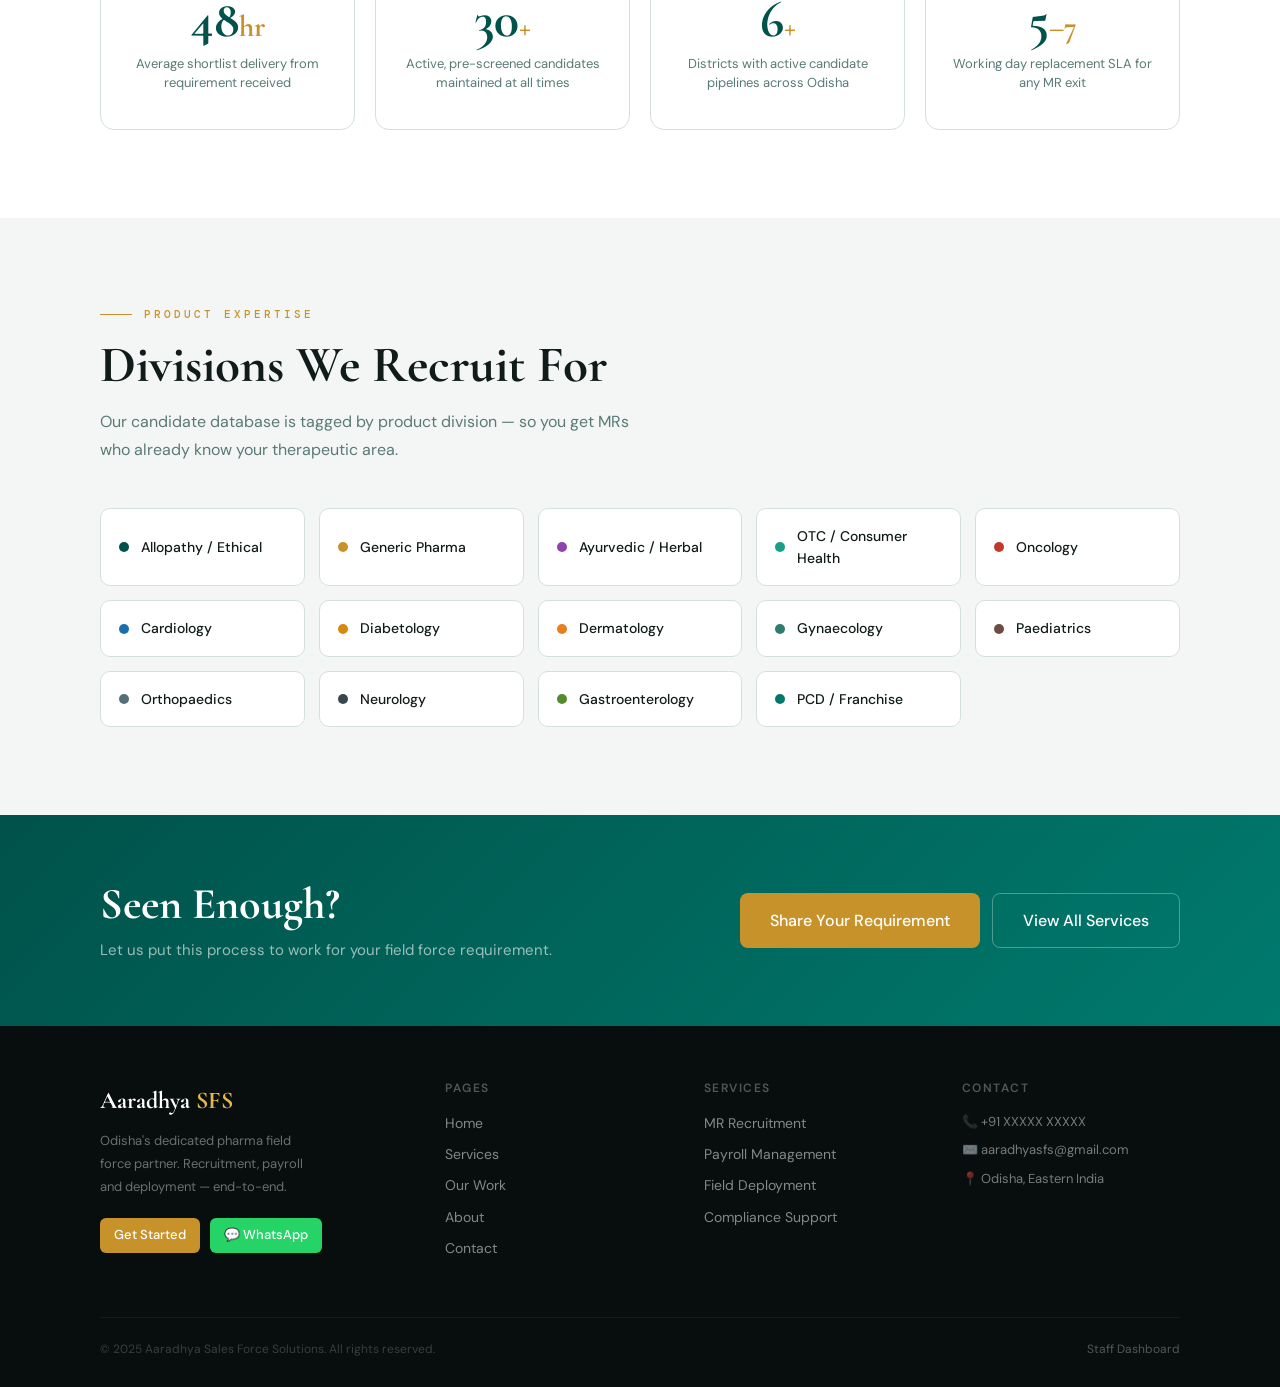
<file: our-work.html>
<!DOCTYPE html>
<html lang="en">
<head>
<meta charset="UTF-8"><meta name="viewport" content="width=device-width,initial-scale=1.0">
<title>Our Work — Aaradhya Sales Force Solutions</title>
<link rel="stylesheet" href="_shared.css">
<style>
/* PROCESS */
.process-steps { display: flex; flex-direction: column; gap: 0; margin-top: 52px; }
.ps-item { display: grid; grid-template-columns: 80px 1fr 1fr; gap: 32px; align-items: start; padding: 36px 0; border-bottom: 1px solid var(--border); }
.ps-item:last-child { border-bottom: none; }
.ps-num { font-family: 'Cormorant Garamond', serif; font-size: 56px; font-weight: 700; color: rgba(0,82,74,.12); line-height: 1; }
.ps-left h3 { font-size: 20px; font-weight: 700; margin-bottom: 10px; }
.ps-left p { font-size: 14px; color: var(--muted); line-height: 1.75; }
.ps-right { display: flex; flex-direction: column; gap: 8px; }
.ps-detail { background: var(--page-bg); border-radius: 8px; padding: 12px 16px; font-size: 13px; color: var(--dark); display: flex; gap: 10px; align-items: flex-start; border: 1px solid var(--border); }
.ps-detail-icon { flex-shrink: 0; font-size: 15px; margin-top: 1px; }
.ps-time { display: inline-flex; align-items: center; gap: 6px; background: rgba(0,82,74,.08); color: var(--teal); border-radius: 20px; padding: 4px 12px; font-size: 12px; font-weight: 600; margin-top: 8px; }

/* SCREENING */
.screen-grid { display: grid; grid-template-columns: repeat(3,1fr); gap: 18px; margin-top: 44px; }
.screen-card { background: #fff; border-radius: 12px; border: 1px solid var(--border); padding: 24px; }
.screen-card h4 { font-size: 15px; font-weight: 600; margin-bottom: 8px; }
.screen-card p { font-size: 13px; color: var(--muted); line-height: 1.65; }
.screen-icon { font-size: 26px; margin-bottom: 12px; }

/* COVERAGE MAP */
.map-section { background: var(--dark); }
.coverage-grid { display: grid; grid-template-columns: 1fr 1fr; gap: 3px; margin-top: 52px; border-radius: 16px; overflow: hidden; }
.cov-col { padding: 32px; background: rgba(255,255,255,.03); border: 1px solid rgba(255,255,255,.06); }
.cov-col h3 { font-size: 13px; font-weight: 600; letter-spacing: 1px; text-transform: uppercase; margin-bottom: 20px; }
.cov-col h3.teal-col { color: var(--teal-lt); }
.cov-col h3.gold-col { color: var(--gold-lt); }
.cov-item { display: flex; align-items: flex-start; gap: 12px; padding: 12px 0; border-bottom: 1px solid rgba(255,255,255,.05); }
.cov-item:last-child { border-bottom: none; }
.cov-dot { width: 8px; height: 8px; border-radius: 50%; flex-shrink: 0; margin-top: 5px; }
.cov-name { font-size: 14px; color: rgba(255,255,255,.8); font-weight: 500; }
.cov-sub { font-size: 12px; color: rgba(255,255,255,.35); margin-top: 2px; }
.t2-callout { grid-column: 1/-1; background: rgba(200,146,42,.08); border: 1px solid rgba(200,146,42,.2); border-radius: 12px; padding: 28px 32px; display: flex; align-items: center; justify-content: space-between; gap: 24px; margin-top: 3px; }
.t2-callout h3 { font-family: 'Cormorant Garamond',serif; font-size: 24px; color: #fff; margin-bottom: 8px; }
.t2-callout p { font-size: 14px; color: rgba(255,255,255,.5); line-height: 1.7; max-width: 500px; }

/* METRICS */
.metrics-grid { display: grid; grid-template-columns: repeat(4,1fr); gap: 20px; margin-top: 52px; }
.metric-card { text-align: center; padding: 36px 24px; background: #fff; border-radius: 14px; border: 1px solid var(--border); }
.metric-val { font-family: 'Cormorant Garamond',serif; font-size: 52px; font-weight: 700; color: var(--teal); line-height: 1; }
.metric-val span { font-size: 30px; color: var(--gold); }
.metric-label { font-size: 13px; color: var(--muted); margin-top: 8px; line-height: 1.5; }

/* DIVISIONS */
.divs-grid { display: grid; grid-template-columns: repeat(auto-fill,minmax(200px,1fr)); gap: 14px; margin-top: 44px; }
.div-card { background: #fff; border: 1px solid var(--border); border-radius: 10px; padding: 16px 18px; display: flex; gap: 12px; align-items: center; font-size: 14px; font-weight: 500; transition: border-color .2s, box-shadow .2s; }
.div-card:hover { border-color: var(--teal); box-shadow: 0 4px 16px rgba(0,82,74,.1); }
.div-card-dot { width: 10px; height: 10px; border-radius: 50%; flex-shrink: 0; }

/* CANDIDATE PROFILE */
.profile-grid { display: grid; grid-template-columns: 1fr 1fr; gap: 24px; margin-top: 52px; }
.profile-card { background: var(--page-bg); border-radius: 14px; border: 1px solid var(--border); padding: 28px; }
.profile-card h3 { font-size: 16px; font-weight: 600; margin-bottom: 16px; padding-bottom: 12px; border-bottom: 1px solid var(--border); }
.profile-row { display: flex; justify-content: space-between; align-items: center; padding: 9px 0; border-bottom: 1px solid rgba(0,0,0,.05); font-size: 14px; }
.profile-row:last-child { border-bottom: none; }
.profile-row .pk { color: var(--muted); }
.profile-row .pv { font-weight: 500; }

.cta-band{background:linear-gradient(135deg,var(--teal),var(--teal-mid));padding:64px 0;}
.cta-inner{display:flex;align-items:center;justify-content:space-between;gap:40px;flex-wrap:wrap;}
.cta-band h2{font-family:'Cormorant Garamond',serif;font-size:clamp(28px,4vw,44px);font-weight:700;color:#fff;}
.cta-band p{font-size:15px;color:rgba(255,255,255,.6);margin-top:8px;}
.cta-actions{display:flex;gap:12px;flex-wrap:wrap;flex-shrink:0;}

@media(max-width:900px){
  .ps-item{grid-template-columns:60px 1fr;} .ps-right{grid-column:2;}
  .screen-grid{grid-template-columns:1fr 1fr;} .metrics-grid{grid-template-columns:1fr 1fr;}
  .coverage-grid{grid-template-columns:1fr;} .profile-grid{grid-template-columns:1fr;}
}
@media(max-width:600px){
  .ps-item{grid-template-columns:1fr;} .ps-num{font-size:36px;}
  .screen-grid{grid-template-columns:1fr;} .metrics-grid{grid-template-columns:1fr 1fr;}
}
</style>
</head>
<body>
<script>window.ACTIVE_PAGE='our-work.html';</script>

<div class="page-hero">
  <div class="page-hero-bg"></div><div class="page-hero-grid"></div>
  <div class="container page-hero-content">
    <div class="eyebrow light">How We Operate</div>
    <h1>The Work Behind<em>Every Deployment</em></h1>
    <p>A transparent look at how we source, screen and deploy Medical Representatives — and why our process delivers faster, better results than generic staffing agencies.</p>
  </div>
</div>

<!-- PROCESS -->
<section class="section">
<div class="container">
  <div class="eyebrow">Step by Step</div>
  <h2 class="section-title">Our Deployment Process</h2>
  <p class="section-sub">Every engagement follows this six-step workflow — refined to eliminate delays and give you complete control at every stage.</p>
  <div class="process-steps">
    <div class="ps-item">
      <div class="ps-num">01</div>
      <div class="ps-left">
        <div class="ps-time">⏱ Day 0</div>
        <h3>Receive Requirement</h3>
        <p>You share the territory, product division, CTC range and any specific MR profile requirements. This takes less than 5 minutes via WhatsApp or our contact form.</p>
      </div>
      <div class="ps-right">
        <div class="ps-detail"><div class="ps-detail-icon">📍</div><div>Target HQ or territory (e.g. Sambalpur, Kalahandi)</div></div>
        <div class="ps-detail"><div class="ps-detail-icon">💊</div><div>Product division and doctor segment (GPs, specialists, hospital)</div></div>
        <div class="ps-detail"><div class="ps-detail-icon">💰</div><div>CTC band offered and TA/DA structure</div></div>
        <div class="ps-detail"><div class="ps-detail-icon">📅</div><div>Expected joining date and urgency level</div></div>
      </div>
    </div>
    <div class="ps-item">
      <div class="ps-num">02</div>
      <div class="ps-left">
        <div class="ps-time">⏱ Day 0–1</div>
        <h3>Source from Active Pipeline</h3>
        <p>We match your requirement against our maintained candidate database — not a job board. Candidates are pre-profiled by HQ, division, experience and availability.</p>
      </div>
      <div class="ps-right">
        <div class="ps-detail"><div class="ps-detail-icon">🗄️</div><div>Pre-built database of MRs across all major Odisha HQs</div></div>
        <div class="ps-detail"><div class="ps-detail-icon">📱</div><div>Active networking through pharmacy colleges, job groups and ex-MR contacts</div></div>
        <div class="ps-detail"><div class="ps-detail-icon">🔍</div><div>Parallel search on Naukri, Apna and WhatsApp groups for fresh candidates</div></div>
      </div>
    </div>
    <div class="ps-item">
      <div class="ps-num">03</div>
      <div class="ps-left">
        <div class="ps-time">⏱ Day 1–2</div>
        <h3>Screen & Shortlist</h3>
        <p>Every candidate is personally screened before they reach you. We check what job portals can't — territory knowledge, doctor handling ability and stability track record.</p>
      </div>
      <div class="ps-right">
        <div class="ps-detail"><div class="ps-detail-icon">🗣️</div><div>Communication and confidence — can this MR represent your brand to a specialist?</div></div>
        <div class="ps-detail"><div class="ps-detail-icon">🗺️</div><div>Territory knowledge — does the candidate know the key doctors and chemists?</div></div>
        <div class="ps-detail"><div class="ps-detail-icon">📊</div><div>Stability check — previous tenure, reason for leaving and career pattern reviewed</div></div>
        <div class="ps-detail"><div class="ps-detail-icon">💊</div><div>Product background — relevant division experience verified</div></div>
      </div>
    </div>
    <div class="ps-item">
      <div class="ps-num">04</div>
      <div class="ps-left">
        <div class="ps-time">⏱ Day 2 (48hr SLA)</div>
        <h3>Deliver Shortlist to You</h3>
        <p>You receive 3–5 screened profiles with full details. Your team does the final interview — full decision-making stays with you.</p>
      </div>
      <div class="ps-right">
        <div class="ps-detail"><div class="ps-detail-icon">📋</div><div>Full candidate profile: experience, current CTC, expected CTC, notice period</div></div>
        <div class="ps-detail"><div class="ps-detail-icon">📞</div><div>Candidate availability confirmed and interview scheduled on your preferred date</div></div>
        <div class="ps-detail"><div class="ps-detail-icon">✅</div><div>Our recommendation on top candidates with notes from screening</div></div>
      </div>
    </div>
    <div class="ps-item">
      <div class="ps-num">05</div>
      <div class="ps-left">
        <div class="ps-time">⏱ Day 3–7</div>
        <h3>Offer, Onboard & Deploy</h3>
        <p>Once you select a candidate, we manage offer letter issuance, documentation, joining formalities and territory briefing — end-to-end.</p>
      </div>
      <div class="ps-right">
        <div class="ps-detail"><div class="ps-detail-icon">📄</div><div>Offer letter and appointment letter drafted and issued</div></div>
        <div class="ps-detail"><div class="ps-detail-icon">📂</div><div>Joining documents collected: Aadhaar, PAN, bank details, educational certificates</div></div>
        <div class="ps-detail"><div class="ps-detail-icon">🗺️</div><div>Territory briefing: doctor list, chemist contacts, key stockists in HQ</div></div>
        <div class="ps-detail"><div class="ps-detail-icon">🚀</div><div>MR is field-ready — doctor calls begin from first working day</div></div>
      </div>
    </div>
    <div class="ps-item">
      <div class="ps-num">06</div>
      <div class="ps-left">
        <div class="ps-time">⏱ Monthly</div>
        <h3>Payroll & Ongoing Support</h3>
        <p>Every month we process salary, TA/DA and statutory deductions. You receive one clean invoice. If an MR exits, we activate replacement immediately.</p>
      </div>
      <div class="ps-right">
        <div class="ps-detail"><div class="ps-detail-icon">💳</div><div>Salary disbursed to MR bank account by agreed payroll date</div></div>
        <div class="ps-detail"><div class="ps-detail-icon">🧾</div><div>Single invoice to your company — salary + TA/DA + management fee + GST</div></div>
        <div class="ps-detail"><div class="ps-detail-icon">📊</div><div>Monthly status update on MR performance and territory health</div></div>
        <div class="ps-detail"><div class="ps-detail-icon">🔄</div><div>Replacement activated within SLA if any MR exits</div></div>
      </div>
    </div>
  </div>
</div>
</section>

<!-- SCREENING CRITERIA -->
<section class="section" style="background:var(--page-bg)">
<div class="container">
  <div class="eyebrow">Candidate Quality</div>
  <h2 class="section-title">What We Screen For</h2>
  <p class="section-sub">Most agencies screen resumes. We screen the person — the things that actually predict field performance.</p>
  <div class="screen-grid">
    <div class="screen-card"><div class="screen-icon">🗣️</div><h4>Communication</h4><p>Can this MR communicate confidently with GPs, specialists and hospital pharmacists? We assess this directly, not from a resume.</p></div>
    <div class="screen-card"><div class="screen-icon">🗺️</div><h4>Territory Knowledge</h4><p>Does the candidate know the key doctors, chemists and stockists in their target HQ? Local knowledge is a significant head start.</p></div>
    <div class="screen-card"><div class="screen-icon">📊</div><h4>Stability Track Record</h4><p>We review tenure patterns carefully. A candidate who has changed three jobs in two years is flagged — regardless of how good their resume looks.</p></div>
    <div class="screen-card"><div class="screen-icon">💊</div><h4>Product Background</h4><p>Relevant division experience matters. An Ayurvedic MR placed in an Ethical Cardiology role is a mismatch we avoid.</p></div>
    <div class="screen-card"><div class="screen-icon">🤝</div><h4>Doctor Handling Ability</h4><p>How does the candidate handle a busy specialist who gives them 2 minutes? Tested through scenario discussion during screening.</p></div>
    <div class="screen-card"><div class="screen-icon">⚡</div><h4>Availability & Urgency Match</h4><p>Candidate availability, notice period and expected CTC are all verified before the shortlist reaches you — no surprises.</p></div>
  </div>
</div>
</section>

<!-- COVERAGE -->
<section class="section map-section">
<div class="container">
  <div class="eyebrow light">Our Reach</div>
  <h2 class="section-title light">Full Coverage Across Odisha</h2>
  <p class="section-sub light">From the capital to the most remote growth markets — we maintain active candidate pipelines across every key territory.</p>
  <div class="coverage-grid">
    <div class="cov-col">
      <h3 class="teal-col">Major Headquarters</h3>
      <div class="cov-item"><div class="cov-dot" style="background:var(--teal-lt)"></div><div><div class="cov-name">Bhubaneswar</div><div class="cov-sub">State capital — high doctor density, all specialties</div></div></div>
      <div class="cov-item"><div class="cov-dot" style="background:var(--teal-lt)"></div><div><div class="cov-name">Cuttack</div><div class="cov-sub">SCB Medical hub — strong hospital coverage</div></div></div>
      <div class="cov-item"><div class="cov-dot" style="background:var(--teal-lt)"></div><div><div class="cov-name">Sambalpur</div><div class="cov-sub">Western Odisha gateway — mixed specialist + GP</div></div></div>
      <div class="cov-item"><div class="cov-dot" style="background:var(--teal-lt)"></div><div><div class="cov-name">Rourkela</div><div class="cov-sub">Industrial belt — urban doctor concentration</div></div></div>
      <div class="cov-item"><div class="cov-dot" style="background:var(--teal-lt)"></div><div><div class="cov-name">Berhampur</div><div class="cov-sub">South Odisha hub — large chemist network</div></div></div>
      <div class="cov-item"><div class="cov-dot" style="background:var(--teal-lt)"></div><div><div class="cov-name">Balasore</div><div class="cov-sub">North Odisha — strong rural extension</div></div></div>
    </div>
    <div class="cov-col">
      <h3 class="gold-col">Tier-2 / Tier-3 Markets</h3>
      <div class="cov-item"><div class="cov-dot" style="background:var(--gold-lt)"></div><div><div class="cov-name">Kalahandi</div><div class="cov-sub">Underserved — high growth, low competition</div></div></div>
      <div class="cov-item"><div class="cov-dot" style="background:var(--gold-lt)"></div><div><div class="cov-name">Nuapada</div><div class="cov-sub">PHC network — strong generic demand</div></div></div>
      <div class="cov-item"><div class="cov-dot" style="background:var(--gold-lt)"></div><div><div class="cov-name">Bargarh</div><div class="cov-sub">Agriculture-adjacent — rural doctor loyalty</div></div></div>
      <div class="cov-item"><div class="cov-dot" style="background:var(--gold-lt)"></div><div><div class="cov-name">Koraput</div><div class="cov-sub">Tribal belt — government hospital network</div></div></div>
      <div class="cov-item"><div class="cov-dot" style="background:var(--gold-lt)"></div><div><div class="cov-name">Jharsuguda</div><div class="cov-sub">Growing industrial town — increasing specialist base</div></div></div>
      <div class="cov-item"><div class="cov-dot" style="background:var(--gold-lt)"></div><div><div class="cov-name">Balangir</div><div class="cov-sub">Central Odisha — mixed GP + ayurvedic opportunity</div></div></div>
    </div>
    <div class="t2-callout">
      <div><h3>Why Tier-2/3 Is Our Edge</h3><p>National staffing agencies won't deploy here profitably. We live and operate in these markets — our ground-level knowledge of local doctors, chemists and stockist networks is something no outsider can replicate. For pharma companies entering these markets, we're the only credible option.</p></div>
      <a href="contact.html" class="btn btn-gold btn-lg" style="flex-shrink:0">Check Your Territory</a>
    </div>
  </div>
</div>
</section>

<!-- METRICS -->
<section class="section">
<div class="container text-center">
  <div class="eyebrow" style="justify-content:center">By the Numbers</div>
  <h2 class="section-title">Our Operating Benchmarks</h2>
  <div class="metrics-grid">
    <div class="metric-card"><div class="metric-val">48<span>hr</span></div><div class="metric-label">Average shortlist delivery from requirement received</div></div>
    <div class="metric-card"><div class="metric-val">30<span>+</span></div><div class="metric-label">Active, pre-screened candidates maintained at all times</div></div>
    <div class="metric-card"><div class="metric-val">6<span>+</span></div><div class="metric-label">Districts with active candidate pipelines across Odisha</div></div>
    <div class="metric-card"><div class="metric-val">5<span>–7</span></div><div class="metric-label">Working day replacement SLA for any MR exit</div></div>
  </div>
</div>
</section>

<!-- DIVISIONS -->
<section class="section" style="background:var(--page-bg)">
<div class="container">
  <div class="eyebrow">Product Expertise</div>
  <h2 class="section-title">Divisions We Recruit For</h2>
  <p class="section-sub">Our candidate database is tagged by product division — so you get MRs who already know your therapeutic area.</p>
  <div class="divs-grid">
    <div class="div-card"><div class="div-card-dot" style="background:var(--teal)"></div>Allopathy / Ethical</div>
    <div class="div-card"><div class="div-card-dot" style="background:var(--gold)"></div>Generic Pharma</div>
    <div class="div-card"><div class="div-card-dot" style="background:#8E44AD"></div>Ayurvedic / Herbal</div>
    <div class="div-card"><div class="div-card-dot" style="background:#16A085"></div>OTC / Consumer Health</div>
    <div class="div-card"><div class="div-card-dot" style="background:#C0392B"></div>Oncology</div>
    <div class="div-card"><div class="div-card-dot" style="background:#1A6FAF"></div>Cardiology</div>
    <div class="div-card"><div class="div-card-dot" style="background:#D68910"></div>Diabetology</div>
    <div class="div-card"><div class="div-card-dot" style="background:#E67E22"></div>Dermatology</div>
    <div class="div-card"><div class="div-card-dot" style="background:#2E7D6F"></div>Gynaecology</div>
    <div class="div-card"><div class="div-card-dot" style="background:#6D4C41"></div>Paediatrics</div>
    <div class="div-card"><div class="div-card-dot" style="background:#546E7A"></div>Orthopaedics</div>
    <div class="div-card"><div class="div-card-dot" style="background:#37474F"></div>Neurology</div>
    <div class="div-card"><div class="div-card-dot" style="background:#558B2F"></div>Gastroenterology</div>
    <div class="div-card"><div class="div-card-dot" style="background:#00796B"></div>PCD / Franchise</div>
  </div>
</div>
</section>

<!-- CTA -->
<div class="cta-band">
  <div class="container">
    <div class="cta-inner">
      <div><h2>Seen Enough?</h2><p>Let us put this process to work for your field force requirement.</p></div>
      <div class="cta-actions">
        <a href="contact.html" class="btn btn-gold btn-lg">Share Your Requirement</a>
        <a href="services.html" class="btn btn-outline-dark btn-lg">View All Services</a>
      </div>
    </div>
  </div>
</div>

<script src="_layout.js"></script>
</body></html>
</file>
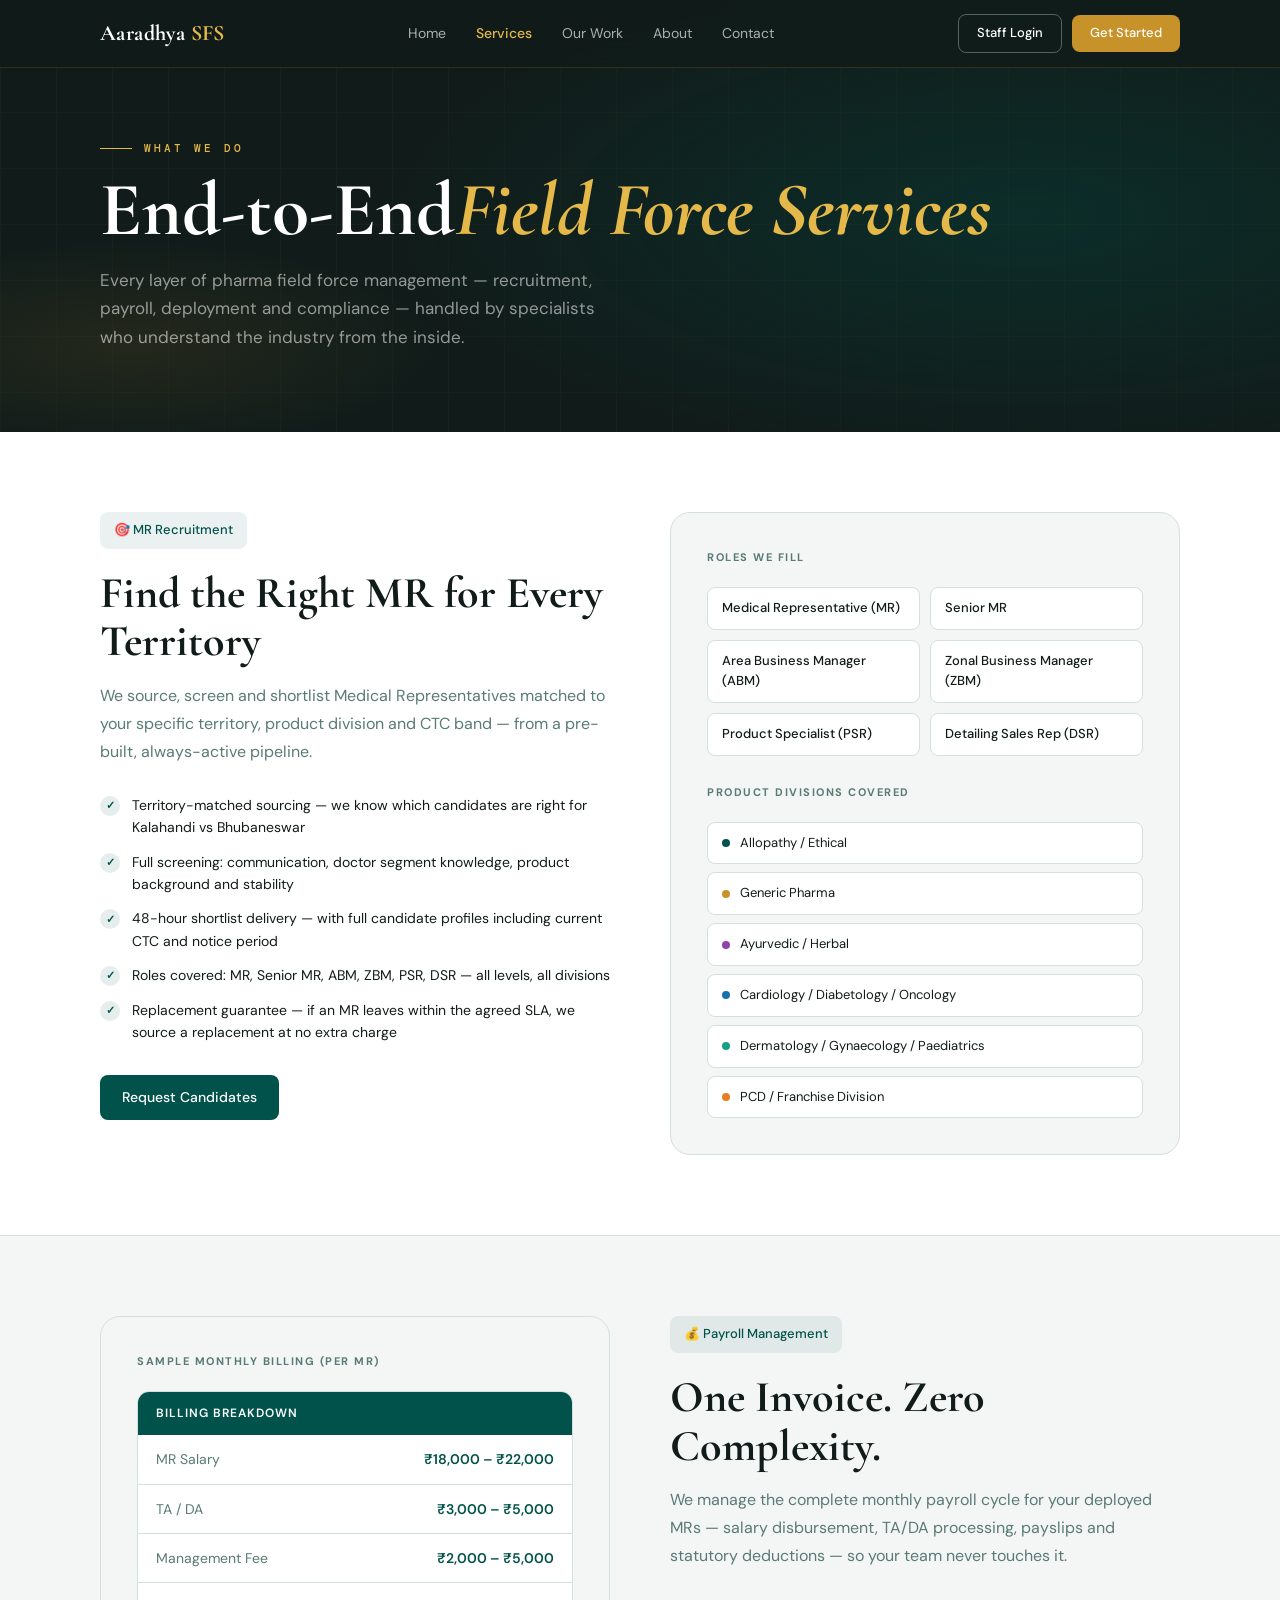
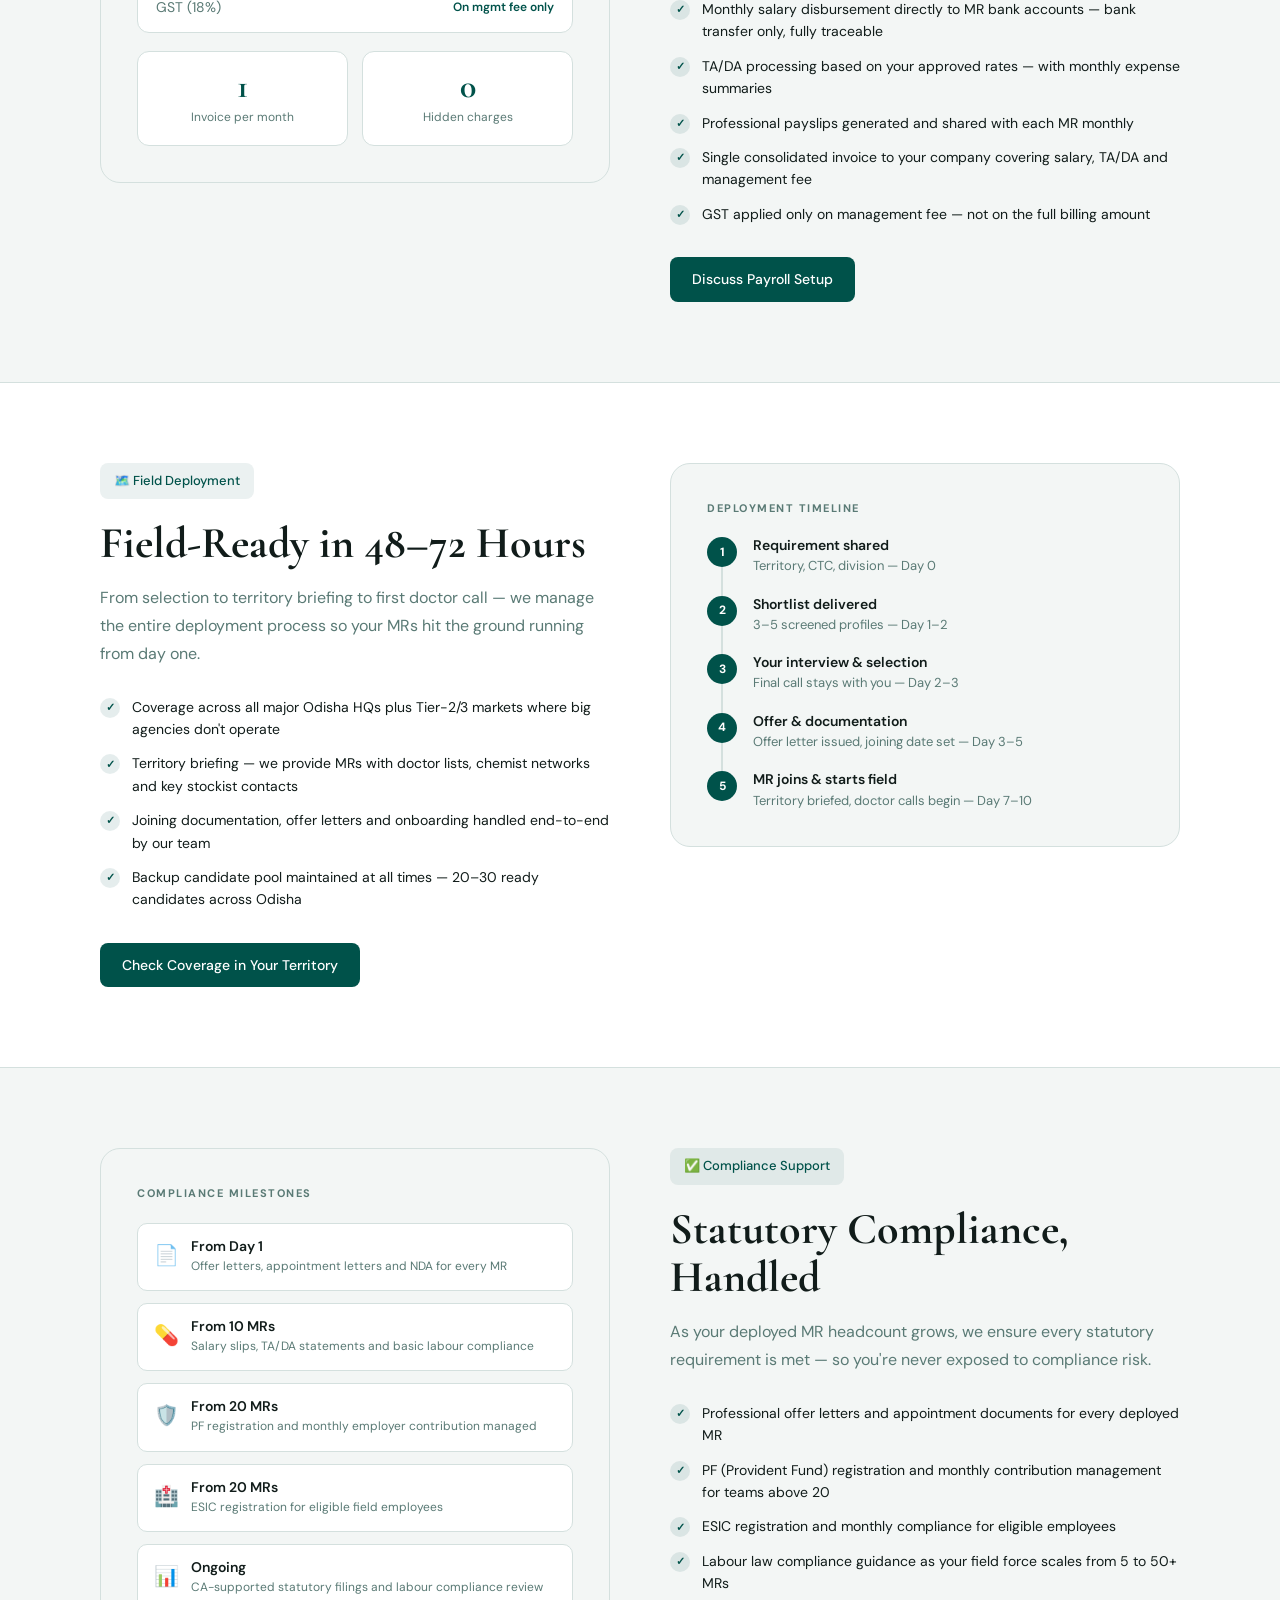
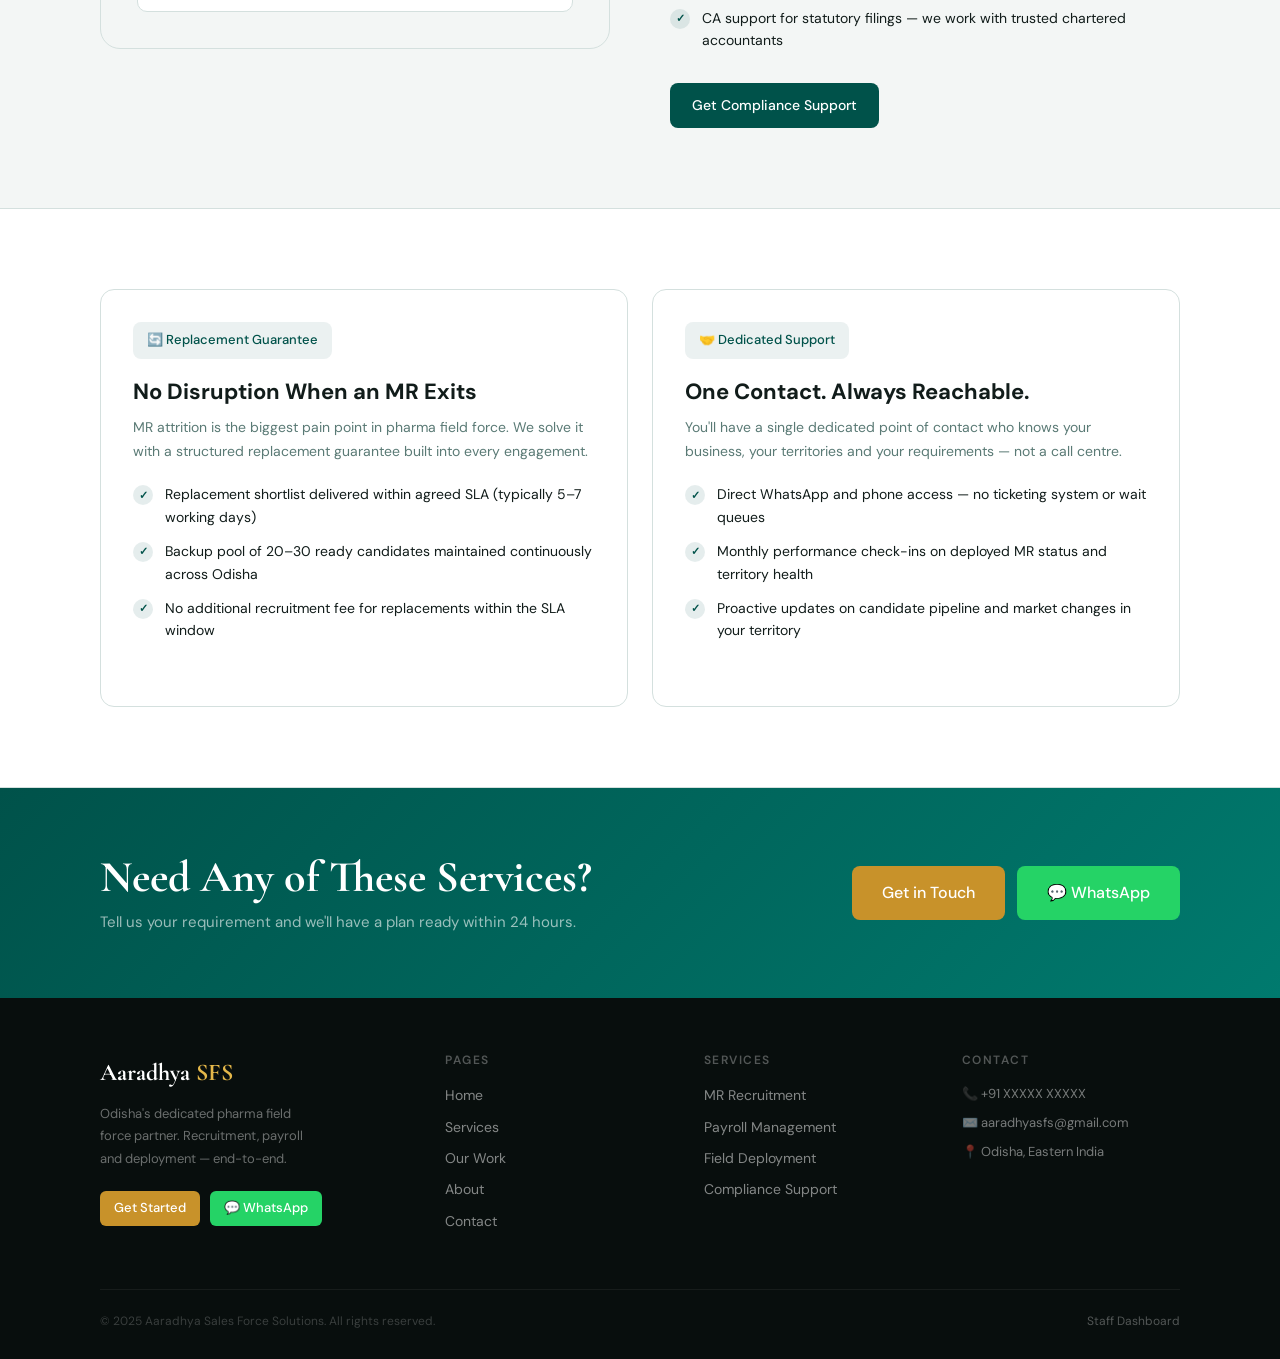
<file: services.html>
<!DOCTYPE html>
<html lang="en">
<head>
<meta charset="UTF-8"><meta name="viewport" content="width=device-width,initial-scale=1.0">
<title>Our Services — Aaradhya Sales Force Solutions</title>
<link rel="stylesheet" href="_shared.css">
<style>
.svc-section { padding: 80px 0; border-bottom: 1px solid var(--border); }
.svc-section:last-of-type { border-bottom: none; }
.svc-layout { display: grid; grid-template-columns: 1fr 1fr; gap: 60px; align-items: start; }
.svc-layout.flip { direction: rtl; }
.svc-layout.flip > * { direction: ltr; }
.svc-badge { display: inline-flex; align-items: center; gap: 10px; background: rgba(0,82,74,.08); color: var(--teal); border-radius: 8px; padding: 8px 14px; font-size: 13px; font-weight: 500; margin-bottom: 20px; }
.svc-title { font-family: 'Cormorant Garamond', serif; font-size: clamp(28px, 3.5vw, 44px); font-weight: 700; line-height: 1.1; margin-bottom: 16px; }
.svc-lead { font-size: 16px; color: var(--muted); line-height: 1.75; margin-bottom: 28px; }
.svc-points { display: flex; flex-direction: column; gap: 12px; margin-bottom: 32px; }
.svc-point { display: flex; gap: 12px; align-items: flex-start; font-size: 14px; line-height: 1.6; }
.svc-point-dot { width: 20px; height: 20px; border-radius: 50%; background: rgba(0,82,74,.1); color: var(--teal); display: flex; align-items: center; justify-content: center; font-size: 11px; font-weight: 700; flex-shrink: 0; margin-top: 2px; }
.svc-visual { background: var(--page-bg); border-radius: 20px; padding: 36px; border: 1px solid var(--border); }
.svc-visual-title { font-size: 11px; font-weight: 700; color: var(--muted); letter-spacing: 1.5px; text-transform: uppercase; margin-bottom: 20px; }
.svc-stat-row { display: grid; grid-template-columns: 1fr 1fr; gap: 14px; }
.svc-stat { background: #fff; border-radius: 12px; padding: 18px; border: 1px solid var(--border); text-align: center; }
.svc-stat-val { font-family: 'Cormorant Garamond', serif; font-size: 34px; font-weight: 700; color: var(--teal); line-height: 1; }
.svc-stat-label { font-size: 12px; color: var(--muted); margin-top: 4px; }
.roles-grid { display: grid; grid-template-columns: 1fr 1fr; gap: 10px; margin-top: 16px; }
.role-chip { background: #fff; border: 1px solid var(--border); border-radius: 8px; padding: 10px 14px; font-size: 13px; font-weight: 500; color: var(--dark); }
.timeline { display: flex; flex-direction: column; gap: 0; }
.tl-item { display: flex; gap: 16px; padding-bottom: 20px; position: relative; }
.tl-item:last-child { padding-bottom: 0; }
.tl-item::before { content:''; position:absolute; left: 14px; top: 30px; bottom: 0; width: 2px; background: var(--border); }
.tl-item:last-child::before { display: none; }
.tl-dot { width: 30px; height: 30px; border-radius: 50%; background: var(--teal); color: #fff; display: flex; align-items: center; justify-content: center; font-size: 12px; font-weight: 700; flex-shrink: 0; z-index: 1; }
.tl-content h4 { font-size: 14px; font-weight: 600; margin-bottom: 3px; }
.tl-content p { font-size: 13px; color: var(--muted); line-height: 1.5; }
.billing-table { background: #fff; border-radius: 12px; border: 1px solid var(--border); overflow: hidden; }
.bt-head { background: var(--teal); color: #fff; padding: 12px 18px; font-size: 12px; font-weight: 600; letter-spacing: 1px; text-transform: uppercase; }
.bt-row { display: flex; justify-content: space-between; align-items: center; padding: 13px 18px; border-bottom: 1px solid var(--border); font-size: 14px; }
.bt-row:last-child { border-bottom: none; }
.bt-row .lbl { color: var(--muted); }
.bt-row .val { font-weight: 600; color: var(--teal); }
.divs-list { display: flex; flex-direction: column; gap: 8px; }
.div-item { background: #fff; border: 1px solid var(--border); border-radius: 8px; padding: 10px 14px; font-size: 13px; display: flex; align-items: center; gap: 10px; }
.div-dot { width: 8px; height: 8px; border-radius: 50%; flex-shrink: 0; }
.compliance-steps { display: flex; flex-direction: column; gap: 12px; }
.cs-item { background: #fff; border: 1px solid var(--border); border-radius: 10px; padding: 14px 16px; display: flex; gap: 12px; align-items: flex-start; }
.cs-icon { font-size: 20px; flex-shrink: 0; margin-top: 1px; }
.cs-item h4 { font-size: 14px; font-weight: 600; margin-bottom: 3px; }
.cs-item p { font-size: 12px; color: var(--muted); }
.cta-band { background: linear-gradient(135deg,var(--teal),var(--teal-mid)); padding: 64px 0; }
.cta-inner { display: flex; align-items: center; justify-content: space-between; gap: 40px; flex-wrap: wrap; }
.cta-band h2 { font-family: 'Cormorant Garamond',serif; font-size: clamp(28px,4vw,44px); font-weight: 700; color: #fff; }
.cta-band p { font-size: 15px; color: rgba(255,255,255,.6); margin-top: 8px; }
.cta-actions { display: flex; gap: 12px; flex-wrap: wrap; flex-shrink: 0; }
@media(max-width:768px){
  .svc-layout{grid-template-columns:1fr;} .svc-layout.flip{direction:ltr;}
  .svc-stat-row{grid-template-columns:1fr 1fr;} .roles-grid{grid-template-columns:1fr;}
}
</style>
</head>
<body>
<script>window.ACTIVE_PAGE='services.html';</script>

<div class="page-hero">
  <div class="page-hero-bg"></div><div class="page-hero-grid"></div>
  <div class="container page-hero-content">
    <div class="eyebrow light">What We Do</div>
    <h1>End-to-End<em>Field Force Services</em></h1>
    <p>Every layer of pharma field force management — recruitment, payroll, deployment and compliance — handled by specialists who understand the industry from the inside.</p>
  </div>
</div>

<!-- RECRUITMENT -->
<div id="recruitment" class="svc-section">
<div class="container">
<div class="svc-layout">
  <div>
    <div class="svc-badge">🎯 MR Recruitment</div>
    <h2 class="svc-title">Find the Right MR for Every Territory</h2>
    <p class="svc-lead">We source, screen and shortlist Medical Representatives matched to your specific territory, product division and CTC band — from a pre-built, always-active pipeline.</p>
    <div class="svc-points">
      <div class="svc-point"><div class="svc-point-dot">✓</div><div>Territory-matched sourcing — we know which candidates are right for Kalahandi vs Bhubaneswar</div></div>
      <div class="svc-point"><div class="svc-point-dot">✓</div><div>Full screening: communication, doctor segment knowledge, product background and stability</div></div>
      <div class="svc-point"><div class="svc-point-dot">✓</div><div>48-hour shortlist delivery — with full candidate profiles including current CTC and notice period</div></div>
      <div class="svc-point"><div class="svc-point-dot">✓</div><div>Roles covered: MR, Senior MR, ABM, ZBM, PSR, DSR — all levels, all divisions</div></div>
      <div class="svc-point"><div class="svc-point-dot">✓</div><div>Replacement guarantee — if an MR leaves within the agreed SLA, we source a replacement at no extra charge</div></div>
    </div>
    <a href="contact.html" class="btn btn-primary">Request Candidates</a>
  </div>
  <div class="svc-visual">
    <div class="svc-visual-title">Roles We Fill</div>
    <div class="roles-grid">
      <div class="role-chip">Medical Representative (MR)</div>
      <div class="role-chip">Senior MR</div>
      <div class="role-chip">Area Business Manager (ABM)</div>
      <div class="role-chip">Zonal Business Manager (ZBM)</div>
      <div class="role-chip">Product Specialist (PSR)</div>
      <div class="role-chip">Detailing Sales Rep (DSR)</div>
    </div>
    <div class="svc-visual-title" style="margin-top:28px">Product Divisions Covered</div>
    <div class="divs-list">
      <div class="div-item"><div class="div-dot" style="background:var(--teal)"></div>Allopathy / Ethical</div>
      <div class="div-item"><div class="div-dot" style="background:var(--gold)"></div>Generic Pharma</div>
      <div class="div-item"><div class="div-dot" style="background:#8E44AD"></div>Ayurvedic / Herbal</div>
      <div class="div-item"><div class="div-dot" style="background:#1A6FAF"></div>Cardiology / Diabetology / Oncology</div>
      <div class="div-item"><div class="div-dot" style="background:#16A085"></div>Dermatology / Gynaecology / Paediatrics</div>
      <div class="div-item"><div class="div-dot" style="background:#E67E22"></div>PCD / Franchise Division</div>
    </div>
  </div>
</div>
</div></div>

<!-- PAYROLL -->
<div id="payroll" class="svc-section" style="background:var(--page-bg)">
<div class="container">
<div class="svc-layout flip">
  <div>
    <div class="svc-badge">💰 Payroll Management</div>
    <h2 class="svc-title">One Invoice. Zero Complexity.</h2>
    <p class="svc-lead">We manage the complete monthly payroll cycle for your deployed MRs — salary disbursement, TA/DA processing, payslips and statutory deductions — so your team never touches it.</p>
    <div class="svc-points">
      <div class="svc-point"><div class="svc-point-dot">✓</div><div>Monthly salary disbursement directly to MR bank accounts — bank transfer only, fully traceable</div></div>
      <div class="svc-point"><div class="svc-point-dot">✓</div><div>TA/DA processing based on your approved rates — with monthly expense summaries</div></div>
      <div class="svc-point"><div class="svc-point-dot">✓</div><div>Professional payslips generated and shared with each MR monthly</div></div>
      <div class="svc-point"><div class="svc-point-dot">✓</div><div>Single consolidated invoice to your company covering salary, TA/DA and management fee</div></div>
      <div class="svc-point"><div class="svc-point-dot">✓</div><div>GST applied only on management fee — not on the full billing amount</div></div>
    </div>
    <a href="contact.html" class="btn btn-primary">Discuss Payroll Setup</a>
  </div>
  <div class="svc-visual">
    <div class="svc-visual-title">Sample Monthly Billing (per MR)</div>
    <div class="billing-table">
      <div class="bt-head">Billing Breakdown</div>
      <div class="bt-row"><span class="lbl">MR Salary</span><span class="val">₹18,000 – ₹22,000</span></div>
      <div class="bt-row"><span class="lbl">TA / DA</span><span class="val">₹3,000 – ₹5,000</span></div>
      <div class="bt-row"><span class="lbl">Management Fee</span><span class="val">₹2,000 – ₹5,000</span></div>
      <div class="bt-row"><span class="lbl">GST (18%)</span><span class="val" style="font-size:12px">On mgmt fee only</span></div>
    </div>
    <div class="svc-stat-row" style="margin-top:18px">
      <div class="svc-stat"><div class="svc-stat-val">1</div><div class="svc-stat-label">Invoice per month</div></div>
      <div class="svc-stat"><div class="svc-stat-val">0</div><div class="svc-stat-label">Hidden charges</div></div>
    </div>
  </div>
</div>
</div></div>

<!-- DEPLOYMENT -->
<div id="deployment" class="svc-section">
<div class="container">
<div class="svc-layout">
  <div>
    <div class="svc-badge">🗺️ Field Deployment</div>
    <h2 class="svc-title">Field-Ready in 48–72 Hours</h2>
    <p class="svc-lead">From selection to territory briefing to first doctor call — we manage the entire deployment process so your MRs hit the ground running from day one.</p>
    <div class="svc-points">
      <div class="svc-point"><div class="svc-point-dot">✓</div><div>Coverage across all major Odisha HQs plus Tier-2/3 markets where big agencies don't operate</div></div>
      <div class="svc-point"><div class="svc-point-dot">✓</div><div>Territory briefing — we provide MRs with doctor lists, chemist networks and key stockist contacts</div></div>
      <div class="svc-point"><div class="svc-point-dot">✓</div><div>Joining documentation, offer letters and onboarding handled end-to-end by our team</div></div>
      <div class="svc-point"><div class="svc-point-dot">✓</div><div>Backup candidate pool maintained at all times — 20–30 ready candidates across Odisha</div></div>
    </div>
    <a href="contact.html" class="btn btn-primary">Check Coverage in Your Territory</a>
  </div>
  <div class="svc-visual">
    <div class="svc-visual-title">Deployment Timeline</div>
    <div class="timeline">
      <div class="tl-item"><div class="tl-dot">1</div><div class="tl-content"><h4>Requirement shared</h4><p>Territory, CTC, division — Day 0</p></div></div>
      <div class="tl-item"><div class="tl-dot">2</div><div class="tl-content"><h4>Shortlist delivered</h4><p>3–5 screened profiles — Day 1–2</p></div></div>
      <div class="tl-item"><div class="tl-dot">3</div><div class="tl-content"><h4>Your interview & selection</h4><p>Final call stays with you — Day 2–3</p></div></div>
      <div class="tl-item"><div class="tl-dot">4</div><div class="tl-content"><h4>Offer & documentation</h4><p>Offer letter issued, joining date set — Day 3–5</p></div></div>
      <div class="tl-item"><div class="tl-dot">5</div><div class="tl-content"><h4>MR joins & starts field</h4><p>Territory briefed, doctor calls begin — Day 7–10</p></div></div>
    </div>
  </div>
</div>
</div></div>

<!-- COMPLIANCE -->
<div id="compliance" class="svc-section" style="background:var(--page-bg)">
<div class="container">
<div class="svc-layout flip">
  <div>
    <div class="svc-badge">✅ Compliance Support</div>
    <h2 class="svc-title">Statutory Compliance, Handled</h2>
    <p class="svc-lead">As your deployed MR headcount grows, we ensure every statutory requirement is met — so you're never exposed to compliance risk.</p>
    <div class="svc-points">
      <div class="svc-point"><div class="svc-point-dot">✓</div><div>Professional offer letters and appointment documents for every deployed MR</div></div>
      <div class="svc-point"><div class="svc-point-dot">✓</div><div>PF (Provident Fund) registration and monthly contribution management for teams above 20</div></div>
      <div class="svc-point"><div class="svc-point-dot">✓</div><div>ESIC registration and monthly compliance for eligible employees</div></div>
      <div class="svc-point"><div class="svc-point-dot">✓</div><div>Labour law compliance guidance as your field force scales from 5 to 50+ MRs</div></div>
      <div class="svc-point"><div class="svc-point-dot">✓</div><div>CA support for statutory filings — we work with trusted chartered accountants</div></div>
    </div>
    <a href="contact.html" class="btn btn-primary">Get Compliance Support</a>
  </div>
  <div class="svc-visual">
    <div class="svc-visual-title">Compliance Milestones</div>
    <div class="compliance-steps">
      <div class="cs-item"><div class="cs-icon">📄</div><div><h4>From Day 1</h4><p>Offer letters, appointment letters and NDA for every MR</p></div></div>
      <div class="cs-item"><div class="cs-icon">💊</div><div><h4>From 10 MRs</h4><p>Salary slips, TA/DA statements and basic labour compliance</p></div></div>
      <div class="cs-item"><div class="cs-icon">🛡️</div><div><h4>From 20 MRs</h4><p>PF registration and monthly employer contribution managed</p></div></div>
      <div class="cs-item"><div class="cs-icon">🏥</div><div><h4>From 20 MRs</h4><p>ESIC registration for eligible field employees</p></div></div>
      <div class="cs-item"><div class="cs-icon">📊</div><div><h4>Ongoing</h4><p>CA-supported statutory filings and labour compliance review</p></div></div>
    </div>
  </div>
</div>
</div></div>

<!-- REPLACEMENT + SUPPORT -->
<div id="replacement" class="svc-section">
<div class="container">
  <div style="display:grid;grid-template-columns:1fr 1fr;gap:24px">
    <div class="card card-pad" id="support">
      <div class="svc-badge">🔄 Replacement Guarantee</div>
      <h3 style="font-size:22px;font-weight:700;margin-bottom:12px">No Disruption When an MR Exits</h3>
      <p style="font-size:14px;color:var(--muted);line-height:1.7;margin-bottom:20px">MR attrition is the biggest pain point in pharma field force. We solve it with a structured replacement guarantee built into every engagement.</p>
      <div class="svc-points">
        <div class="svc-point"><div class="svc-point-dot">✓</div><div>Replacement shortlist delivered within agreed SLA (typically 5–7 working days)</div></div>
        <div class="svc-point"><div class="svc-point-dot">✓</div><div>Backup pool of 20–30 ready candidates maintained continuously across Odisha</div></div>
        <div class="svc-point"><div class="svc-point-dot">✓</div><div>No additional recruitment fee for replacements within the SLA window</div></div>
      </div>
    </div>
    <div class="card card-pad">
      <div class="svc-badge">🤝 Dedicated Support</div>
      <h3 style="font-size:22px;font-weight:700;margin-bottom:12px">One Contact. Always Reachable.</h3>
      <p style="font-size:14px;color:var(--muted);line-height:1.7;margin-bottom:20px">You'll have a single dedicated point of contact who knows your business, your territories and your requirements — not a call centre.</p>
      <div class="svc-points">
        <div class="svc-point"><div class="svc-point-dot">✓</div><div>Direct WhatsApp and phone access — no ticketing system or wait queues</div></div>
        <div class="svc-point"><div class="svc-point-dot">✓</div><div>Monthly performance check-ins on deployed MR status and territory health</div></div>
        <div class="svc-point"><div class="svc-point-dot">✓</div><div>Proactive updates on candidate pipeline and market changes in your territory</div></div>
      </div>
    </div>
  </div>
</div></div>

<!-- CTA -->
<div class="cta-band">
  <div class="container">
    <div class="cta-inner">
      <div><h2>Need Any of These Services?</h2><p>Tell us your requirement and we'll have a plan ready within 24 hours.</p></div>
      <div class="cta-actions">
        <a href="contact.html" class="btn btn-gold btn-lg">Get in Touch</a>
        <a href="https://wa.me/91XXXXXXXXXX" target="_blank" class="btn btn-wa btn-lg">💬 WhatsApp</a>
      </div>
    </div>
  </div>
</div>

<script src="_layout.js"></script>
</body></html>
</file>
<file: _shared.css>
/* ═══════════════════════════════════════
   AARADHYA SFS — SHARED STYLES
═══════════════════════════════════════ */
@import url('https://fonts.googleapis.com/css2?family=Cormorant+Garamond:ital,wght@0,400;0,600;0,700;1,400;1,600&family=DM+Sans:wght@300;400;500;600&family=DM+Mono:wght@400;500&display=swap');

:root {
  --teal:     #00524A;
  --teal-mid: #007A6E;
  --teal-lt:  #0A9B8C;
  --gold:     #C8922A;
  --gold-lt:  #E5B84A;
  --cream:    #F8F4EE;
  --dark:     #111C1A;
  --muted:    #5A7A75;
  --white:    #FFFFFF;
  --border:   #D4E0DE;
  --page-bg:  #F3F6F5;
  --danger:   #C0392B;
  --success:  #1E8B5E;
  --warn:     #D68910;
  --nav-h:    68px;
}

*, *::before, *::after { box-sizing: border-box; margin: 0; padding: 0; }
html { scroll-behavior: smooth; font-size: 16px; }
body { font-family: 'DM Sans', sans-serif; background: var(--white); color: var(--dark); line-height: 1.6; -webkit-font-smoothing: antialiased; }
img { max-width: 100%; display: block; }
a { color: inherit; text-decoration: none; }

/* ─── TYPOGRAPHY ─── */
.serif { font-family: 'Cormorant Garamond', serif; }
.mono  { font-family: 'DM Mono', monospace; }
h1,h2,h3,h4 { line-height: 1.15; }

/* ─── BUTTONS ─── */
.btn {
  display: inline-flex; align-items: center; gap: 7px;
  padding: 11px 22px; border-radius: 8px; border: none;
  font-family: 'DM Sans', sans-serif; font-size: 14px; font-weight: 500;
  cursor: pointer; transition: all .18s ease; text-decoration: none; white-space: nowrap;
}
.btn-lg { padding: 14px 30px; font-size: 16px; }
.btn-sm { padding: 7px 14px; font-size: 13px; border-radius: 6px; }
.btn-primary { background: var(--teal); color: #fff; }
.btn-primary:hover { background: var(--teal-mid); transform: translateY(-1px); box-shadow: 0 6px 20px rgba(0,82,74,.3); }
.btn-gold { background: var(--gold); color: #fff; }
.btn-gold:hover { background: var(--gold-lt); transform: translateY(-1px); box-shadow: 0 6px 20px rgba(200,146,42,.35); }
.btn-outline-dark { background: transparent; border: 1.5px solid rgba(255,255,255,.3); color: #fff; }
.btn-outline-dark:hover { border-color: var(--gold-lt); color: var(--gold-lt); }
.btn-outline { background: transparent; border: 1.5px solid var(--border); color: var(--dark); }
.btn-outline:hover { border-color: var(--teal); color: var(--teal); }
.btn-wa { background: #25D366; color: #fff; }
.btn-wa:hover { background: #1db954; transform: translateY(-1px); }

/* ─── SECTION LABELS ─── */
.eyebrow {
  font-family: 'DM Mono', monospace; font-size: 11px; font-weight: 500;
  color: var(--gold); letter-spacing: 3px; text-transform: uppercase;
  display: flex; align-items: center; gap: 12px; margin-bottom: 14px;
}
.eyebrow::before { content: ''; width: 32px; height: 1px; background: var(--gold); flex-shrink: 0; }
.eyebrow.light { color: var(--gold-lt); }
.eyebrow.light::before { background: var(--gold-lt); }

.section-title {
  font-family: 'Cormorant Garamond', serif;
  font-size: clamp(30px, 4vw, 52px); font-weight: 700;
  color: var(--dark); line-height: 1.1;
}
.section-title.light { color: #fff; }
.section-sub { font-size: 16px; color: var(--muted); line-height: 1.75; max-width: 560px; margin-top: 14px; }
.section-sub.light { color: rgba(255,255,255,.55); }

/* ─── LAYOUT ─── */
.container { max-width: 1160px; margin: 0 auto; padding: 0 40px; }
.section { padding: 88px 0; }
.section-sm { padding: 60px 0; }

/* ─── CARDS ─── */
.card {
  background: var(--white); border-radius: 14px; border: 1px solid var(--border);
  transition: transform .2s, box-shadow .2s;
}
.card:hover { transform: translateY(-4px); box-shadow: 0 16px 40px rgba(0,82,74,.1); }
.card-pad { padding: 32px; }

/* ─── NAV ─── */
.nav {
  position: fixed; top: 0; left: 0; right: 0; z-index: 200;
  height: var(--nav-h); display: flex; align-items: center;
  background: rgba(17,28,26,.97); backdrop-filter: blur(14px);
  border-bottom: 1px solid rgba(200,146,42,.18);
}
.nav-inner { display: flex; align-items: center; justify-content: space-between; width: 100%; }
.nav-logo { font-family: 'Cormorant Garamond', serif; font-size: 22px; font-weight: 700; color: #fff; letter-spacing: .4px; }
.nav-logo span { color: var(--gold-lt); }
.nav-links { display: flex; align-items: center; gap: 2px; }
.nav-link {
  padding: 8px 14px; border-radius: 7px; font-size: 14px;
  color: rgba(255,255,255,.65); transition: all .15s; font-weight: 400;
}
.nav-link:hover { color: #fff; background: rgba(255,255,255,.06); }
.nav-link.active { color: var(--gold-lt); font-weight: 500; }
.nav-right { display: flex; gap: 10px; align-items: center; }
.nav-cta { padding: 8px 18px; font-size: 13px; }

/* hamburger */
.nav-hamburger { display: none; flex-direction: column; gap: 5px; cursor: pointer; padding: 6px; }
.nav-hamburger span { display: block; width: 22px; height: 2px; background: #fff; border-radius: 2px; transition: .2s; }
.mobile-menu { display: none; position: fixed; top: var(--nav-h); left: 0; right: 0; background: #0D1F1C; z-index: 199; padding: 16px 24px; flex-direction: column; gap: 4px; border-bottom: 1px solid rgba(255,255,255,.08); }
.mobile-menu.open { display: flex; }
.mobile-link { padding: 12px 14px; border-radius: 8px; font-size: 15px; color: rgba(255,255,255,.7); }
.mobile-link:hover { color: #fff; background: rgba(255,255,255,.05); }
.mobile-link.active { color: var(--gold-lt); }

/* ─── FOOTER ─── */
.footer { background: #080E0D; padding: 56px 0 28px; }
.footer-grid { display: grid; grid-template-columns: 1.4fr 1fr 1fr 1fr; gap: 40px; margin-bottom: 48px; }
.footer-brand .footer-logo { font-family: 'Cormorant Garamond', serif; font-size: 24px; font-weight: 700; color: #fff; margin-bottom: 10px; }
.footer-brand .footer-logo span { color: var(--gold-lt); }
.footer-brand p { font-size: 13px; color: rgba(255,255,255,.4); line-height: 1.75; max-width: 220px; }
.footer-col h4 { font-size: 12px; font-weight: 600; color: rgba(255,255,255,.3); letter-spacing: 1.5px; text-transform: uppercase; margin-bottom: 16px; }
.footer-col a { display: block; font-size: 14px; color: rgba(255,255,255,.5); margin-bottom: 9px; transition: color .15s; }
.footer-col a:hover { color: var(--gold-lt); }
.footer-col p { font-size: 13px; color: rgba(255,255,255,.45); margin-bottom: 8px; line-height: 1.6; }
.footer-bottom { border-top: 1px solid rgba(255,255,255,.06); padding-top: 22px; display: flex; align-items: center; justify-content: space-between; font-size: 12px; color: rgba(255,255,255,.2); }
.footer-bottom a { color: rgba(255,255,255,.3); }
.footer-bottom a:hover { color: var(--gold-lt); }

/* ─── PAGE HERO VARIANTS ─── */
.page-hero {
  background: var(--dark); padding: calc(var(--nav-h) + 72px) 0 80px;
  position: relative; overflow: hidden;
}
.page-hero-bg {
  position: absolute; inset: 0;
  background: radial-gradient(ellipse 70% 80% at 80% 50%, rgba(0,82,74,.32) 0%, transparent 70%),
              radial-gradient(ellipse 40% 40% at 10% 80%, rgba(200,146,42,.1) 0%, transparent 60%);
}
.page-hero-grid {
  position: absolute; inset: 0; opacity: .03;
  background-image: linear-gradient(var(--gold) 1px, transparent 1px),
                    linear-gradient(90deg, var(--gold) 1px, transparent 1px);
  background-size: 56px 56px;
}
.page-hero-content { position: relative; z-index: 2; }
.page-hero h1 { font-family: 'Cormorant Garamond', serif; font-size: clamp(42px, 6vw, 76px); font-weight: 700; color: #fff; line-height: 1.0; }
.page-hero h1 em { color: var(--gold-lt); font-style: italic; }
.page-hero p { font-size: 17px; color: rgba(255,255,255,.55); line-height: 1.7; max-width: 500px; margin-top: 18px; }

/* ─── TAGS ─── */
.tag { display: inline-block; padding: 4px 12px; border-radius: 20px; font-size: 12px; font-weight: 500; }
.tag-teal { background: rgba(0,82,74,.1); color: var(--teal); }
.tag-gold { background: rgba(200,146,42,.12); color: var(--gold); }

/* ─── UTILS ─── */
.text-center { text-align: center; }
.text-center .section-sub { margin-left: auto; margin-right: auto; }
.mt-8 { margin-top: 8px; }
.mt-16 { margin-top: 16px; }
.mt-24 { margin-top: 24px; }
.mt-40 { margin-top: 40px; }
.mt-56 { margin-top: 56px; }
.divider { height: 1px; background: var(--border); margin: 0; }

/* ─── FORMS ─── */
.form-grid { display: grid; grid-template-columns: 1fr 1fr; gap: 16px; }
.fg { display: flex; flex-direction: column; gap: 6px; }
.fg.span2 { grid-column: 1 / -1; }
.fg label { font-size: 12px; font-weight: 600; color: var(--muted); letter-spacing: .4px; text-transform: uppercase; }
.fg input, .fg select, .fg textarea {
  padding: 12px 14px; border: 1.5px solid var(--border); border-radius: 9px;
  font-family: 'DM Sans', sans-serif; font-size: 14px; color: var(--dark);
  background: #fff; transition: border-color .15s, box-shadow .15s;
}
.fg input:focus, .fg select:focus, .fg textarea:focus {
  outline: none; border-color: var(--teal); box-shadow: 0 0 0 3px rgba(0,82,74,.1);
}
.fg textarea { resize: vertical; min-height: 100px; }

/* ─── RESPONSIVE ─── */
@media (max-width: 1024px) {
  .footer-grid { grid-template-columns: 1fr 1fr; }
}
@media (max-width: 768px) {
  .container { padding: 0 20px; }
  .section { padding: 60px 0; }
  .nav-links, .nav-right { display: none; }
  .nav-hamburger { display: flex; }
  .footer-grid { grid-template-columns: 1fr 1fr; gap: 28px; }
  .form-grid { grid-template-columns: 1fr; }
  .fg.span2 { grid-column: 1; }
}
@media (max-width: 480px) {
  .footer-grid { grid-template-columns: 1fr; }
  .page-hero { padding-top: calc(var(--nav-h) + 48px); padding-bottom: 56px; }
}
</file>
